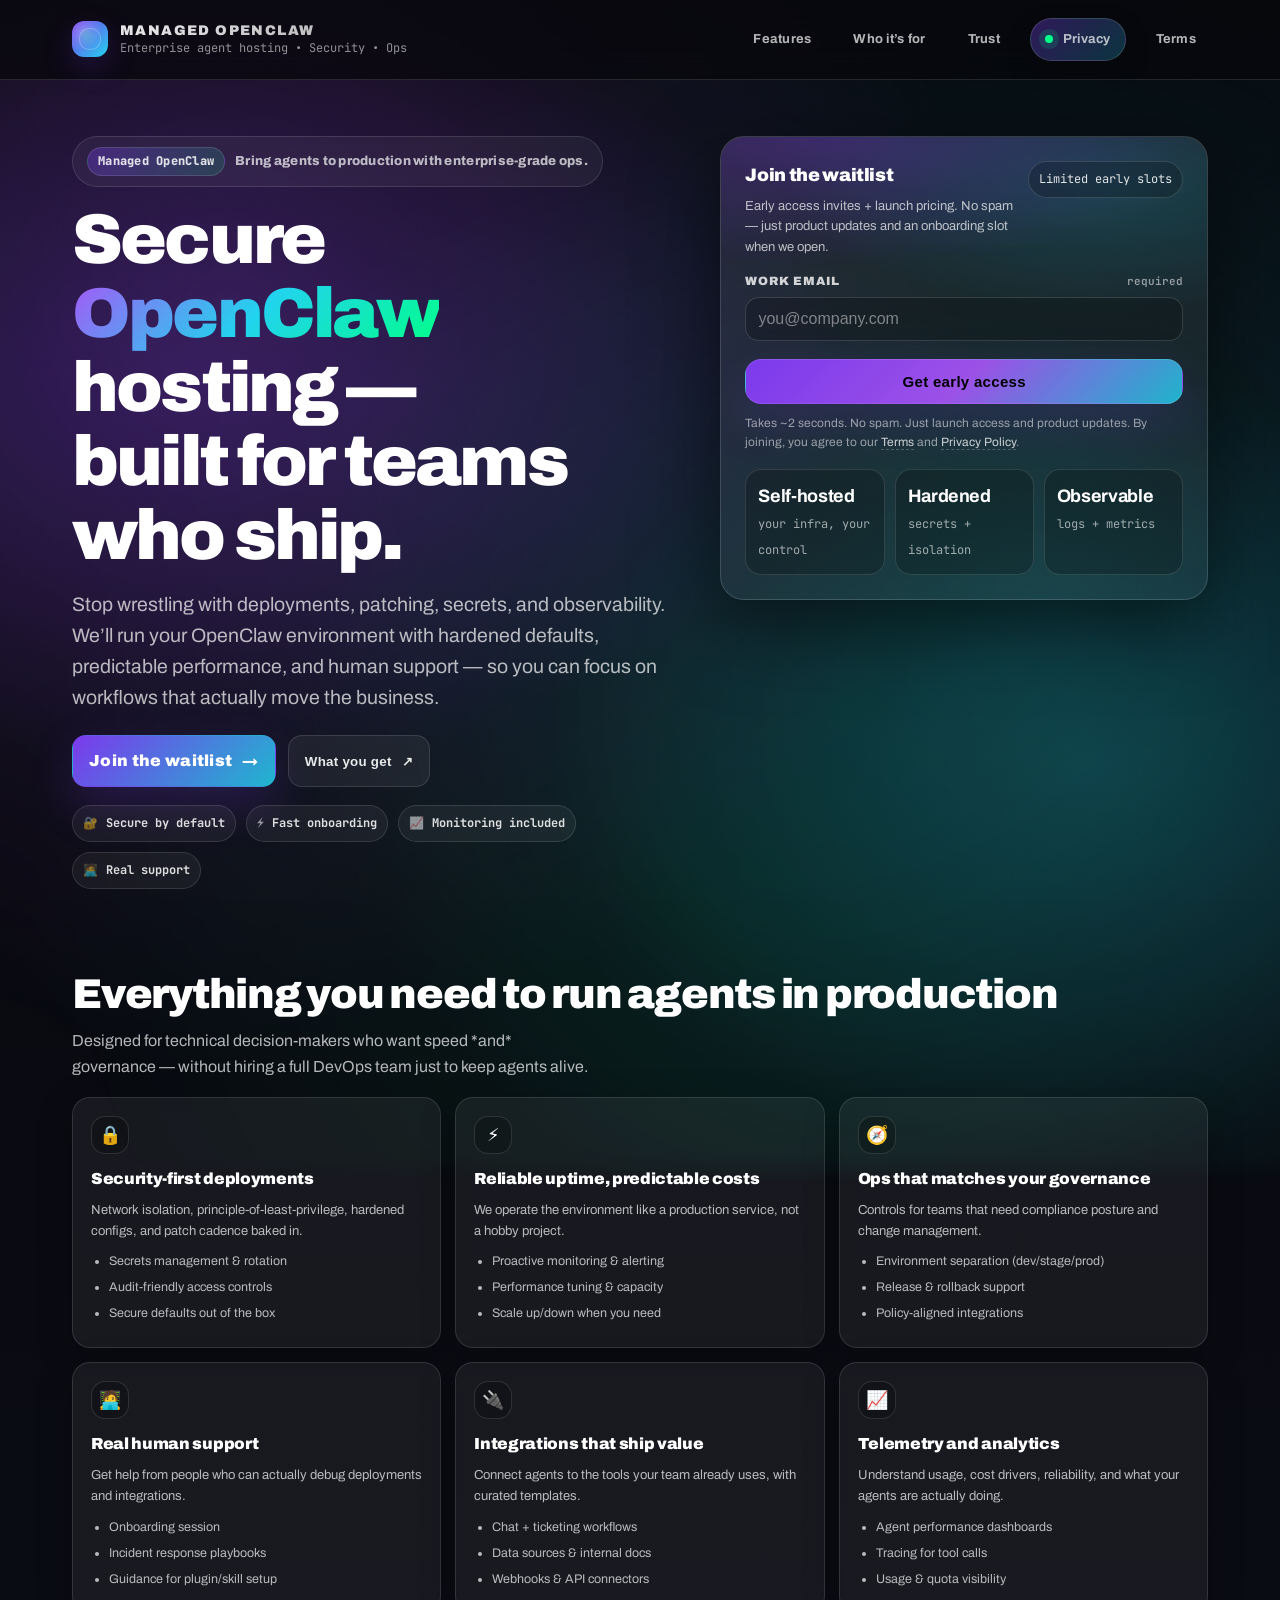
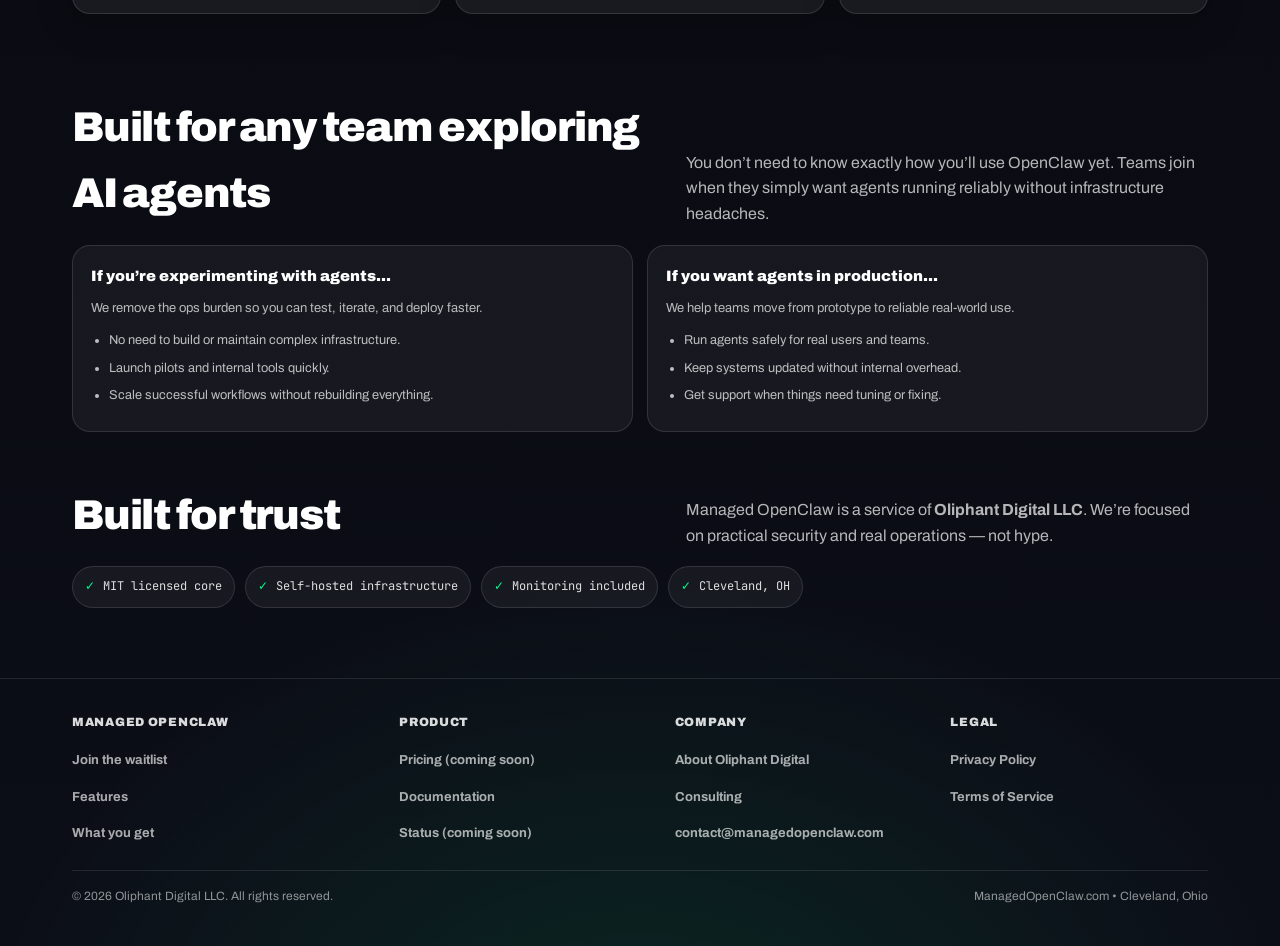
<file: index.htm>
<!DOCTYPE html> 
<html lang="en">
<head>
  <meta charset="UTF-8" />
  <meta name="viewport" content="width=device-width, initial-scale=1.0" />
  <title>Managed OpenClaw — Enterprise Agent Hosting</title>

  <!-- Fonts -->
  <link rel="preconnect" href="https://fonts.googleapis.com" />
  <link rel="preconnect" href="https://fonts.gstatic.com" crossorigin />
  <link href="https://fonts.googleapis.com/css2?family=Archivo:wght@400;600;700;900&family=JetBrains+Mono:wght@400;600&display=swap" rel="stylesheet" />

  <style>
    :root{
      --bg:#07080c;
      --bg2:#0c0e17;
      --card:rgba(255,255,255,.06);
      --card2:rgba(255,255,255,.08);
      --text:#ffffff;
      --muted:rgba(255,255,255,.70);
      --muted2:rgba(255,255,255,.55);
      --border:rgba(255,255,255,.12);
      --border2:rgba(255,255,255,.20);

      --purple:#7c3aed;
      --purple2:#a855f7;
      --cyan:#22d3ee;
      --mint:#00ff88;
      --amber:#fbbf24;

      --shadow: 0 24px 80px rgba(0,0,0,.55);
      --shadow2: 0 18px 50px rgba(124,58,237,.18);

      --radius: 18px;
      --radius2: 24px;
      --container: 1180px;
    }

    *{box-sizing:border-box;margin:0;padding:0}
    html{scroll-behavior:smooth}
    body{
      font-family:'Archivo', system-ui, -apple-system, Segoe UI, Roboto, sans-serif;
      background: radial-gradient(1200px 700px at 15% 15%, rgba(124,58,237,.25), transparent 55%),
                  radial-gradient(900px 650px at 85% 30%, rgba(34,211,238,.18), transparent 60%),
                  radial-gradient(1200px 900px at 50% 105%, rgba(0,255,136,.10), transparent 55%),
                  linear-gradient(180deg, var(--bg), var(--bg2));
      color:var(--text);
      line-height:1.6;
      overflow-x:hidden;
    }

    /* animated noise + glow */
    body:before{
      content:"";
      position:fixed;inset:-30%;
      background:
        radial-gradient(circle at 30% 40%, rgba(168,85,247,.18), transparent 45%),
        radial-gradient(circle at 70% 60%, rgba(34,211,238,.14), transparent 45%),
        radial-gradient(circle at 55% 80%, rgba(0,255,136,.08), transparent 45%);
      filter: blur(10px);
      animation: floatGlow 18s ease-in-out infinite;
      opacity:.9;
      z-index:-2;
    }
    @keyframes floatGlow{
      0%,100%{transform:translate3d(0,0,0) rotate(0deg)}
      50%{transform:translate3d(2%, -2%, 0) rotate(6deg)}
    }
    body:after{
      content:"";
      position:fixed;inset:0;
      background-image:url('data:image/svg+xml;utf8,<svg xmlns="http://www.w3.org/2000/svg" width="180" height="180"><filter id="n"><feTurbulence type="fractalNoise" baseFrequency=".7" numOctaves="3" stitchTiles="stitch"/></filter><rect width="180" height="180" filter="url(%23n)" opacity=".22"/></svg>');
      opacity:.08;
      mix-blend-mode: overlay;
      pointer-events:none;
      z-index:-1;
    }

    a{color:inherit}
    .container{max-width:var(--container);margin:0 auto;padding:0 22px}

    /* Top bar */
    header{
      position:sticky;top:0;z-index:50;
      backdrop-filter: blur(18px);
      background: rgba(7,8,12,.72);
      border-bottom:1px solid var(--border);
    }
    .topbar{
      display:flex;align-items:center;justify-content:space-between;
      padding:18px 0;
      gap:16px;
    }
    .brand{
      display:flex;align-items:center;gap:12px;
      text-decoration:none;
      min-width: 220px;
    }
    .mark{
      width:36px;height:36px;border-radius:12px;
      background: radial-gradient(circle at 30% 30%, rgba(255,255,255,.25), transparent 55%),
                  linear-gradient(135deg, var(--purple), var(--cyan));
      box-shadow: 0 10px 30px rgba(124,58,237,.22);
      position:relative;
    }
    .mark:before{
      content:"";
      position:absolute;inset:7px;
      border-radius:10px;
      border:1px solid rgba(255,255,255,.24);
      background: radial-gradient(circle at 30% 30%, rgba(0,255,136,.18), transparent 60%);
    }
    .brand-title{
      line-height:1.05;
    }
    .brand-title strong{
      display:block;
      font-size: 14px;
      letter-spacing:.10em;
      font-weight:900;
      text-transform:uppercase;
      background: linear-gradient(135deg, rgba(255,255,255,.92), rgba(255,255,255,.65));
      -webkit-background-clip:text;background-clip:text;
      -webkit-text-fill-color:transparent;
    }
    .brand-title span{
      display:block;
      font-family:'JetBrains Mono', ui-monospace, SFMono-Regular, Menlo, monospace;
      font-size:12px;
      color: var(--muted2);
      margin-top:4px;
      white-space:nowrap;
    }

    nav{
      display:flex;align-items:center;gap:18px;
      flex-wrap:wrap;
      justify-content:flex-end;
    }
    nav a{
      text-decoration:none;
      color: var(--muted);
      font-weight:700;
      font-size: 13px;
      letter-spacing:.02em;
      padding:10px 12px;
      border-radius:12px;
      transition: all .2s ease;
    }
    nav a:hover{
      color:#fff;
      background: rgba(255,255,255,.06);
      transform: translateY(-1px);
    }
    .nav-cta{
      display:flex;align-items:center;gap:10px;
      padding:10px 14px;
      border-radius: 999px;
      background: linear-gradient(135deg, rgba(124,58,237,.35), rgba(34,211,238,.22));
      border:1px solid rgba(255,255,255,.14);
      box-shadow: 0 10px 25px rgba(0,0,0,.25);
    }
    .dot{
      width:8px;height:8px;border-radius:50%;
      background: var(--mint);
      box-shadow: 0 0 0 6px rgba(0,255,136,.12);
      animation: pulse 1.8s ease-in-out infinite;
    }
    @keyframes pulse{
      0%,100%{transform:scale(1); box-shadow:0 0 0 6px rgba(0,255,136,.10)}
      50%{transform:scale(1.08); box-shadow:0 0 0 10px rgba(0,255,136,.07)}
    }

    /* Hero */
    .hero{
      padding: 56px 0 32px;
      position:relative;
    }

    .hero-grid{
      display:grid;
      grid-template-columns: 1.12fr .88fr;
      gap: 28px;
      align-items: start;
    }

    .kicker{
      display:inline-flex;align-items:center;gap:10px;
      padding:10px 14px;
      border-radius:999px;
      border:1px solid rgba(255,255,255,.12);
      background: rgba(255,255,255,.05);
      color: var(--muted);
      font-weight:800;
      font-size: 13px;
      letter-spacing:.02em;
      margin-bottom: 16px;
    }
    .kicker .pill{
      font-family:'JetBrains Mono', ui-monospace, Menlo, monospace;
      font-size:12px;
      padding:4px 10px;
      border-radius:999px;
      background: linear-gradient(135deg, rgba(124,58,237,.35), rgba(0,255,136,.14));
      border:1px solid rgba(255,255,255,.12);
      color: rgba(255,255,255,.85);
      white-space:nowrap;
    }

    h1{
      font-size: clamp(2.5rem, 5.5vw, 4.4rem);
      line-height:1.05;
      letter-spacing:-.04em;
      font-weight: 900;
      margin-bottom: 16px;
    }
    .grad{
      background: linear-gradient(135deg, var(--purple2), var(--cyan), var(--mint));
      -webkit-background-clip:text;background-clip:text;
      -webkit-text-fill-color:transparent;
    }

    .sub{
      color: var(--muted);
      font-size: clamp(1.05rem, 1.55vw, 1.22rem);
      max-width: 54ch;
      margin-bottom: 22px;
    }

    .hero-actions{
      display:flex;gap:12px;flex-wrap:wrap;
      margin-bottom: 18px;
    }

    .btn{
      display:inline-flex;align-items:center;justify-content:center;gap:10px;
      text-decoration:none;
      border-radius: 14px;
      padding: 12px 16px;
      font-weight: 900;
      letter-spacing:.02em;
      border: 1px solid transparent;
      transition: transform .18s ease, box-shadow .18s ease, background .18s ease, border-color .18s ease;
      user-select:none;
      cursor:pointer;
      white-space:nowrap;
    }
    .btn-primary{
      background: linear-gradient(135deg, rgba(124,58,237,1), rgba(34,211,238,.85));
      box-shadow: 0 18px 45px rgba(124,58,237,.22);
    }
    .btn-primary:hover{transform: translateY(-2px); box-shadow: 0 24px 55px rgba(124,58,237,.28)}
    .btn-secondary{
      background: rgba(255,255,255,.06);
      border-color: rgba(255,255,255,.12);
      color: rgba(255,255,255,.90);
    }
    .btn-secondary:hover{transform: translateY(-2px); background: rgba(255,255,255,.08); border-color: rgba(255,255,255,.18)}

    .microproof{
      display:flex;
      gap: 10px;
      flex-wrap:wrap;
      align-items:center;
      color: var(--muted2);
      font-family:'JetBrains Mono', ui-monospace, Menlo, monospace;
      font-size: 12px;
      margin-top: 10px;
    }
    .microproof .chip{
      border: 1px solid rgba(255,255,255,.12);
      background: rgba(255,255,255,.05);
      padding: 8px 10px;
      border-radius: 999px;
      display:inline-flex;
      gap:8px;
      align-items:center;
    }
    .microproof .chip b{color: rgba(255,255,255,.86); font-weight:700}

    /* Right column: signup card */
    .card{
      background: linear-gradient(180deg, rgba(255,255,255,.08), rgba(255,255,255,.05));
      border: 1px solid rgba(255,255,255,.14);
      border-radius: var(--radius2);
      box-shadow: var(--shadow);
      overflow:hidden;
      position:relative;
    }
    .card:before{
      content:"";
      position:absolute;inset:-2px;
      background: radial-gradient(700px 220px at 20% 0%, rgba(124,58,237,.35), transparent 60%),
                  radial-gradient(600px 240px at 80% 10%, rgba(34,211,238,.20), transparent 55%);
      opacity:.9;
      z-index:0;
    }
    .card-inner{position:relative;z-index:1;padding:24px}

    .card-top{
      display:flex;align-items:flex-start;justify-content:space-between;gap:12px;
      margin-bottom: 14px;
    }
    .card-top h3{
      font-size: 18px;
      font-weight: 900;
      letter-spacing:-.02em;
    }
    .card-top p{
      margin-top: 6px;
      color: var(--muted);
      font-size: 13px;
      max-width: 40ch;
    }
    .mini-badge{
      font-family:'JetBrains Mono', ui-monospace, Menlo, monospace;
      font-size: 12px;
      color: rgba(255,255,255,.88);
      padding: 8px 10px;
      border-radius: 999px;
      border: 1px solid rgba(255,255,255,.14);
      background: rgba(0,0,0,.22);
      white-space:nowrap;
    }

    .success{
      display:none;
      border-radius: 14px;
      padding: 12px 14px;
      margin-bottom: 12px;
      background: linear-gradient(135deg, rgba(0,255,136,.16), rgba(34,211,238,.10));
      border:1px solid rgba(0,255,136,.30);
      color: rgba(255,255,255,.92);
      font-weight: 800;
      animation: drop .25s ease;
    }
    .success.active{display:block}
    @keyframes drop{from{opacity:0;transform:translateY(-8px)}to{opacity:1;transform:translateY(0)}}

    form{margin-top: 8px}
    .field{margin: 12px 0}
    label{
      display:flex;
      align-items:center;
      justify-content:space-between;
      gap:10px;
      margin-bottom: 6px;
      font-size: 12px;
      font-weight: 900;
      letter-spacing:.08em;
      text-transform: uppercase;
      color: rgba(255,255,255,.80);
    }
    .hint{
      font-family:'JetBrains Mono', ui-monospace, Menlo, monospace;
      font-size: 11px;
      color: rgba(255,255,255,.55);
      letter-spacing:0;
      text-transform:none;
      font-weight:600;
      white-space:nowrap;
    }

    input, select{
      width:100%;
      padding: 12px 12px;
      border-radius: 14px;
      border: 1px solid rgba(255,255,255,.14);
      background: rgba(0,0,0,.22);
      color: rgba(255,255,255,.92);
      font-size: 16px;
      outline:none;
      transition: border-color .2s ease, box-shadow .2s ease, transform .2s ease;
    }
    input::placeholder{color: rgba(255,255,255,.45)}
    input:focus, select:focus{
      border-color: rgba(34,211,238,.55);
      box-shadow: 0 0 0 4px rgba(34,211,238,.10);
    }

    .row{
      display:grid;
      grid-template-columns: 1fr 1fr;
      gap: 12px;
    }

    .submit{
      width:100%;
      margin-top: 6px;
      padding: 13px 16px;
      border-radius: 16px;
      font-size: 15px;
      font-weight: 900;
      letter-spacing:.02em;
      border: 1px solid rgba(255,255,255,.10);
      background: linear-gradient(135deg, rgba(124,58,237,1), rgba(168,85,247,.92), rgba(34,211,238,.82));
      box-shadow: var(--shadow2);
      cursor:pointer;
      transition: transform .18s ease, box-shadow .18s ease, opacity .18s ease;
    }
    .submit:hover{transform: translateY(-2px); box-shadow: 0 22px 55px rgba(124,58,237,.25)}
    .submit:disabled{opacity:.75; cursor:not-allowed; transform:none}

    .fineprint{
      margin-top: 10px;
      color: rgba(255,255,255,.55);
      font-size: 12px;
    }
    .fineprint a{color: rgba(255,255,255,.78); text-decoration:none; border-bottom:1px dashed rgba(255,255,255,.22)}
    .fineprint a:hover{color:#fff; border-bottom-color: rgba(255,255,255,.45)}

    .statbar{
      display:flex;
      gap:10px;
      flex-wrap:wrap;
      margin-top: 16px;
    }
    .stat{
      flex: 1 1 120px;
      background: rgba(0,0,0,.22);
      border: 1px solid rgba(255,255,255,.12);
      border-radius: 16px;
      padding: 12px;
    }
    .stat b{
      display:block;
      font-size: 18px;
      letter-spacing:-.02em;
    }
    .stat span{
      color: rgba(255,255,255,.60);
      font-size: 12px;
      font-family:'JetBrains Mono', ui-monospace, Menlo, monospace;
    }

    /* Features */
    section{
      padding: 40px 0;
    }
    .section-title{
      display:flex;align-items:flex-end;justify-content:space-between;gap:16px;
      margin-bottom: 18px;
    }
    .section-title h2{
      font-size: clamp(1.8rem, 3.5vw, 2.6rem);
      font-weight: 900;
      letter-spacing:-.03em;
    }
    .section-title p{
      color: var(--muted);
      max-width: 58ch;
    }

    .grid{
      display:grid;
      grid-template-columns: repeat(3, 1fr);
      gap: 14px;
    }
    .feat{
      background: rgba(255,255,255,.06);
      border: 1px solid rgba(255,255,255,.12);
      border-radius: var(--radius);
      padding: 18px;
      box-shadow: 0 10px 35px rgba(0,0,0,.25);
      transition: transform .18s ease, border-color .18s ease, background .18s ease;
      position:relative;
      overflow:hidden;
      min-height: 160px;
    }
    .feat:before{
      content:"";
      position:absolute; inset:-1px;
      background: radial-gradient(400px 150px at 10% 0%, rgba(124,58,237,.22), transparent 55%),
                  radial-gradient(350px 140px at 90% 0%, rgba(34,211,238,.14), transparent 58%);
      opacity:.0;
      transition: opacity .18s ease;
      pointer-events:none;
    }
    .feat:hover{
      transform: translateY(-3px);
      border-color: rgba(255,255,255,.22);
      background: rgba(255,255,255,.07);
    }
    .feat:hover:before{opacity:1}
    .feat .icon{
      width:38px;height:38px;border-radius: 14px;
      display:grid;place-items:center;
      background: rgba(0,0,0,.22);
      border: 1px solid rgba(255,255,255,.12);
      margin-bottom: 12px;
      font-size: 18px;
    }
    .feat h3{
      font-size: 16px;
      font-weight: 900;
      letter-spacing:-.02em;
      margin-bottom: 8px;
    }
    .feat p{color: var(--muted); font-size: 13px}
    .feat ul{margin-top:10px; padding-left: 18px; color: rgba(255,255,255,.70); font-size: 12.5px}
    .feat li{margin: 6px 0}

    /* Who it's for */
    .persona{
      display:grid;
      grid-template-columns: 1fr 1fr;
      gap: 14px;
    }
    .persona .box{
      border-radius: var(--radius);
      border: 1px solid rgba(255,255,255,.12);
      background: rgba(255,255,255,.05);
      padding: 18px;
    }
    .persona h3{
      font-size: 15px;
      font-weight: 900;
      margin-bottom: 10px;
    }
    .persona p{color: var(--muted); font-size: 13px}
    .bullets{margin-top: 12px; padding-left: 18px; color: rgba(255,255,255,.72); font-size: 12.8px}
    .bullets li{margin: 7px 0}

    /* Trust */
    .trust{
      padding: 10px 0 40px;
    }
    .trustbar{
      display:flex;
      gap: 10px;
      flex-wrap:wrap;
    }
    .badge{
      font-family:'JetBrains Mono', ui-monospace, Menlo, monospace;
      font-size: 12px;
      color: rgba(255,255,255,.86);
      border: 1px solid rgba(255,255,255,.12);
      background: rgba(255,255,255,.05);
      padding: 10px 12px;
      border-radius: 999px;
      display:inline-flex;align-items:center;gap:8px;
    }
    .badge i{font-style:normal;color: var(--mint)}

    /* Footer */
    footer{
      border-top: 1px solid rgba(255,255,255,.10);
      padding: 34px 0 40px;
      margin-top: 30px;
    }
    .footergrid{
      display:grid;
      grid-template-columns: 1.2fr 1fr 1fr 1fr;
      gap: 18px;
      align-items:start;
    }
    .foot h4{
      font-weight: 900;
      letter-spacing:.06em;
      text-transform: uppercase;
      font-size: 12px;
      color: rgba(255,255,255,.85);
      margin-bottom: 10px;
    }
    .foot a{
      display:block;
      text-decoration:none;
      color: rgba(255,255,255,.65);
      font-weight: 700;
      font-size: 13px;
      padding: 8px 0;
      transition: color .18s ease;
    }
    .foot a:hover{color:#fff}

    .legal{
      margin-top: 18px;
      display:flex;
      justify-content:space-between;
      gap: 12px;
      flex-wrap:wrap;
      color: rgba(255,255,255,.55);
      font-size: 12px;
      border-top: 1px solid rgba(255,255,255,.10);
      padding-top: 16px;
    }

    /* Modal */
    .modal{
      display:none;
      position:fixed;inset:0;
      background: rgba(0,0,0,.75);
      backdrop-filter: blur(10px);
      z-index: 200;
      padding: 26px;
      overflow:auto;
    }
    .modal.active{display:flex;align-items:center;justify-content:center;animation: fade .18s ease}
    @keyframes fade{from{opacity:0}to{opacity:1}}

    .modalbox{
      width:min(920px, 100%);
      background: rgba(10,12,18,.92);
      border: 1px solid rgba(255,255,255,.14);
      border-radius: 22px;
      box-shadow: var(--shadow);
      overflow:hidden;
      position:relative;
    }
    .modalbox:before{
      content:"";
      position:absolute;inset:-2px;
      background: radial-gradient(800px 280px at 10% 0%, rgba(124,58,237,.35), transparent 60%),
                  radial-gradient(800px 280px at 90% 0%, rgba(34,211,238,.22), transparent 60%);
      opacity:.9;
      pointer-events:none;
    }
    .modalinner{position:relative;padding: 22px 22px 18px}
    .modalhead{
      display:flex;align-items:flex-start;justify-content:space-between;gap: 12px;
      padding-bottom: 12px;
      border-bottom: 1px solid rgba(255,255,255,.10);
    }
    .modalhead h2{font-size: 18px;font-weight: 900; letter-spacing:-.02em}
    .close{
      background: rgba(255,255,255,.06);
      border: 1px solid rgba(255,255,255,.12);
      color: rgba(255,255,255,.85);
      width: 40px;height: 40px;
      border-radius: 14px;
      cursor:pointer;
      transition: transform .18s ease, background .18s ease, border-color .18s ease;
      font-size: 20px;
      line-height: 0;
    }
    .close:hover{transform: translateY(-2px); background: rgba(255,255,255,.08); border-color: rgba(255,255,255,.20)}

    .modalcontent{
      padding-top: 14px;
      color: rgba(255,255,255,.70);
      line-height: 1.8;
    }
    .modalcontent h3{
      color: rgba(255,255,255,.90);
      margin: 16px 0 8px;
      font-size: 14px;
      font-weight: 900;
      letter-spacing:.06em;
      text-transform: uppercase;
    }
    .modalcontent ul{margin: 8px 0 12px 18px}
    .modalcontent li{margin: 7px 0}
    .modalcontent a{color: rgba(34,211,238,.95); text-decoration:none; border-bottom: 1px dashed rgba(34,211,238,.35)}
    .modalcontent a:hover{color:#fff; border-bottom-color: rgba(255,255,255,.35)}

    /* Responsive */
    @media (max-width: 980px){
      .hero-grid{grid-template-columns: 1fr;}
      .brand{min-width:unset}
      .grid{grid-template-columns: 1fr 1fr}
      .footergrid{grid-template-columns: 1fr 1fr}
    }
    @media (max-width: 640px){
      nav{gap:10px}
      nav a{padding:10px 10px}
      .row{grid-template-columns: 1fr}
      .grid{grid-template-columns: 1fr}
      .persona{grid-template-columns: 1fr}
    }

    /* Reduced motion */
    @media (prefers-reduced-motion: reduce){
      *{scroll-behavior:auto !important; animation:none !important; transition:none !important}
      body:before{display:none}
    }
  </style>
</head>
<body>
  <header>
    <div class="container">
      <div class="topbar">
        <a class="brand" href="#top">
          <div class="mark" aria-hidden="true"></div>
          <div class="brand-title">
            <strong>Managed OpenClaw</strong>
            <span>Enterprise agent hosting • Security • Ops</span>
          </div>
        </a>

        <nav>
          <a href="#features">Features</a>
          <a href="#who">Who it’s for</a>
          <a href="#trust">Trust</a>
          <a href="#" class="nav-cta" onclick="openModal('privacy'); return false;">
            <span class="dot" aria-hidden="true"></span>
            Privacy
          </a>
          <a href="#" onclick="openModal('terms'); return false;">Terms</a>
        </nav>
      </div>
    </div>
  </header>

  <main id="top" class="container">
    <section class="hero">
      <div class="hero-grid">
        <!-- Left: message -->
        <div>
          <div class="kicker">
            <span class="pill">Managed OpenClaw</span>
            <span>Bring agents to production with enterprise-grade ops.</span>
          </div>

          <h1>
            Secure <span class="grad">OpenClaw</span> hosting —
            <br />
            built for teams who ship.
          </h1>

          <p class="sub">
            Stop wrestling with deployments, patching, secrets, and observability. We’ll run your OpenClaw environment with
            hardened defaults, predictable performance, and human support — so you can focus on workflows that actually move the business.
          </p>

          <div class="hero-actions">
            <a class="btn btn-primary" href="#waitlist">Join the waitlist <span aria-hidden="true">→</span></a>
            <button class="btn btn-secondary" onclick="openModal('what');">What you get <span aria-hidden="true">↗</span></button>
          </div>

          <div class="microproof" aria-label="quick proof points">
            <span class="chip">🔐 <b>Secure by default</b></span>
            <span class="chip">⚡ <b>Fast onboarding</b></span>
            <span class="chip">📈 <b>Monitoring included</b></span>
            <span class="chip">🧑‍💻 <b>Real support</b></span>
          </div>
        </div>

        <!-- Right: signup -->
        <aside class="card" id="waitlist" aria-label="waitlist signup">
          <div class="card-inner">
            <div class="card-top">
              <div>
                <h3>Join the waitlist</h3>
                <p>Early access invites + launch pricing. No spam — just product updates and an onboarding slot when we open.</p>
              </div>
              <div class="mini-badge">Limited early slots</div>
            </div>

            <div class="success" id="successMessage" role="status" aria-live="polite">
              ✅ You’re on the list. We’ll email you when early access opens.
            </div>

            <form id="signupForm" action="https://formspree.io/f/mykplbdd" method="POST" onsubmit="handleSubmit(event)">
              <!-- Optional: makes emails easier to filter in Formspree/email -->
              <input type="hidden" name="_subject" value="Managed OpenClaw — Waitlist signup" />
              <input type="hidden" name="source" value="managedopenclaw.com" />

              <div class="field">
                <label for="email">Work email <span class="hint">required</span></label>
                <input
                  id="email"
                  name="email"
                  type="email"
                  required
                  placeholder="you@company.com"
                  autocomplete="email"
                  inputmode="email"
                />
              </div>

              <!-- Honeypot (spam trap): humans won't see/fill this -->
              <input
                type="text"
                name="_gotcha"
                tabindex="-1"
                autocomplete="off"
                aria-hidden="true"
                style="position:absolute;left:-5000px;top:auto;width:1px;height:1px;overflow:hidden;"
              />

              <button class="submit" id="submitBtn" type="submit">Get early access</button>

              <p class="fineprint">
                Takes ~2 seconds. No spam. Just launch access and product updates.
                By joining, you agree to our
                <a href="#" onclick="openModal('terms'); return false;">Terms</a>
                and
                <a href="#" onclick="openModal('privacy'); return false;">Privacy Policy</a>.
              </p>
            </form>

            <div class="statbar" aria-label="quick stats">
              <div class="stat"><b>Self-hosted</b><span>your infra, your control</span></div>
              <div class="stat"><b>Hardened</b><span>secrets + isolation</span></div>
              <div class="stat"><b>Observable</b><span>logs + metrics</span></div>
            </div>
          </div>
        </aside>
      </div>
    </section>

    <section id="features">
      <div class="section-title">
        <div>
          <h2>Everything you need to run agents in production</h2>
          <p>Designed for technical decision-makers who want speed *and* governance — without hiring a full DevOps team just to keep agents alive.</p>
        </div>
      </div>

      <div class="grid">
        <div class="feat">
          <div class="icon">🔒</div>
          <h3>Security-first deployments</h3>
          <p>Network isolation, principle-of-least-privilege, hardened configs, and patch cadence baked in.</p>
          <ul>
            <li>Secrets management & rotation</li>
            <li>Audit-friendly access controls</li>
            <li>Secure defaults out of the box</li>
          </ul>
        </div>

        <div class="feat">
          <div class="icon">⚡</div>
          <h3>Reliable uptime, predictable costs</h3>
          <p>We operate the environment like a production service, not a hobby project.</p>
          <ul>
            <li>Proactive monitoring & alerting</li>
            <li>Performance tuning & capacity</li>
            <li>Scale up/down when you need</li>
          </ul>
        </div>

        <div class="feat">
          <div class="icon">🧭</div>
          <h3>Ops that matches your governance</h3>
          <p>Controls for teams that need compliance posture and change management.</p>
          <ul>
            <li>Environment separation (dev/stage/prod)</li>
            <li>Release & rollback support</li>
            <li>Policy-aligned integrations</li>
          </ul>
        </div>

        <div class="feat">
          <div class="icon">🧑‍💻</div>
          <h3>Real human support</h3>
          <p>Get help from people who can actually debug deployments and integrations.</p>
          <ul>
            <li>Onboarding session</li>
            <li>Incident response playbooks</li>
            <li>Guidance for plugin/skill setup</li>
          </ul>
        </div>

        <div class="feat">
          <div class="icon">🔌</div>
          <h3>Integrations that ship value</h3>
          <p>Connect agents to the tools your team already uses, with curated templates.</p>
          <ul>
            <li>Chat + ticketing workflows</li>
            <li>Data sources & internal docs</li>
            <li>Webhooks & API connectors</li>
          </ul>
        </div>

        <div class="feat">
          <div class="icon">📈</div>
          <h3>Telemetry and analytics</h3>
          <p>Understand usage, cost drivers, reliability, and what your agents are actually doing.</p>
          <ul>
            <li>Agent performance dashboards</li>
            <li>Tracing for tool calls</li>
            <li>Usage & quota visibility</li>
          </ul>
        </div>
      </div>
    </section>

    <section id="who">
      <div class="section-title">
        <h2>Built for any team exploring AI agents</h2>
        <p>You don’t need to know exactly how you’ll use OpenClaw yet. Teams join when they simply want agents running reliably without infrastructure headaches.</p>
      </div>

      <div class="persona">
        <div class="box">
          <h3>If you’re experimenting with agents…</h3>
          <p>We remove the ops burden so you can test, iterate, and deploy faster.</p>
          <ul class="bullets">
            <li>No need to build or maintain complex infrastructure.</li>
            <li>Launch pilots and internal tools quickly.</li>
            <li>Scale successful workflows without rebuilding everything.</li>
          </ul>
        </div>

        <div class="box">
          <h3>If you want agents in production…</h3>
          <p>We help teams move from prototype to reliable real-world use.</p>
          <ul class="bullets">
            <li>Run agents safely for real users and teams.</li>
            <li>Keep systems updated without internal overhead.</li>
            <li>Get support when things need tuning or fixing.</li>
          </ul>
        </div>
      </div>
    </section>

    <section class="trust" id="trust">
      <div class="section-title">
        <h2>Built for trust</h2>
        <p>Managed OpenClaw is a service of <strong>Oliphant Digital LLC</strong>. We’re focused on practical security and real operations — not hype.</p>
      </div>

      <div class="trustbar">
        <div class="badge"><i>✓</i> MIT licensed core</div>
        <div class="badge"><i>✓</i> Self-hosted infrastructure</div>
        <div class="badge"><i>✓</i> Monitoring included</div>
        <div class="badge"><i>✓</i> Cleveland, OH</div>
      </div>
    </section>
  </main>

  <footer>
    <div class="container">
      <div class="footergrid">
        <div class="foot">
          <h4>Managed OpenClaw</h4>
          <a href="#waitlist">Join the waitlist</a>
          <a href="#features">Features</a>
          <a href="#" onclick="openModal('what'); return false;">What you get</a>
        </div>

        <div class="foot">
          <h4>Product</h4>
          <a href="#">Pricing (coming soon)</a>
          <a href="#">Documentation</a>
          <a href="#">Status (coming soon)</a>
        </div>

        <div class="foot">
          <h4>Company</h4>
          <a href="#">About Oliphant Digital</a>
          <a href="https://clawconsultant.com" target="_blank" rel="noreferrer">Consulting</a>
          <a href="mailto:contact@managedopenclaw.com">contact@managedopenclaw.com</a>
        </div>

        <div class="foot">
          <h4>Legal</h4>
          <a href="#" onclick="openModal('privacy'); return false;">Privacy Policy</a>
          <a href="#" onclick="openModal('terms'); return false;">Terms of Service</a>
        </div>
      </div>

      <div class="legal">
        <div>© <span id="year"></span> Oliphant Digital LLC. All rights reserved.</div>
        <div>ManagedOpenClaw.com • Cleveland, Ohio</div>
      </div>
    </div>
  </footer>

  <!-- Modal: What you get -->
  <div class="modal" id="whatModal" role="dialog" aria-modal="true" aria-labelledby="whatTitle">
    <div class="modalbox">
      <div class="modalinner">
        <div class="modalhead">
          <div>
            <h2 id="whatTitle">What you get with Managed OpenClaw</h2>
            <div style="color: rgba(255,255,255,.55); font-family: 'JetBrains Mono', ui-monospace, Menlo, monospace; font-size: 12px; margin-top: 6px;">A managed path from prototype → production</div>
          </div>
          <button class="close" onclick="closeModal('what')" aria-label="Close">×</button>
        </div>

        <div class="modalcontent">
          <p>
            This page is a waitlist for a managed OpenClaw offering.
            When we launch, early customers get onboarding, hardened deployment defaults, and an operational setup you can trust.
          </p>

          <h3>Included at launch</h3>
          <ul>
            <li>Production-grade hosting + lifecycle management</li>
            <li>Secrets, access control, and isolation guardrails</li>
            <li>Monitoring, alerting, and basic analytics</li>
            <li>Human support for onboarding and incidents</li>
          </ul>

          <h3>What we don’t do</h3>
          <ul>
            <li>We don’t sell your data.</li>
            <li>We don’t make you guess how the system is configured.</li>
            <li>We don’t add bloat — just the ops and security you need.</li>
          </ul>

          <p>
            Have an edge-case environment or special constraints? Join the list — we’ll follow up and learn what you need.
          </p>
        </div>
      </div>
    </div>
  </div>

  <!-- Privacy Policy Modal -->
  <div class="modal" id="privacyModal" role="dialog" aria-modal="true" aria-labelledby="privacyTitle">
    <div class="modalbox">
      <div class="modalinner">
        <div class="modalhead">
          <h2 id="privacyTitle">Privacy Policy</h2>
          <button class="close" onclick="closeModal('privacy')" aria-label="Close">×</button>
        </div>

        <div class="modalcontent">
          <p><strong>Effective Date:</strong> February 2026</p>

          <h3>1. What we collect</h3>
          <ul>
            <li>Email address (required)</li>
            <li>Basic technical data (e.g., IP address and user agent) for security/anti-abuse</li>
          </ul>

          <h3>2. How we use it</h3>
          <ul>
            <li>To notify you about launch and early access</li>
            <li>To keep the site secure and prevent abuse</li>
          </ul>

          <h3>3. Sharing</h3>
          <p>We do not sell your information. We may share it only with service providers needed to operate the site (e.g., email delivery), under contract.</p>

          <h3>4. Your choices</h3>
          <p>You can request deletion or opt out of emails anytime by contacting <a href="mailto:contact@managedopenclaw.com">contact@managedopenclaw.com</a>.</p>
        </div>
      </div>
    </div>
  </div>

  <!-- Terms of Service Modal -->
  <div class="modal" id="termsModal" role="dialog" aria-modal="true" aria-labelledby="termsTitle">
    <div class="modalbox">
      <div class="modalinner">
        <div class="modalhead">
          <h2 id="termsTitle">Terms of Service</h2>
          <button class="close" onclick="closeModal('terms')" aria-label="Close">×</button>
        </div>

        <div class="modalcontent">
          <p><strong>Effective Date:</strong> February 2026</p>

          <h3>1. Waitlist only</h3>
          <p>This website currently provides waitlist registration and information. Joining does not guarantee access or specific pricing/features.</p>

          <h3>2. Acceptable use</h3>
          <ul>
            <li>Don’t submit false information.</li>
            <li>Don’t attempt to disrupt or probe the site.</li>
            <li>Don’t harvest data about other users.</li>
          </ul>

          <h3>3. Warranty disclaimer</h3>
          <p>The site is provided “as is” without warranties of any kind to the fullest extent allowed by law.</p>

          <h3>4. Contact</h3>
          <p>Questions: <a href="mailto:contact@managedopenclaw.com">contact@managedopenclaw.com</a></p>
        </div>
      </div>
    </div>
  </div>

  <script>
    // Year
    document.getElementById('year').textContent = new Date().getFullYear();

    // Modal controls
    function openModal(type){
      const id = type + 'Modal';
      const modal = document.getElementById(id);
      if(!modal) return;
      modal.classList.add('active');
      document.body.style.overflow='hidden';
      // basic focus
      const btn = modal.querySelector('button, a, input, select, textarea');
      if(btn) setTimeout(()=>btn.focus(), 0);
    }
    function closeModal(type){
      const id = type + 'Modal';
      const modal = document.getElementById(id);
      if(!modal) return;
      modal.classList.remove('active');
      document.body.style.overflow='auto';
    }

    // close on backdrop click
    document.addEventListener('click', (e)=>{
      const modal = e.target.closest('.modal');
      if(modal && e.target === modal){
        modal.classList.remove('active');
        document.body.style.overflow='auto';
      }
    });

    // close on Escape
    document.addEventListener('keydown', (e)=>{
      if(e.key === 'Escape'){
        document.querySelectorAll('.modal.active').forEach(m=>m.classList.remove('active'));
        document.body.style.overflow='auto';
      }
    });

    // Form submission (Formspree) — optimized for low friction + clear feedback
    async function handleSubmit(event){
      event.preventDefault();
      const form = event.target;
      const emailEl = form.querySelector('#email');
      const email = (emailEl?.value || '').trim();

      if(!email){
        emailEl?.focus();
        return;
      }

      const btn = document.getElementById('submitBtn');
      const msg = document.getElementById('successMessage');

      const originalBtnText = btn ? btn.textContent : 'Get early access';
      if(btn){
        btn.disabled = true;
        btn.textContent = 'Adding you…';
      }

      try{
        const formData = new FormData(form);

        const res = await fetch(form.action, {
          method: form.method || 'POST',
          body: formData,
          headers: { 'Accept': 'application/json' }
        });

        if(res.ok){
          msg.textContent = '✅ You’re on the list. We’ll email you when early access opens.';
          msg.classList.add('active');
          form.reset();
          setTimeout(()=>msg.classList.remove('active'), 7000);
        } else {
          let data = null;
          try { data = await res.json(); } catch (_) {}
          msg.textContent = (data && data.errors && data.errors.length)
            ? '⚠️ Please check your email and try again.'
            : '⚠️ Something went wrong. Please try again.';
          msg.classList.add('active');
          setTimeout(()=>msg.classList.remove('active'), 7000);
        }
      } catch (err){
        console.error('Form submission failed:', err);
        msg.textContent = '⚠️ Network error. Please try again.';
        msg.classList.add('active');
        setTimeout(()=>msg.classList.remove('active'), 7000);
      } finally {
        if(btn){
          btn.disabled = false;
          btn.textContent = originalBtnText;
        }
      }
    }
  </script>
</body>
</html>
</file>
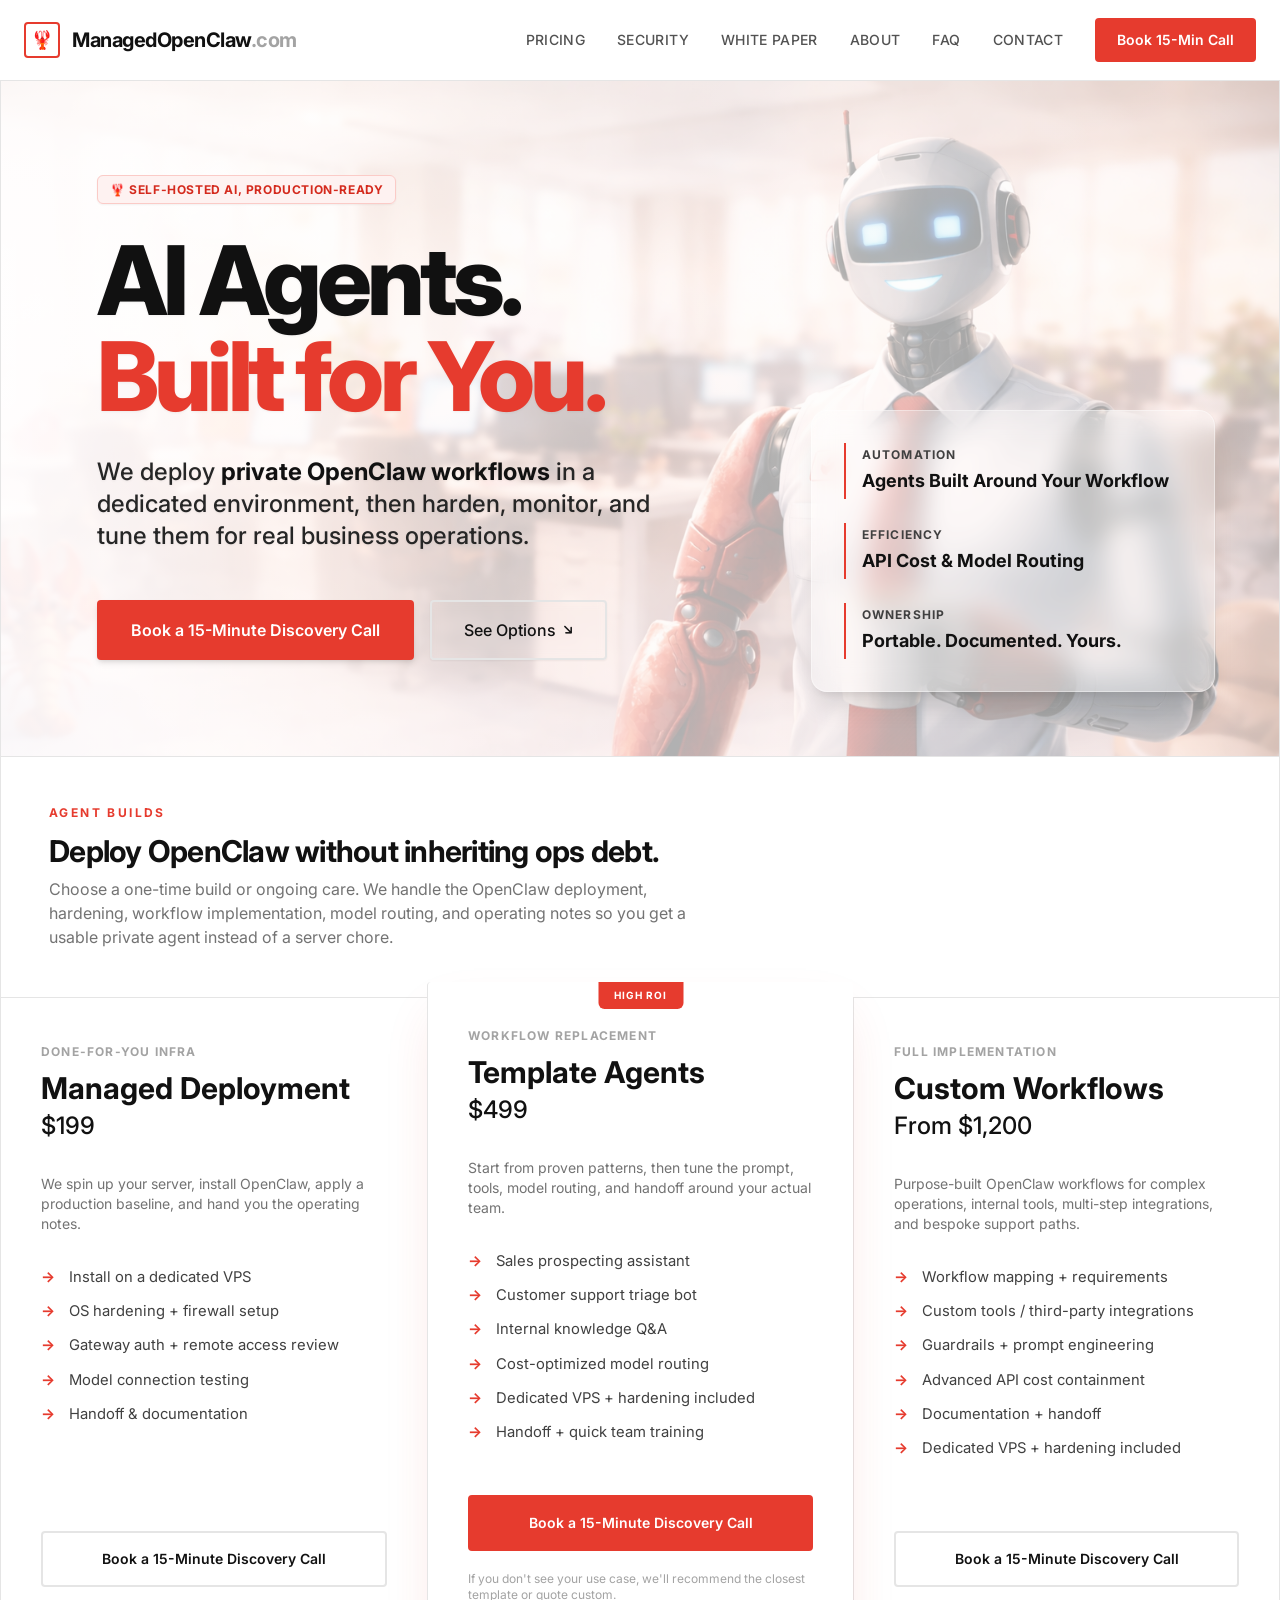
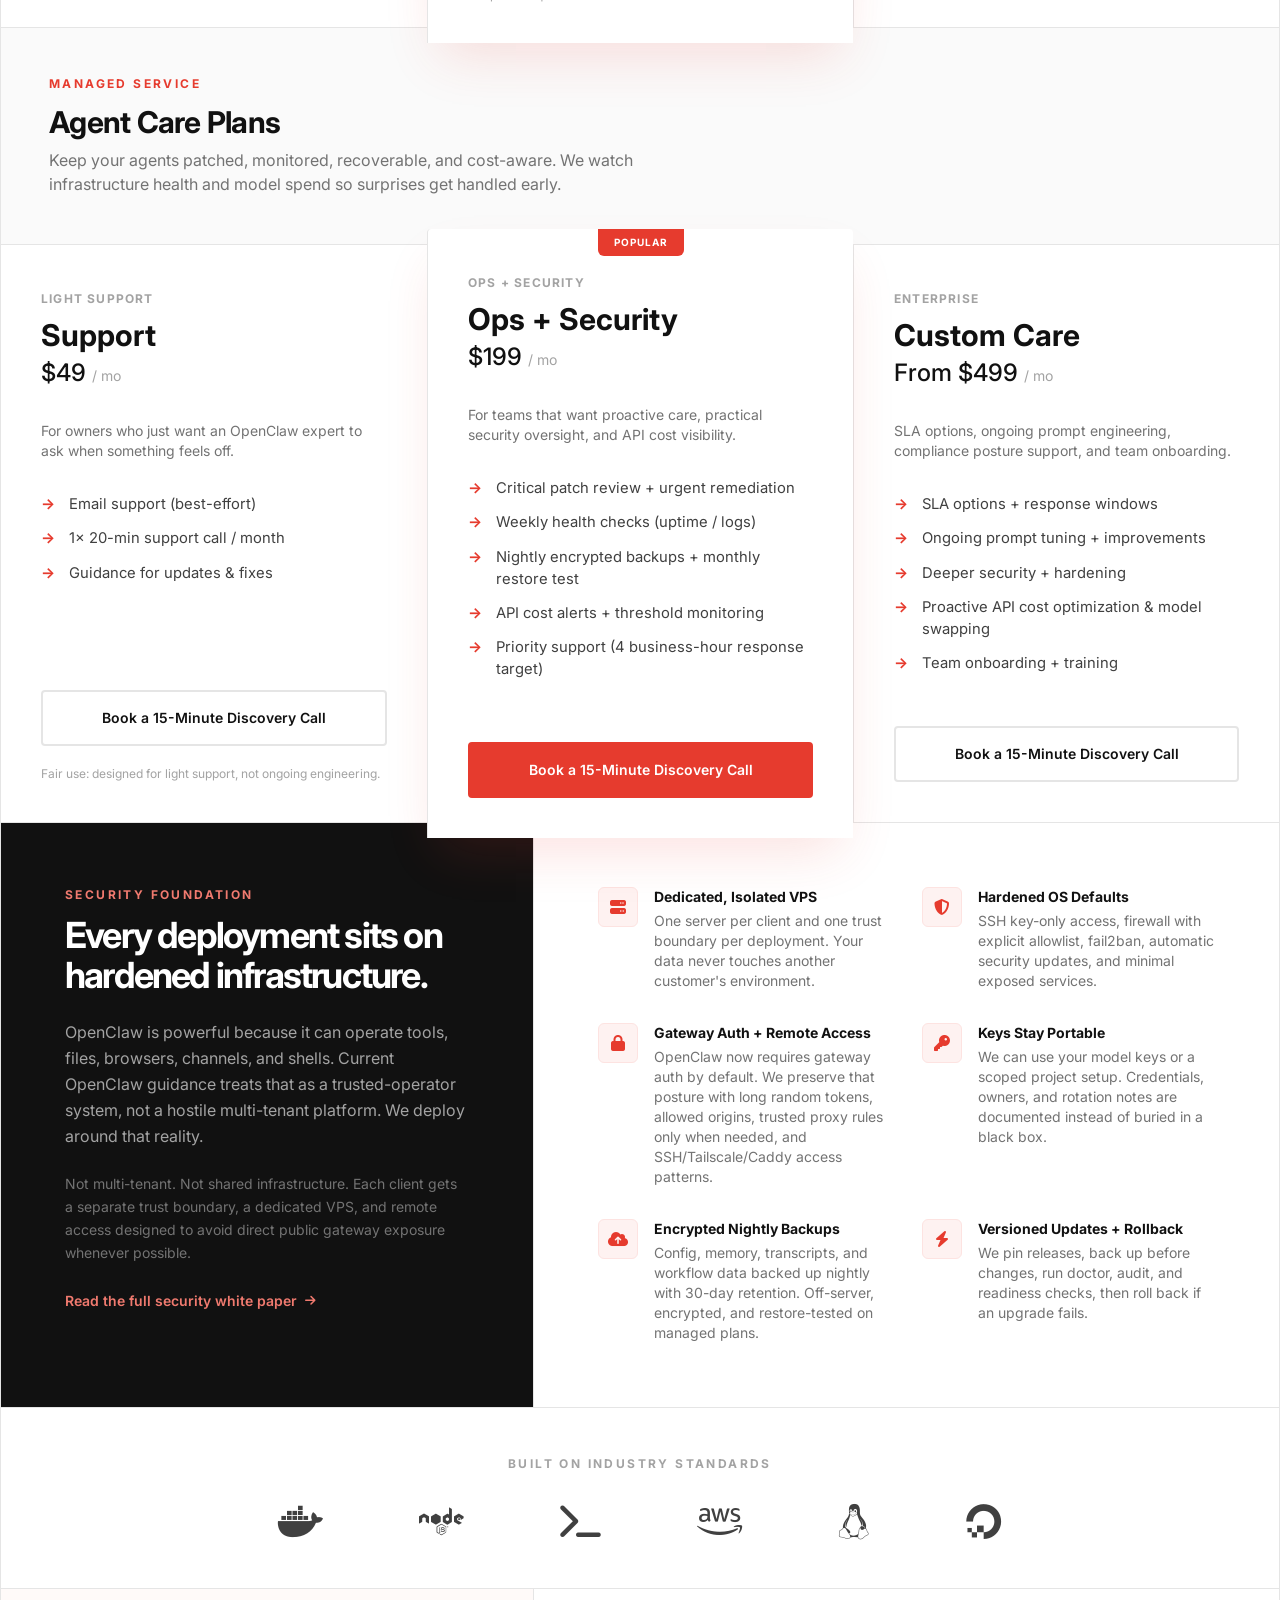
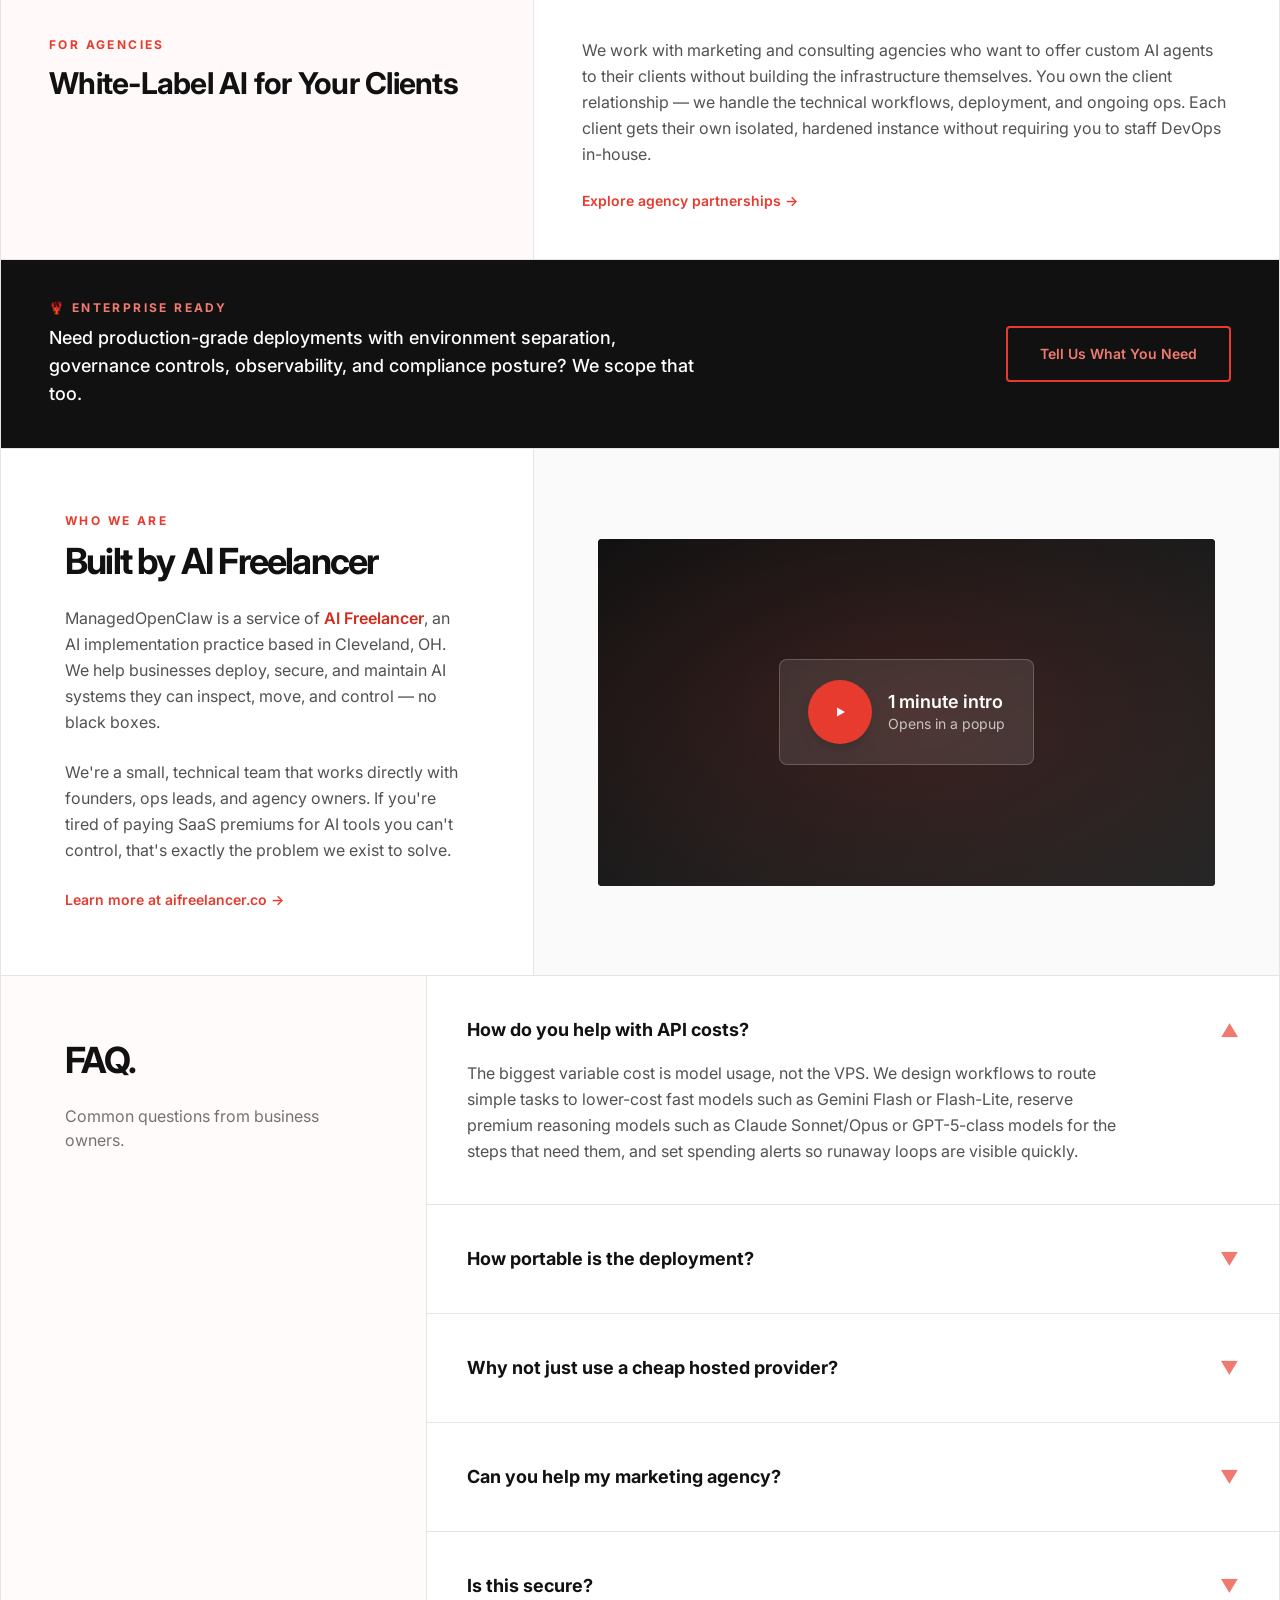
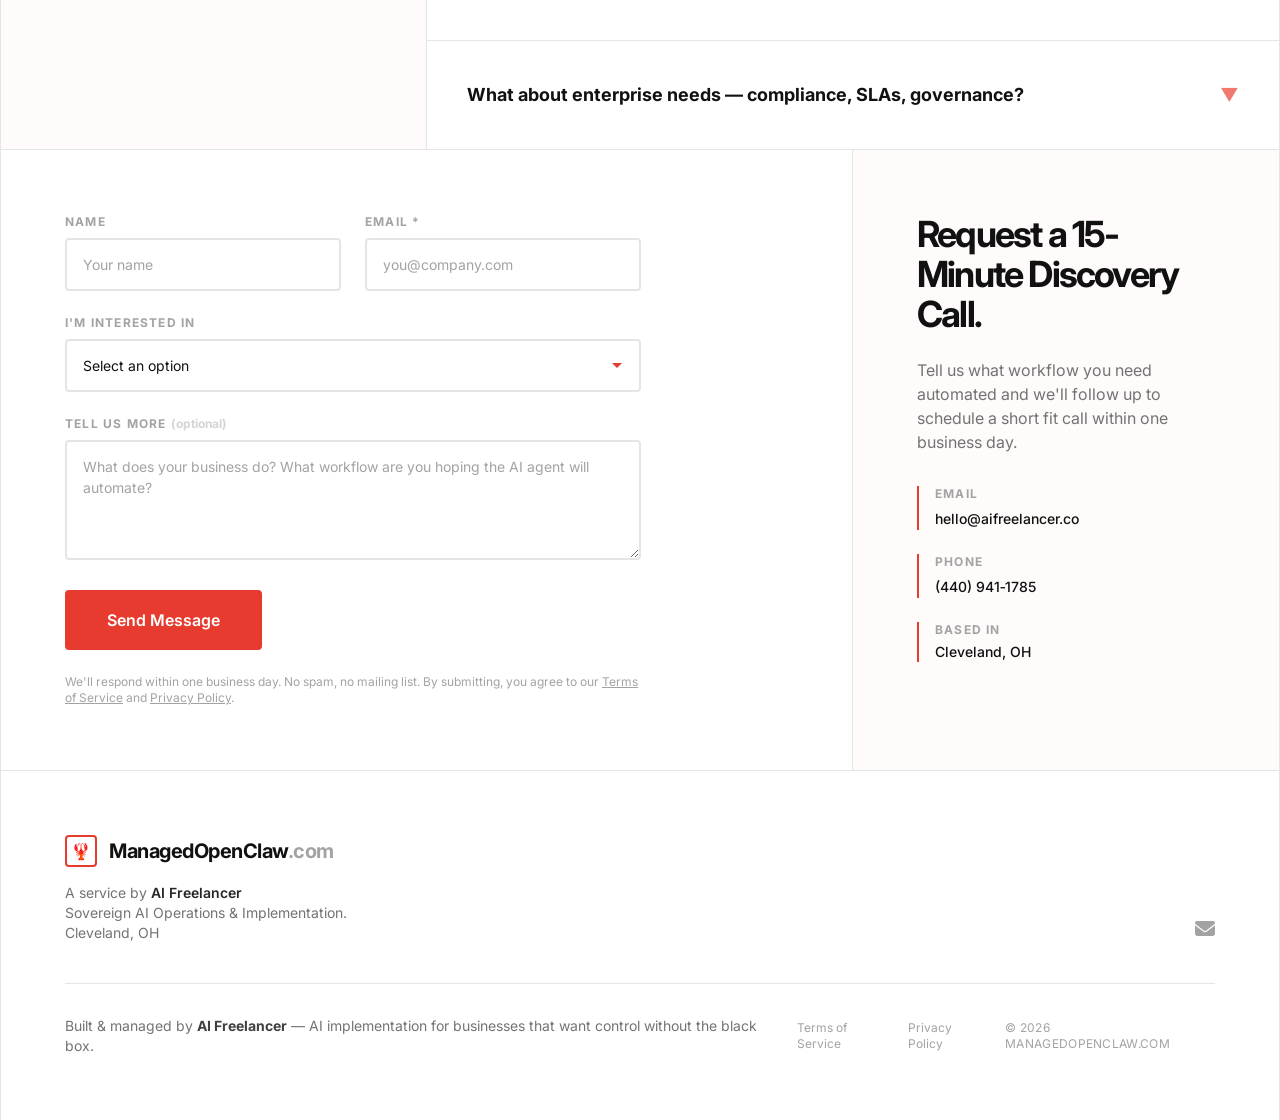
<file: index.html>
<!DOCTYPE html>
<html lang="en" class="scroll-smooth">
<head>
<script async src="https://www.googletagmanager.com/gtag/js?id=G-8XP3Y786J9"></script>
<script>
  window.dataLayer = window.dataLayer || [];
  function gtag(){dataLayer.push(arguments);}
  gtag('js', new Date());
  gtag('config', 'G-8XP3Y786J9');
</script>
    <meta charset="UTF-8">
    <meta name="viewport" content="width=device-width, initial-scale=1.0">
    <title>ManagedOpenClaw.com | Private OpenClaw Agents &amp; Production Ops</title>
    <meta name="description" content="ManagedOpenClaw deploys and operates private OpenClaw agents in dedicated environments, with hardening, backups, updates, and API cost controls.">
    <link rel="icon" href="favicon.ico" sizes="any">
    <link rel="icon" type="image/png" sizes="32x32" href="favicon-32x32.png">
    <link rel="icon" type="image/png" sizes="16x16" href="favicon-16x16.png">
    <link rel="manifest" href="site.webmanifest">
    <link rel="apple-touch-icon" href="android-chrome-192x192.png">
    <link rel="preconnect" href="https://fonts.googleapis.com">
    <link rel="preconnect" href="https://fonts.gstatic.com" crossorigin>
    <link href="https://fonts.googleapis.com/css2?family=Inter:wght@300;400;500;600;700;800&family=JetBrains+Mono:wght@400;500;700&display=swap" rel="stylesheet">

    <link rel="stylesheet" href="assets/site.css">
    <link rel="stylesheet" href="https://cdnjs.cloudflare.com/ajax/libs/font-awesome/6.4.0/css/all.min.css">

    <style>
        body { background-color: #ffffff; color: #111111; -webkit-font-smoothing: antialiased; }
        .btn-claw { background-color: #E63B2E; color: #fff; border: 2px solid #E63B2E; transition: all .2s; border-radius: 4px; }
        .btn-claw:hover { background-color: #D42A1D; border-color: #D42A1D; }
        .btn-outline { background-color: transparent; color: #111; border: 2px solid #e5e5e5; transition: all .2s; border-radius: 4px; }
        .btn-outline:hover { border-color: #E63B2E; color: #E63B2E; }
        .check-list li { position: relative; padding-left: 1.75rem; margin-bottom: .75rem; font-size: .925rem; color: #404040; }
        .check-list li::before { content: "\2192"; position: absolute; left: 0; color: #E63B2E; font-weight: 700; }
        .form-input { width: 100%; padding: .875rem 1rem; border: 2px solid #e5e5e5; background: #fff; font-size: .875rem; font-family: 'Inter', sans-serif; transition: border-color .2s; outline: none; border-radius: 4px; }
        .form-input:focus { border-color: #E63B2E; }
        .form-input::placeholder { color: #a3a3a3; }
        textarea.form-input { resize: vertical; min-height: 120px; }
        select.form-input { appearance: none; background-image: url("data:image/svg+xml,%3Csvg xmlns='http://www.w3.org/2000/svg' width='12' height='12' viewBox='0 0 12 12'%3E%3Cpath fill='%23E63B2E' d='M6 8L1 3h10z'/%3E%3C/svg%3E"); background-repeat: no-repeat; background-position: right 1rem center; padding-right: 2.5rem; cursor: pointer; }
        .form-wrapper.submitted form { display: none; }
        .form-wrapper.submitted .form-success { display: flex; }
        .form-success { display: none; }
        .featured-card { box-shadow: 0 25px 50px -12px rgba(230,59,46,.15); }
        .hero-bg { background-image: url('assets/robobg.png'); }
        .infra-icon { width: 2.5rem; height: 2.5rem; display: flex; align-items: center; justify-content: center; border-radius: 6px; background: #FEF2F1; border: 1px solid #FDE3E1; color: #E63B2E; font-size: 1rem; flex-shrink: 0; }
    </style>
</head>
<body class="font-sans">

    <nav class="fixed w-full z-50 bg-white border-b border-neutral-200">
        <div class="max-w-[1440px] mx-auto px-6 h-20 flex justify-between items-center">
            <a href="index.html" class="flex items-center gap-3">
                <div class="w-9 h-9 bg-white flex items-center justify-center text-lg rounded border-2 border-claw-500">&#x1F99E;</div>
                <span class="font-bold text-xl tracking-tight text-neutral-900">ManagedOpenClaw<span class="text-neutral-400">.com</span></span>
            </a>
            <div class="hidden lg:flex items-center gap-8 whitespace-nowrap">
                <a href="#services" class="text-sm font-medium text-neutral-600 hover:text-claw-500 transition-colors uppercase tracking-wide">Pricing</a>
                <a href="#infrastructure" class="text-sm font-medium text-neutral-600 hover:text-claw-500 transition-colors uppercase tracking-wide">Security</a>
                <a href="whitepaper.html" class="text-sm font-medium text-neutral-600 hover:text-claw-500 transition-colors uppercase tracking-wide">White Paper</a>
                <a href="#about" class="text-sm font-medium text-neutral-600 hover:text-claw-500 transition-colors uppercase tracking-wide">About</a>
                <a href="#faq" class="text-sm font-medium text-neutral-600 hover:text-claw-500 transition-colors uppercase tracking-wide">FAQ</a>
                <a href="#contact" class="text-sm font-medium text-neutral-600 hover:text-claw-500 transition-colors uppercase tracking-wide">Contact</a>
                <a href="https://aifreelancer.fillout.com/meet-with-taylor" class="booking-link px-5 py-2.5 btn-claw text-sm font-semibold">Book 15-Min Call</a>
            </div>
            <button class="lg:hidden text-2xl text-neutral-800 hover:text-claw-500 transition-colors" id="mobile-menu-toggle" type="button" aria-label="Open menu" aria-expanded="false"><i class="fa-solid fa-bars"></i></button>
        </div>
        <div id="mobile-menu" class="hidden lg:hidden border-t border-neutral-200 bg-white">
            <div class="px-6 py-4 flex flex-col gap-4">
                <a href="#services" class="text-sm font-medium text-neutral-600 uppercase tracking-wide py-2">Pricing</a>
                <a href="#infrastructure" class="text-sm font-medium text-neutral-600 uppercase tracking-wide py-2">Security</a>
                <a href="whitepaper.html" class="text-sm font-medium text-neutral-600 uppercase tracking-wide py-2">White Paper</a>
                <a href="#about" class="text-sm font-medium text-neutral-600 uppercase tracking-wide py-2">About</a>
                <a href="#faq" class="text-sm font-medium text-neutral-600 uppercase tracking-wide py-2">FAQ</a>
                <a href="#contact" class="text-sm font-medium text-neutral-600 uppercase tracking-wide py-2">Contact</a>
                <a href="https://aifreelancer.fillout.com/meet-with-taylor" class="booking-link btn-claw px-5 py-3 text-center text-sm font-semibold">Book 15-Min Call</a>
            </div>
        </div>
    </nav>

    <main class="pt-20 max-w-[1440px] mx-auto border-x border-neutral-200 min-h-screen bg-white shadow-[0_0_50px_rgba(0,0,0,.02)]">

        <header class="hero-bg relative grid md:grid-cols-12 border-b border-neutral-200 bg-cover bg-top bg-no-repeat">
            <div class="absolute inset-0 bg-white/60 md:bg-gradient-to-r md:from-white/80 md:via-white/20 md:to-transparent pointer-events-none"></div>
            <div class="relative z-10 md:col-span-7 p-8 md:p-16 lg:p-24 flex flex-col justify-center">
                <div class="inline-block mb-8">
                    <span class="px-3 py-1.5 bg-claw-50 border border-claw-200 text-claw-600 text-xs font-bold uppercase tracking-wider rounded-md shadow-sm">&#x1F99E; Self-Hosted AI, Production-Ready</span>
                </div>
                <h1 class="text-5xl md:text-7xl lg:text-8xl font-extrabold tracking-tighter leading-[0.95] mb-8 text-neutral-900 drop-shadow-sm">
                    AI Agents.<br><span class="text-claw-500">Built for You.</span>
                </h1>
                <p class="text-xl md:text-2xl text-neutral-800 max-w-2xl leading-relaxed mb-12 font-medium drop-shadow-sm">
                    We deploy <strong class="text-neutral-900 font-bold">private OpenClaw workflows</strong> in a dedicated environment, then harden, monitor, and tune them for real business operations.
                </p>
                <div class="flex flex-wrap gap-4">
                    <a href="https://aifreelancer.fillout.com/meet-with-taylor" class="booking-link btn-claw px-8 py-4 text-base font-semibold shadow-md hover:shadow-lg">Book a 15-Minute Discovery Call</a>
                    <a href="#services" class="btn-outline px-8 py-4 text-base font-medium flex items-center gap-2 bg-white/60 backdrop-blur-sm shadow-sm hover:bg-white transition-all">See Options <i class="fa-solid fa-arrow-down transform -rotate-45 text-xs"></i></a>
                </div>
            </div>
            <div class="relative z-10 hidden md:flex md:col-span-5 flex-col justify-end p-10 lg:p-16">
                <div class="space-y-6 mt-auto bg-white/30 backdrop-blur-md p-8 rounded-2xl border border-white/40 shadow-xl">
                    <div class="border-l-2 border-claw-500 pl-4 py-1">
                        <p class="text-xs font-bold uppercase tracking-widest text-neutral-700 mb-1">Automation</p>
                        <p class="font-bold text-lg text-neutral-900">Agents Built Around Your Workflow</p>
                    </div>
                    <div class="border-l-2 border-claw-500 pl-4 py-1">
                        <p class="text-xs font-bold uppercase tracking-widest text-neutral-700 mb-1">Efficiency</p>
                        <p class="font-bold text-lg text-neutral-900">API Cost &amp; Model Routing</p>
                    </div>
                    <div class="border-l-2 border-claw-500 pl-4 py-1">
                        <p class="text-xs font-bold uppercase tracking-widest text-neutral-700 mb-1">Ownership</p>
                        <p class="font-bold text-lg text-neutral-900">Portable. Documented. Yours.</p>
                    </div>
                </div>
            </div>
        </header>

        <section id="services" class="bg-white">
            <div class="bg-white border-b border-neutral-200">
                <div class="p-8 md:p-12 border-b border-neutral-200">
                    <p class="text-xs font-bold uppercase tracking-[0.2em] text-claw-500">Agent Builds</p>
                    <h3 class="text-2xl md:text-3xl font-bold tracking-tight mt-3">Deploy OpenClaw without inheriting ops debt.</h3>
                    <p class="text-neutral-500 mt-2 max-w-2xl">Choose a one-time build or ongoing care. We handle the OpenClaw deployment, hardening, workflow implementation, model routing, and operating notes so you get a usable private agent instead of a server chore.</p>
                </div>
                <div class="grid lg:grid-cols-3 divide-y lg:divide-y-0 lg:divide-x divide-neutral-200">
                    <div class="p-10 flex flex-col relative bg-white transition-all duration-300 hover:-translate-y-1 hover:shadow-[0_10px_40px_-10px_rgba(0,0,0,0.08)] hover:z-20">
                        <div class="mb-8"><span class="text-xs font-bold uppercase tracking-widest text-neutral-400">Done-For-You Infra</span><h4 class="text-3xl font-bold mt-2 mb-1">Managed Deployment</h4><p class="text-2xl text-neutral-900 font-medium">$199</p></div>
                        <p class="text-sm text-neutral-500 mb-8 min-h-[40px]">We spin up your server, install OpenClaw, apply a production baseline, and hand you the operating notes.</p>
                        <ul class="check-list mb-10 flex-grow"><li>Install on a dedicated VPS</li><li>OS hardening + firewall setup</li><li>Gateway auth + remote access review</li><li>Model connection testing</li><li>Handoff &amp; documentation</li></ul>
                        <a href="https://aifreelancer.fillout.com/meet-with-taylor" class="booking-link btn-outline w-full py-4 text-center font-semibold text-sm">Book a 15-Minute Discovery Call</a>
                    </div>
                    <div class="p-10 flex flex-col relative bg-white lg:-mt-4 lg:-mb-4 featured-card lg:z-10 lg:border-t-4 lg:border-t-claw-500 lg:rounded-t transition-all duration-300 hover:-translate-y-2 hover:shadow-[0_30px_60px_-15px_rgba(230,59,46,0.25)] hover:z-20">
                        <div class="absolute top-0 left-1/2 -translate-x-1/2 bg-claw-500 text-white text-[10px] font-bold px-4 py-1.5 uppercase tracking-widest rounded-b-md">High ROI</div>
                        <div class="mb-8"><span class="text-xs font-bold uppercase tracking-widest text-neutral-400">Workflow Replacement</span><h4 class="text-3xl font-bold mt-2 mb-1">Template Agents</h4><p class="text-2xl text-neutral-900 font-medium">$499</p></div>
                        <p class="text-sm text-neutral-500 mb-8 min-h-[40px]">Start from proven patterns, then tune the prompt, tools, model routing, and handoff around your actual team.</p>
                        <ul class="check-list mb-10 flex-grow"><li>Sales prospecting assistant</li><li>Customer support triage bot</li><li>Internal knowledge Q&amp;A</li><li>Cost-optimized model routing</li><li>Dedicated VPS + hardening included</li><li>Handoff + quick team training</li></ul>
                        <a href="https://aifreelancer.fillout.com/meet-with-taylor" class="booking-link btn-claw w-full py-4 text-center font-semibold text-sm">Book a 15-Minute Discovery Call</a>
                        <p class="mt-5 text-xs text-neutral-400">If you don't see your use case, we'll recommend the closest template or quote custom.</p>
                    </div>
                    <div class="p-10 flex flex-col relative bg-white transition-all duration-300 hover:-translate-y-1 hover:shadow-[0_10px_40px_-10px_rgba(0,0,0,0.08)] hover:z-20">
                        <div class="mb-8"><span class="text-xs font-bold uppercase tracking-widest text-neutral-400">Full Implementation</span><h4 class="text-3xl font-bold mt-2 mb-1">Custom Workflows</h4><p class="text-2xl text-neutral-900 font-medium">From $1,200</p></div>
                        <p class="text-sm text-neutral-500 mb-8 min-h-[40px]">Purpose-built OpenClaw workflows for complex operations, internal tools, multi-step integrations, and bespoke support paths.</p>
                        <ul class="check-list mb-10 flex-grow"><li>Workflow mapping + requirements</li><li>Custom tools / third-party integrations</li><li>Guardrails + prompt engineering</li><li>Advanced API cost containment</li><li>Documentation + handoff</li><li>Dedicated VPS + hardening included</li></ul>
                        <a href="https://aifreelancer.fillout.com/meet-with-taylor" class="booking-link btn-outline w-full py-4 text-center font-semibold text-sm">Book a 15-Minute Discovery Call</a>
                    </div>
                </div>
            </div>
            <div class="bg-neutral-50 border-b border-neutral-200">
                <div class="p-8 md:p-12 border-b border-neutral-200">
                    <p class="text-xs font-bold uppercase tracking-[0.2em] text-claw-500">Managed Service</p>
                    <h3 class="text-2xl md:text-3xl font-bold tracking-tight mt-3">Agent Care Plans</h3>
                    <p class="text-neutral-500 mt-2 max-w-2xl">Keep your agents patched, monitored, recoverable, and cost-aware. We watch infrastructure health and model spend so surprises get handled early.</p>
                </div>
                <div class="grid lg:grid-cols-3 divide-y lg:divide-y-0 lg:divide-x divide-neutral-200 bg-white">
                    <div class="p-10 flex flex-col relative bg-white transition-all duration-300 hover:-translate-y-1 hover:shadow-[0_10px_40px_-10px_rgba(0,0,0,0.08)] hover:z-20">
                        <div class="mb-8"><span class="text-xs font-bold uppercase tracking-widest text-neutral-400">Light Support</span><h4 class="text-3xl font-bold mt-2 mb-1">Support</h4><p class="text-2xl text-neutral-900 font-medium">$49 <span class="text-sm text-neutral-400 font-normal">/ mo</span></p></div>
                        <p class="text-sm text-neutral-500 mb-8 min-h-[40px]">For owners who just want an OpenClaw expert to ask when something feels off.</p>
                        <ul class="check-list mb-10 flex-grow"><li>Email support (best-effort)</li><li>1x 20-min support call / month</li><li>Guidance for updates &amp; fixes</li></ul>
                        <a href="https://aifreelancer.fillout.com/meet-with-taylor" class="booking-link btn-outline w-full py-4 text-center font-semibold text-sm">Book a 15-Minute Discovery Call</a>
                        <p class="mt-5 text-xs text-neutral-400">Fair use: designed for light support, not ongoing engineering.</p>
                    </div>
                    <div class="p-10 flex flex-col relative bg-white lg:-mt-4 lg:-mb-4 featured-card lg:z-10 lg:border-t-4 lg:border-t-claw-500 lg:rounded-t transition-all duration-300 hover:-translate-y-2 hover:shadow-[0_30px_60px_-15px_rgba(230,59,46,0.25)] hover:z-20">
                        <div class="absolute top-0 left-1/2 -translate-x-1/2 bg-claw-500 text-white text-[10px] font-bold px-4 py-1.5 uppercase tracking-widest rounded-b-md">Popular</div>
                        <div class="mb-8"><span class="text-xs font-bold uppercase tracking-widest text-neutral-400">Ops + Security</span><h4 class="text-3xl font-bold mt-2 mb-1">Ops + Security</h4><p class="text-2xl text-neutral-900 font-medium">$199 <span class="text-sm text-neutral-400 font-normal">/ mo</span></p></div>
                        <p class="text-sm text-neutral-500 mb-8 min-h-[40px]">For teams that want proactive care, practical security oversight, and API cost visibility.</p>
                        <ul class="check-list mb-10 flex-grow"><li>Critical patch review + urgent remediation</li><li>Weekly health checks (uptime / logs)</li><li>Nightly encrypted backups + monthly restore test</li><li>API cost alerts + threshold monitoring</li><li>Priority support (4 business-hour response target)</li></ul>
                        <a href="https://aifreelancer.fillout.com/meet-with-taylor" class="booking-link btn-claw w-full py-4 text-center font-semibold text-sm">Book a 15-Minute Discovery Call</a>
                    </div>
                    <div class="p-10 flex flex-col relative bg-white transition-all duration-300 hover:-translate-y-1 hover:shadow-[0_10px_40px_-10px_rgba(0,0,0,0.08)] hover:z-20">
                        <div class="mb-8"><span class="text-xs font-bold uppercase tracking-widest text-neutral-400">Enterprise</span><h4 class="text-3xl font-bold mt-2 mb-1">Custom Care</h4><p class="text-2xl text-neutral-900 font-medium">From $499 <span class="text-sm text-neutral-400 font-normal">/ mo</span></p></div>
                        <p class="text-sm text-neutral-500 mb-8 min-h-[40px]">SLA options, ongoing prompt engineering, compliance posture support, and team onboarding.</p>
                        <ul class="check-list mb-10 flex-grow"><li>SLA options + response windows</li><li>Ongoing prompt tuning + improvements</li><li>Deeper security + hardening</li><li>Proactive API cost optimization &amp; model swapping</li><li>Team onboarding + training</li></ul>
                        <a href="https://aifreelancer.fillout.com/meet-with-taylor" class="booking-link btn-outline w-full py-4 text-center font-semibold text-sm">Book a 15-Minute Discovery Call</a>
                    </div>
                </div>
            </div>
        </section>

        <section id="infrastructure" class="border-b border-neutral-200">
            <div class="grid md:grid-cols-12">
                <div class="md:col-span-5 p-10 md:p-16 border-r border-neutral-200 bg-neutral-900 text-white">
                    <p class="text-xs font-bold uppercase tracking-[0.2em] text-claw-400 mb-3">Security Foundation</p>
                    <h2 class="text-3xl md:text-4xl font-bold tracking-tighter mb-6">Every deployment sits on hardened infrastructure.</h2>
                    <p class="text-neutral-400 leading-relaxed mb-6">OpenClaw is powerful because it can operate tools, files, browsers, channels, and shells. Current OpenClaw guidance treats that as a trusted-operator system, not a hostile multi-tenant platform. We deploy around that reality.</p>
                    <p class="text-neutral-500 leading-relaxed text-sm mb-6">Not multi-tenant. Not shared infrastructure. Each client gets a separate trust boundary, a dedicated VPS, and remote access designed to avoid direct public gateway exposure whenever possible.</p>
                    <a href="whitepaper.html" class="inline-flex items-center gap-2 text-sm font-semibold text-claw-400 hover:text-claw-300 transition-colors">Read the full security white paper <i class="fa-solid fa-arrow-right text-xs"></i></a>
                </div>
                <div class="md:col-span-7 p-10 md:p-16">
                    <div class="grid sm:grid-cols-2 gap-8">
                        <div class="flex gap-4">
                            <div class="infra-icon"><i class="fa-solid fa-server"></i></div>
                            <div><p class="font-bold text-sm mb-1">Dedicated, Isolated VPS</p><p class="text-sm text-neutral-500">One server per client and one trust boundary per deployment. Your data never touches another customer's environment.</p></div>
                        </div>
                        <div class="flex gap-4">
                            <div class="infra-icon"><i class="fa-solid fa-shield-halved"></i></div>
                            <div><p class="font-bold text-sm mb-1">Hardened OS Defaults</p><p class="text-sm text-neutral-500">SSH key-only access, firewall with explicit allowlist, fail2ban, automatic security updates, and minimal exposed services.</p></div>
                        </div>
                        <div class="flex gap-4">
                            <div class="infra-icon"><i class="fa-solid fa-lock"></i></div>
                            <div><p class="font-bold text-sm mb-1">Gateway Auth + Remote Access</p><p class="text-sm text-neutral-500">OpenClaw now requires gateway auth by default. We preserve that posture with long random tokens, allowed origins, trusted proxy rules only when needed, and SSH/Tailscale/Caddy access patterns.</p></div>
                        </div>
                        <div class="flex gap-4">
                            <div class="infra-icon"><i class="fa-solid fa-key"></i></div>
                            <div><p class="font-bold text-sm mb-1">Keys Stay Portable</p><p class="text-sm text-neutral-500">We can use your model keys or a scoped project setup. Credentials, owners, and rotation notes are documented instead of buried in a black box.</p></div>
                        </div>
                        <div class="flex gap-4">
                            <div class="infra-icon"><i class="fa-solid fa-cloud-arrow-up"></i></div>
                            <div><p class="font-bold text-sm mb-1">Encrypted Nightly Backups</p><p class="text-sm text-neutral-500">Config, memory, transcripts, and workflow data backed up nightly with 30-day retention. Off-server, encrypted, and restore-tested on managed plans.</p></div>
                        </div>
                        <div class="flex gap-4">
                            <div class="infra-icon"><i class="fa-solid fa-bolt"></i></div>
                            <div><p class="font-bold text-sm mb-1">Versioned Updates + Rollback</p><p class="text-sm text-neutral-500">We pin releases, back up before changes, run doctor, audit, and readiness checks, then roll back if an upgrade fails.</p></div>
                        </div>
                    </div>
                </div>
            </div>
        </section>

        <div class="border-b border-neutral-200 py-12 px-6">
            <p class="text-center text-xs font-bold uppercase tracking-[0.2em] text-neutral-400 mb-8">Built on Industry Standards</p>
            <div class="flex flex-wrap justify-center items-center gap-12 md:gap-24 opacity-80 grayscale">
                <i class="fa-brands fa-docker text-4xl hover:grayscale-0 hover:text-claw-500 transition-all"></i>
                <i class="fa-brands fa-node text-4xl hover:grayscale-0 hover:text-claw-500 transition-all"></i>
                <i class="fa-solid fa-terminal text-4xl hover:grayscale-0 hover:text-claw-500 transition-all"></i>
                <i class="fa-brands fa-aws text-4xl hover:grayscale-0 hover:text-claw-500 transition-all"></i>
                <i class="fa-brands fa-linux text-4xl hover:grayscale-0 hover:text-claw-500 transition-all"></i>
                <i class="fa-brands fa-digital-ocean text-4xl hover:grayscale-0 hover:text-claw-500 transition-all"></i>
            </div>
        </div>

        <section class="border-b border-neutral-200 grid md:grid-cols-12">
            <div class="md:col-span-5 p-10 md:p-12 border-r border-neutral-200 bg-claw-50/40">
                <p class="text-xs font-bold uppercase tracking-[0.2em] text-claw-500 mb-3">For Agencies</p>
                <h3 class="text-2xl md:text-3xl font-bold tracking-tight">White-Label AI for Your Clients</h3>
            </div>
            <div class="md:col-span-7 p-10 md:p-12 flex flex-col justify-center">
                <p class="text-neutral-600 leading-relaxed max-w-2xl mb-6">We work with marketing and consulting agencies who want to offer custom AI agents to their clients without building the infrastructure themselves. You own the client relationship &mdash; we handle the technical workflows, deployment, and ongoing ops. Each client gets their own isolated, hardened instance without requiring you to staff DevOps in-house.</p>
                <a href="https://aifreelancer.fillout.com/meet-with-taylor" class="booking-link text-sm font-semibold text-claw-500 hover:text-claw-700 transition-colors">Explore agency partnerships &rarr;</a>
            </div>
        </section>

        <div class="bg-neutral-900 text-white border-b border-neutral-200 px-8 md:px-12 py-10 flex flex-col md:flex-row md:items-center md:justify-between gap-6">
            <div>
                <p class="text-xs font-bold uppercase tracking-[0.2em] text-claw-400 mb-2">&#x1F99E; Enterprise Ready</p>
                <p class="text-base md:text-lg font-medium max-w-2xl">Need production-grade deployments with environment separation, governance controls, observability, and compliance posture? We scope that too.</p>
            </div>
            <a href="https://aifreelancer.fillout.com/meet-with-taylor" class="booking-link border-2 border-claw-500 text-claw-400 hover:bg-claw-500 hover:text-white px-8 py-4 text-sm font-semibold whitespace-nowrap rounded transition-all">Tell Us What You Need</a>
        </div>

        <section id="about" class="grid md:grid-cols-12 border-b border-neutral-200">
            <div class="md:col-span-5 p-10 md:p-16 border-r border-neutral-200">
                <p class="text-xs font-bold uppercase tracking-[0.2em] text-claw-500 mb-3">Who We Are</p>
                <h2 class="text-3xl md:text-4xl font-bold tracking-tighter mb-6">Built by <a href="https://aifreelancer.co" target="_blank" rel="noopener" class="hover:text-claw-500 transition-colors">AI&nbsp;Freelancer</a></h2>
                <p class="text-neutral-600 leading-relaxed mb-6">ManagedOpenClaw is a service of <a href="https://aifreelancer.co" target="_blank" rel="noopener" class="text-claw-600 font-semibold hover:text-claw-800 transition-colors">AI Freelancer</a>, an AI implementation practice based in Cleveland, OH. We help businesses deploy, secure, and maintain AI systems they can inspect, move, and control &mdash; no black boxes.</p>
                <p class="text-neutral-600 leading-relaxed mb-6">We're a small, technical team that works directly with founders, ops leads, and agency owners. If you're tired of paying SaaS premiums for AI tools you can't control, that's exactly the problem we exist to solve.</p>
                <a href="https://aifreelancer.co" target="_blank" rel="noopener" class="text-sm font-semibold text-claw-500 hover:text-claw-700 transition-colors">Learn more at aifreelancer.co &rarr;</a>
            </div>
            <div class="md:col-span-7 bg-neutral-50 flex items-center justify-center p-10 md:p-16">
                <div class="w-full aspect-video bg-neutral-900 rounded overflow-hidden relative" id="video-shell">
                    <button type="button" id="video-open" class="absolute inset-0 w-full h-full flex items-center justify-center group" aria-label="Play video">
                        <span class="absolute inset-0" aria-hidden="true">
                            <svg class="w-full h-full" viewBox="0 0 1280 720" preserveAspectRatio="xMidYMid slice" xmlns="http://www.w3.org/2000/svg" role="img" aria-label="Video preview">
                                <defs><linearGradient id="g" x1="0" y1="0" x2="1" y2="1"><stop offset="0" stop-color="#111111"/><stop offset="1" stop-color="#262626"/></linearGradient><radialGradient id="r" cx="50%" cy="50%" r="70%"><stop offset="0" stop-color="#E63B2E" stop-opacity="0.15"/><stop offset="1" stop-color="#E63B2E" stop-opacity="0"/></radialGradient></defs>
                                <rect width="1280" height="720" fill="url(#g)"/><rect width="1280" height="720" fill="url(#r)"/>
                            </svg>
                        </span>
                        <span class="relative z-10 flex items-center gap-4 px-7 py-5 rounded-lg bg-white/10 border border-white/20 backdrop-blur-sm group-hover:bg-white/15 transition">
                            <span class="w-16 h-16 rounded-full bg-claw-500 flex items-center justify-center shadow-lg transform group-hover:scale-105 transition-transform">
                                <svg width="24" height="24" viewBox="0 0 24 24" fill="none" xmlns="http://www.w3.org/2000/svg" aria-hidden="true"><path d="M9 7.5v9l8-4.5-8-4.5z" fill="#ffffff"/></svg>
                            </span>
                            <span class="text-left"><span class="block text-white font-semibold leading-tight text-lg">1 minute intro</span><span class="block text-white/70 text-sm">Opens in a popup</span></span>
                        </span>
                    </button>
                </div>
            </div>
        </section>

        <section id="faq" class="grid md:grid-cols-12 border-b border-neutral-200 min-h-[600px]">
            <div class="md:col-span-4 p-10 md:p-16 border-r border-neutral-200 bg-claw-50/30">
                <h2 class="text-4xl font-bold tracking-tighter mb-6">FAQ.</h2>
                <p class="text-neutral-500">Common questions from business owners.</p>
            </div>
            <div class="md:col-span-8 divide-y divide-neutral-200" id="faq-accordion">
                <details class="group faq-item p-10" open>
                    <summary class="flex justify-between items-center list-none font-bold text-lg hover:text-claw-500 transition-colors cursor-pointer select-none">How do you help with API costs?<span class="transform group-open:rotate-180 transition-transform text-claw-400">&#x25BC;</span></summary>
                    <p class="mt-4 text-neutral-600 leading-relaxed max-w-2xl">The biggest variable cost is model usage, not the VPS. We design workflows to route simple tasks to lower-cost fast models such as Gemini Flash or Flash-Lite, reserve premium reasoning models such as Claude Sonnet/Opus or GPT-5-class models for the steps that need them, and set spending alerts so runaway loops are visible quickly.</p>
                </details>
                <details class="group faq-item p-10">
                    <summary class="flex justify-between items-center list-none font-bold text-lg hover:text-claw-500 transition-colors cursor-pointer select-none">How portable is the deployment?<span class="transform group-open:rotate-180 transition-transform text-claw-400">&#x25BC;</span></summary>
                    <p class="mt-4 text-neutral-600 leading-relaxed max-w-2xl">You own the useful parts: your data, workflow design, custom prompts, documentation, and handoff. The hosting account is a scoping choice. Many deployments start in our Hetzner account because it is operationally simpler; we can deploy into yours when that matters. Either way, the work is documented and portable.</p>
                </details>
                <details class="group faq-item p-10">
                    <summary class="flex justify-between items-center list-none font-bold text-lg hover:text-claw-500 transition-colors cursor-pointer select-none">Why not just use a cheap hosted provider?<span class="transform group-open:rotate-180 transition-transform text-claw-400">&#x25BC;</span></summary>
                    <p class="mt-4 text-neutral-600 leading-relaxed max-w-2xl">Hosted platforms are convenient, but you rent their product constraints. A raw VPS is cheaper, but it leaves you with updates, backups, security posture, model routing, and workflow design. We give you a dedicated OpenClaw deployment plus the operational discipline most production agent projects need.</p>
                </details>
                <details class="group faq-item p-10">
                    <summary class="flex justify-between items-center list-none font-bold text-lg hover:text-claw-500 transition-colors cursor-pointer select-none">Can you help my marketing agency?<span class="transform group-open:rotate-180 transition-transform text-claw-400">&#x25BC;</span></summary>
                    <p class="mt-4 text-neutral-600 leading-relaxed max-w-2xl">Absolutely. We partner with marketing and consulting agencies who want to offer AI agents to their clients without touching the infrastructure. You own the client relationship, we handle the backend. Each of your clients gets their own isolated instance. <a href="https://aifreelancer.fillout.com/meet-with-taylor" class="booking-link underline text-claw-600 hover:text-claw-800">Reach out about agency partnerships</a> &mdash; it's one of the most common ways people work with us.</p>
                </details>
                <details class="group faq-item p-10">
                    <summary class="flex justify-between items-center list-none font-bold text-lg hover:text-claw-500 transition-colors cursor-pointer select-none">Is this secure?<span class="transform group-open:rotate-180 transition-transform text-claw-400">&#x25BC;</span></summary>
                    <p class="mt-4 text-neutral-600 leading-relaxed max-w-2xl">Secure enough for a specific use case depends on the data, tools, channels, and threat model. Our baseline follows current OpenClaw guidance: one trusted-operator boundary per deployment, gateway auth preserved, loopback-first gateway exposure, SSH key-only server access, firewall rules, HTTPS where public ingress is needed, encrypted backups, and update checks. <a href="whitepaper.html" class="underline text-claw-600 hover:text-claw-800">Read the full white paper</a> for technical details.</p>
                </details>
                <details class="group faq-item p-10">
                    <summary class="flex justify-between items-center list-none font-bold text-lg hover:text-claw-500 transition-colors cursor-pointer select-none">What about enterprise needs &mdash; compliance, SLAs, governance?<span class="transform group-open:rotate-180 transition-transform text-claw-400">&#x25BC;</span></summary>
                    <p class="mt-4 text-neutral-600 leading-relaxed max-w-2xl">Custom Care can include SLA options, environment separation, audit-friendly access controls, release and rollback support, team onboarding, and documentation for internal review. If you need a formal compliance posture, we scope the controls and evidence before promising a timeline.</p>
                </details>
            </div>
        </section>

        <section id="contact" class="grid md:grid-cols-12 border-b border-neutral-200">
            <div class="md:col-span-8 p-10 md:p-16 border-r border-neutral-200">
                <div class="form-wrapper max-w-xl" id="contact-form-wrapper">
                    <form id="contact-form" action="https://formspree.io/f/mykplbdd" method="POST" class="space-y-6">
                        <div class="grid sm:grid-cols-2 gap-6">
                            <div><label class="block text-xs font-bold uppercase tracking-widest text-neutral-400 mb-2">Name</label><input type="text" name="name" class="form-input" placeholder="Your name" required></div>
                            <div><label class="block text-xs font-bold uppercase tracking-widest text-neutral-400 mb-2">Email *</label><input type="email" name="email" class="form-input" placeholder="you@company.com" required></div>
                        </div>
                        <div>
                            <label class="block text-xs font-bold uppercase tracking-widest text-neutral-400 mb-2">I'm interested in</label>
                            <select name="interest" class="form-input" required>
                                <option value="" disabled selected>Select an option</option>
                                <option value="managed-deployment">Managed Deployment ($199)</option>
                                <option value="template-agents">Template Agents ($499)</option>
                                <option value="custom-workflows">Custom Workflows (from $1,200)</option>
                                <option value="managed-care">Managed Care Plans (from $49/mo)</option>
                                <option value="enterprise">Enterprise / Custom Scope</option>
                                <option value="agency-partner">Agency Partnership</option>
                                <option value="not-sure">Not sure yet &mdash; just exploring</option>
                            </select>
                        </div>
                        <div><label class="block text-xs font-bold uppercase tracking-widest text-neutral-400 mb-2">Tell us more <span class="text-neutral-300 normal-case tracking-normal">(optional)</span></label><textarea name="message" class="form-input" placeholder="What does your business do? What workflow are you hoping the AI agent will automate?"></textarea></div>
                        <button type="submit" class="btn-claw w-full sm:w-auto px-10 py-4 text-base font-semibold">Send Message</button>
                        <p class="text-xs text-neutral-400">We'll respond within one business day. No spam, no mailing list. By submitting, you agree to our <a href="terms.html" class="underline hover:text-neutral-600">Terms of Service</a> and <a href="privacy.html" class="underline hover:text-neutral-600">Privacy Policy</a>.</p>
                    </form>
                    <div class="form-success flex-col items-center justify-center text-center py-20">
                        <div class="w-16 h-16 bg-claw-50 border-2 border-claw-500 flex items-center justify-center mb-8 mx-auto rounded-full"><i class="fa-solid fa-check text-2xl text-claw-500"></i></div>
                        <h3 class="text-2xl font-bold tracking-tight mb-3">Message sent.</h3>
                        <p class="text-neutral-500 max-w-md mx-auto">We'll get back to you within one business day. In the meantime, feel free to email us directly at <a href="mailto:hello@aifreelancer.co" class="underline text-claw-600">hello@aifreelancer.co</a>.</p>
                    </div>
                </div>
            </div>
            <div class="md:col-span-4 p-10 md:p-16 bg-claw-50/30">
                <h2 class="text-4xl font-bold tracking-tighter mb-6">Request a 15-Minute Discovery Call.</h2>
                <p class="text-neutral-500 mb-8">Tell us what workflow you need automated and we&#39;ll follow up to schedule a short fit call within one business day.</p>
                <div class="space-y-6">
                    <div class="border-l-2 border-claw-500 pl-4"><p class="text-xs font-bold uppercase tracking-widest text-neutral-400 mb-1">Email</p><a href="mailto:hello@aifreelancer.co" class="font-medium text-sm hover:text-claw-500 transition-colors">hello@aifreelancer.co</a></div>
                    <div class="border-l-2 border-claw-500 pl-4"><p class="text-xs font-bold uppercase tracking-widest text-neutral-400 mb-1">Phone</p><a href="tel:+14409411785" class="font-medium text-sm hover:text-claw-500 transition-colors">(440)&nbsp;941&#8209;1785</a></div>
                    <div class="border-l-2 border-claw-500 pl-4"><p class="text-xs font-bold uppercase tracking-widest text-neutral-400 mb-1">Based In</p><p class="font-medium text-sm">Cleveland, OH</p></div>
                </div>
            </div>
        </section>

        <footer class="p-10 md:p-16">
            <div class="flex flex-col md:flex-row justify-between items-start md:items-end gap-8 mb-10">
                <div>
                    <a href="index.html" class="flex items-center gap-3 mb-4"><div class="w-8 h-8 bg-white flex items-center justify-center text-base rounded border-2 border-claw-500">&#x1F99E;</div><span class="font-bold text-xl tracking-tight text-neutral-900">ManagedOpenClaw<span class="text-neutral-400">.com</span></span></a>
                    <p class="text-sm text-neutral-500">A service by <a href="https://aifreelancer.co" target="_blank" rel="noopener" class="text-neutral-800 font-semibold hover:text-claw-500 transition-colors">AI Freelancer</a><br>Sovereign AI Operations &amp; Implementation.<br>Cleveland, OH</p>
                </div>
                <div class="flex flex-col md:items-end gap-4">
                    <div class="flex gap-6 text-xl text-neutral-400">
                        <a href="mailto:hello@aifreelancer.co" class="hover:text-claw-500 transition-colors" aria-label="Email ManagedOpenClaw"><i class="fa-solid fa-envelope"></i></a>
                    </div>
                </div>
            </div>
            <div class="border-t border-neutral-200 pt-8 flex flex-col sm:flex-row justify-between items-start sm:items-center gap-4">
                <a href="https://aifreelancer.co" target="_blank" rel="noopener" class="text-sm text-neutral-500 hover:text-neutral-700 transition-colors">Built &amp; managed by <strong class="text-neutral-700">AI Freelancer</strong> &mdash; AI implementation for businesses that want control without the black box.</a>
                <div class="flex items-center gap-4">
                    <a href="terms.html" class="text-xs text-neutral-400 hover:text-neutral-600 transition-colors">Terms of Service</a>
                    <a href="privacy.html" class="text-xs text-neutral-400 hover:text-neutral-600 transition-colors">Privacy Policy</a>
                    <p class="text-xs text-neutral-400 uppercase tracking-wide">&copy; 2026 ManagedOpenClaw.com</p>
                </div>
            </div>
        </footer>
    </main>

    <div id="video-modal" class="fixed inset-0 z-[999] hidden" role="dialog" aria-modal="true" aria-label="ManagedOpenClaw video">
        <div class="absolute inset-0 bg-black/70 backdrop-blur-sm" data-video-close></div>
        <div class="relative w-full h-full flex items-center justify-center p-4 sm:p-8">
            <div class="w-full max-w-5xl bg-neutral-900 rounded-xl border border-white/10 shadow-2xl overflow-hidden">
                <div class="flex items-center justify-between px-4 sm:px-6 py-3 border-b border-white/10">
                    <p class="text-white/90 text-sm font-semibold tracking-tight">ManagedOpenClaw &mdash; Demo</p>
                    <button type="button" class="text-white/70 hover:text-white transition text-xl leading-none" aria-label="Close video" data-video-close>&times;</button>
                </div>
                <div class="relative aspect-video bg-black" id="video-frame-wrap">
                    <div class="absolute inset-0 flex items-center justify-center" id="video-loading"><div class="text-white/70 text-sm">Loading video&hellip;</div></div>
                    <div class="absolute inset-0 hidden items-center justify-center p-6 text-center" id="video-fallback">
                        <div><p class="text-white font-semibold mb-2">Video blocked in this preview.</p><p class="text-white/70 text-sm mb-4">Your environment may be preventing embedded network access.</p><a id="video-fallback-link" href="https://www.youtube.com/watch?v=Hx7hXZxoXz4" target="_blank" rel="noopener" class="inline-flex items-center gap-2 btn-claw px-6 py-3 text-sm font-semibold">Open on YouTube <i class="fa-solid fa-arrow-up-right-from-square text-xs"></i></a></div>
                    </div>
                </div>
            </div>
        </div>
    </div>

    <script>
        var YT_WATCH_URL='https://www.youtube.com/watch?v=Hx7hXZxoXz4';
        var YT_EMBED_URL='https://www.youtube-nocookie.com/embed/Hx7hXZxoXz4?autoplay=1&rel=0&modestbranding=1';

        function lockScroll(l){document.documentElement.style.overflow=l?'hidden':'';document.body.style.overflow=l?'hidden':'';}

        function openVideoModal(){
            var m=document.getElementById('video-modal'),
                w=document.getElementById('video-frame-wrap'),
                ld=document.getElementById('video-loading'),
                fb=document.getElementById('video-fallback'),
                fl=document.getElementById('video-fallback-link');
            if(!m||!w)return;
            if(fl)fl.setAttribute('href',YT_WATCH_URL);
            m.classList.remove('hidden');
            lockScroll(true);
            if(ld)ld.classList.remove('hidden');
            if(fb)fb.classList.add('hidden');
            var o=w.querySelector('iframe');
            if(o)o.remove();
            var i=document.createElement('iframe');
            i.className='absolute inset-0 w-full h-full';
            i.setAttribute('title','ManagedOpenClaw video');
            i.setAttribute('frameborder','0');
            i.setAttribute('allow','accelerometer; autoplay; clipboard-write; encrypted-media; gyroscope; picture-in-picture; web-share');
            i.setAttribute('allowfullscreen','');
            var s=false;
            var t=window.setTimeout(function(){
                if(s)return;
                s=true;
                if(ld)ld.classList.add('hidden');
                if(fb)fb.classList.remove('hidden');
            },1600);
            i.addEventListener('load',function(){
                if(s)return;
                s=true;
                window.clearTimeout(t);
                if(ld)ld.classList.add('hidden');
            });
            i.src=YT_EMBED_URL;
            w.appendChild(i);
        }

        function closeVideoModal(){
            var m=document.getElementById('video-modal'),
                w=document.getElementById('video-frame-wrap'),
                ld=document.getElementById('video-loading'),
                fb=document.getElementById('video-fallback');
            if(!m||!w)return;
            m.classList.add('hidden');
            lockScroll(false);
            var i=w.querySelector('iframe');
            if(i)i.remove();
            if(ld)ld.classList.remove('hidden');
            if(fb)fb.classList.add('hidden');
        }

        function trackBookingClick(event) {
            var link = event.currentTarget;
            var href = link.getAttribute('href');
            if (!href) return;

            event.preventDefault();

            try {
                gtag('event', 'manual_event_SUBMIT_LEAD_FORM');
            } catch (e) {
                console.error('Google event tracking failed:', e);
            }

            setTimeout(function () {
                window.location.href = href;
            }, 200);
        }

        function init(){
            var faq=document.getElementById('faq-accordion');
            if(faq){
                var items=Array.prototype.slice.call(faq.querySelectorAll('details.faq-item'));
                items.forEach(function(it){
                    it.addEventListener('toggle',function(){
                        if(!it.open)return;
                        items.forEach(function(o){if(o!==it)o.open=false;});
                    });
                });
            }

            var mm=document.getElementById('mobile-menu'),
                mt=document.getElementById('mobile-menu-toggle');
            if(mt&&mm){
                mt.addEventListener('click',function(){
                    var hidden=mm.classList.toggle('hidden');
                    mt.setAttribute('aria-expanded',hidden?'false':'true');
                });
                mm.querySelectorAll('a').forEach(function(a){
                    a.addEventListener('click',function(){
                        mm.classList.add('hidden');
                        mt.setAttribute('aria-expanded','false');
                    });
                });
            }

            var vo=document.getElementById('video-open');
            if(vo)vo.addEventListener('click',openVideoModal);

            var modal=document.getElementById('video-modal');
            if(modal){
                modal.querySelectorAll('[data-video-close]').forEach(function(el){
                    el.addEventListener('click',closeVideoModal);
                });
            }

            document.addEventListener('keydown',function(e){
                if(e.key==='Escape')closeVideoModal();
            });

            var bookingLinks = document.querySelectorAll('a.booking-link[href="https://aifreelancer.fillout.com/meet-with-taylor"]');
            bookingLinks.forEach(function(link){
                link.addEventListener('click', trackBookingClick);
            });

            var form=document.getElementById('contact-form'),
                wrapper=document.getElementById('contact-form-wrapper');
            if(form&&wrapper){
                form.addEventListener('submit',function(e){
                    e.preventDefault();
                    var btn=form.querySelector('button[type="submit"]');
                    var orig=btn.textContent;
                    btn.textContent='Sending...';
                    btn.disabled=true;
                    fetch(form.action,{
                        method:'POST',
                        body:new FormData(form),
                        headers:{'Accept':'application/json'}
                    }).then(function(r){
                        if(r.ok){
                            wrapper.classList.add('submitted');
                        }else{
                            throw new Error('submission failed');
                        }
                    }).catch(function(){
                        alert('Could not send message. Please email us at hello@aifreelancer.co');
                    }).finally(function(){
                        btn.textContent=orig;
                        btn.disabled=false;
                    });
                });
            }
        }

        if(document.readyState==='loading'){
            document.addEventListener('DOMContentLoaded',init);
        } else {
            init();
        }
    </script>
</body>
</html>
</file>
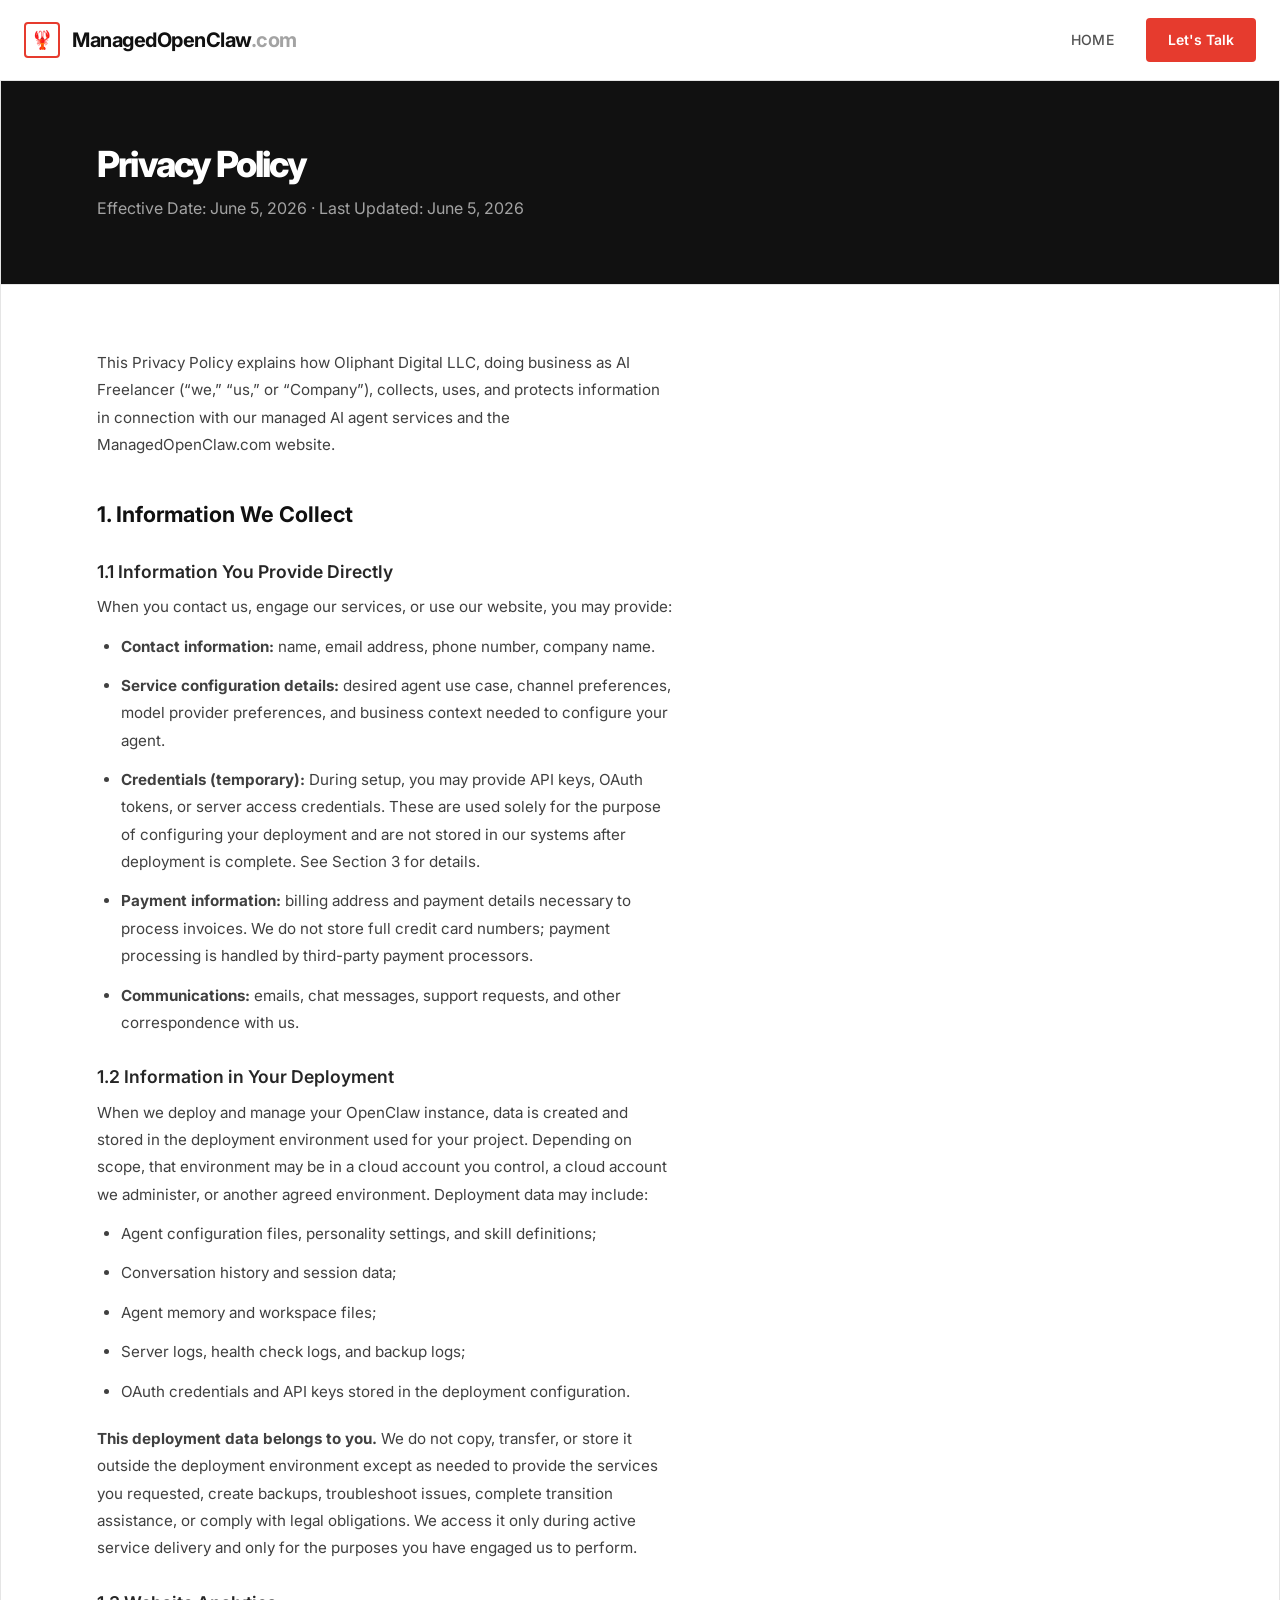
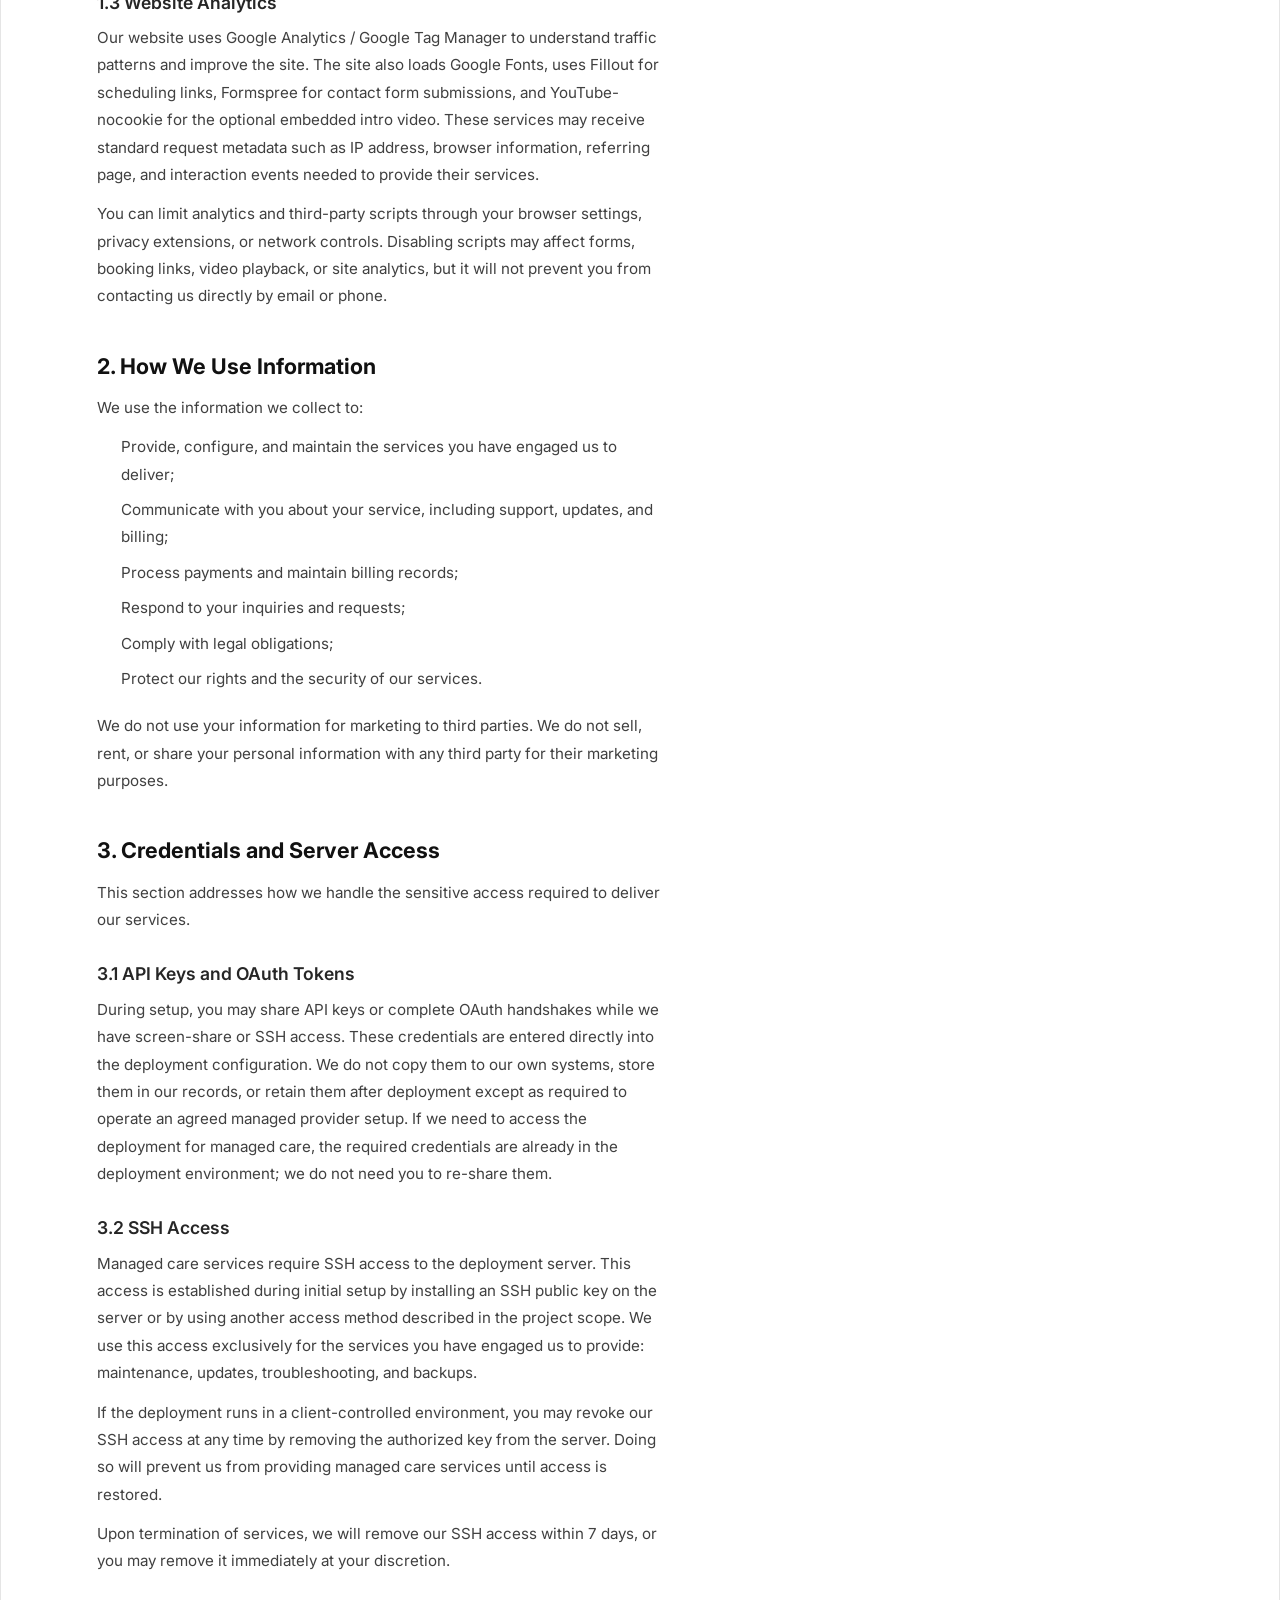
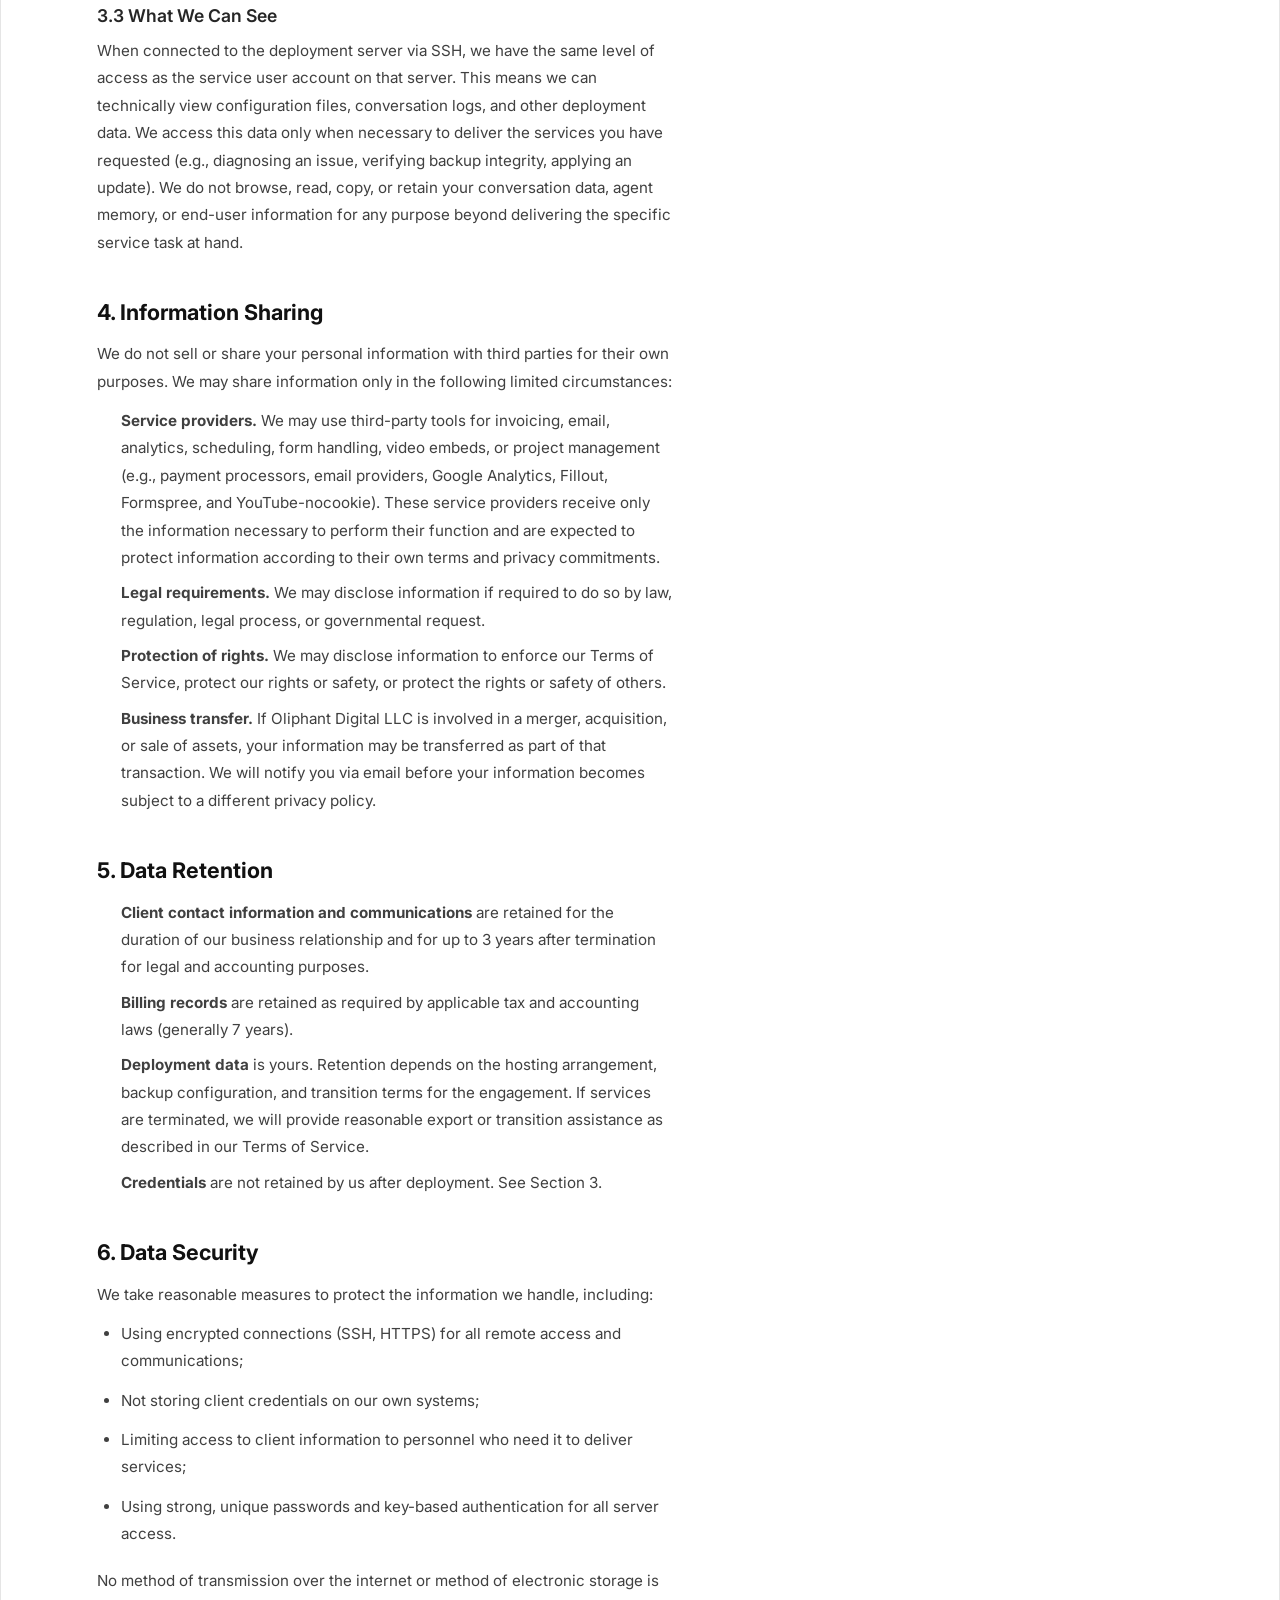
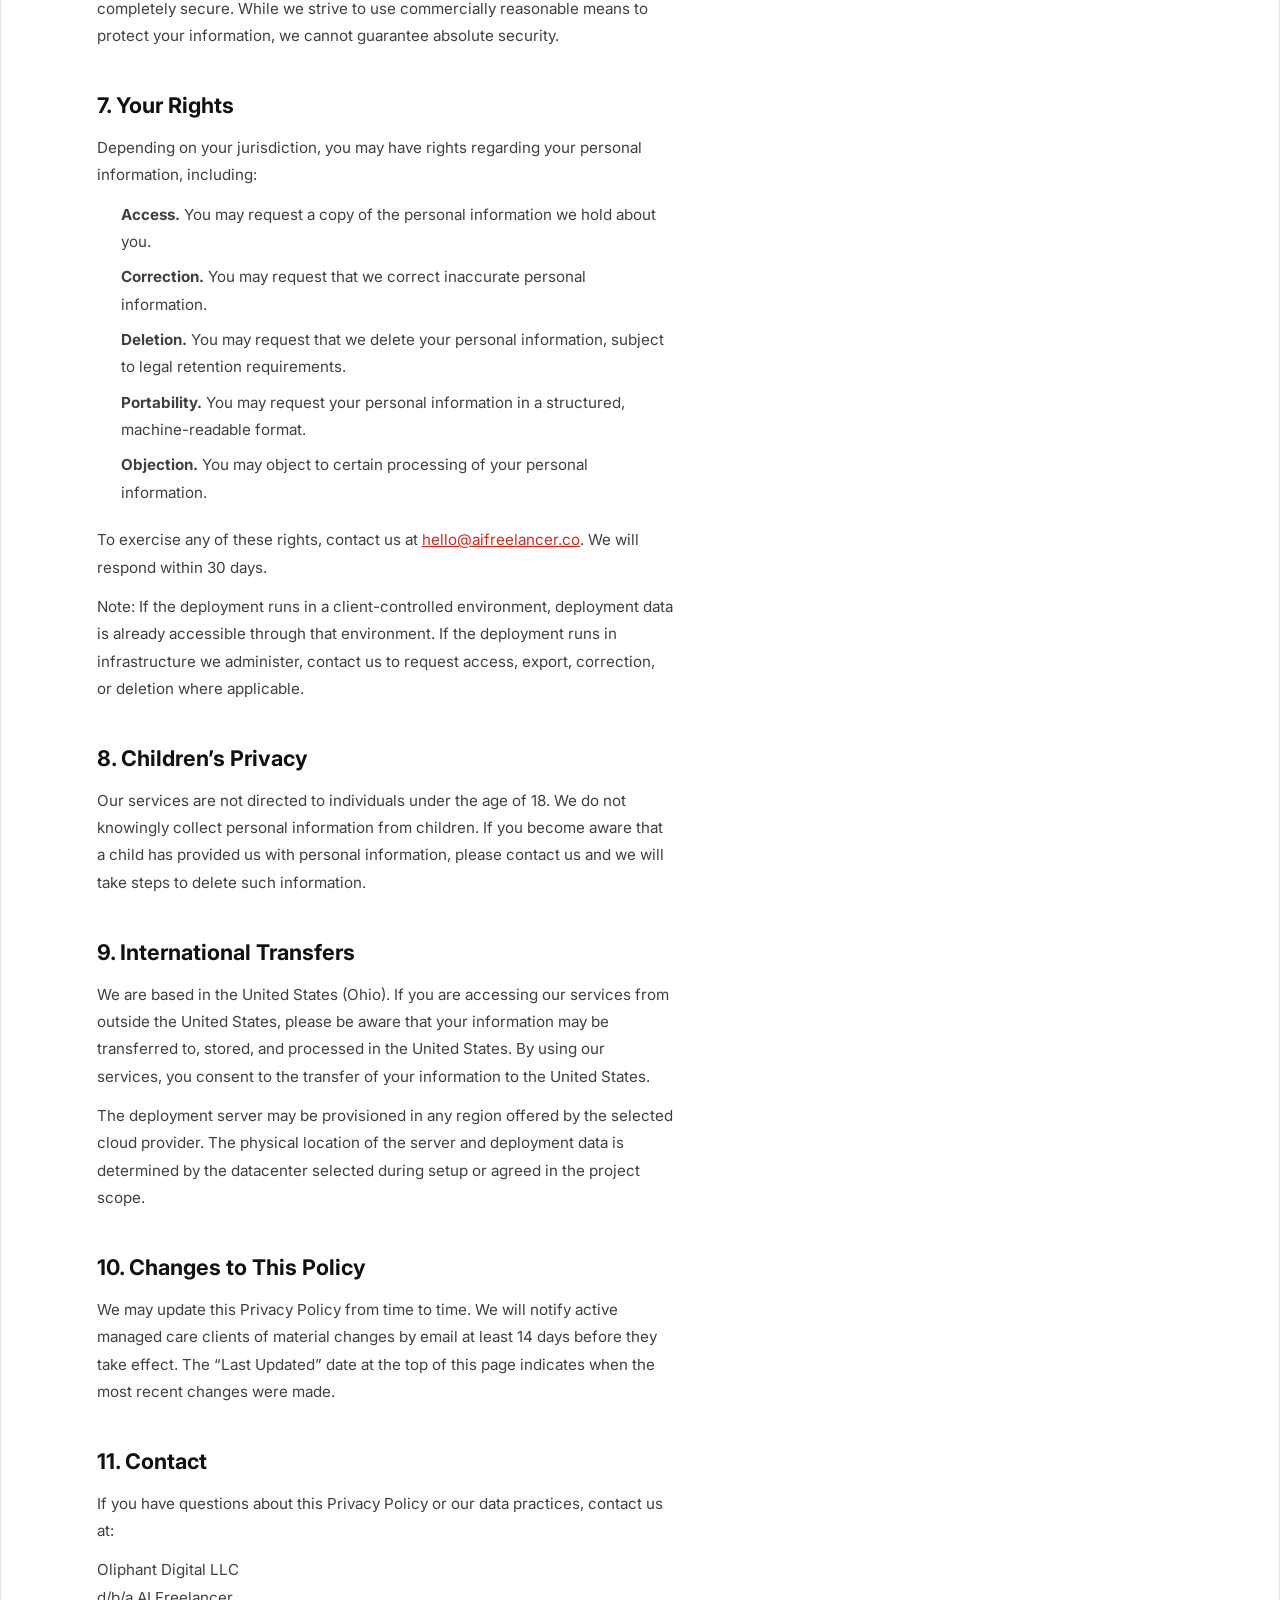
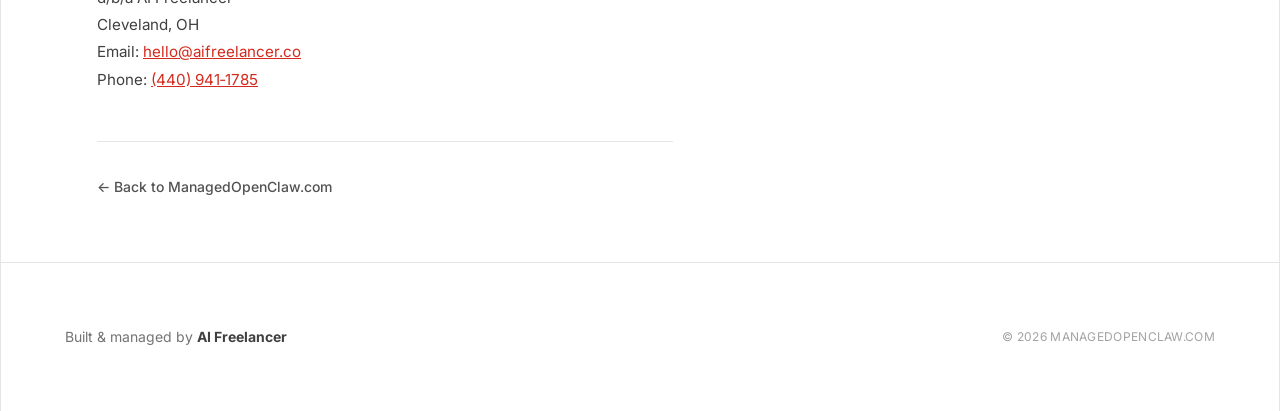
<file: privacy.html>
<!DOCTYPE html>
<html lang="en" class="scroll-smooth">
<head>
    <meta charset="UTF-8">
    <meta name="viewport" content="width=device-width, initial-scale=1.0">
    <title>Privacy Policy | ManagedOpenClaw</title>
    <meta name="description" content="Privacy Policy for ManagedOpenClaw managed AI agent services.">

    <link rel="preconnect" href="https://fonts.googleapis.com">
    <link rel="preconnect" href="https://fonts.gstatic.com" crossorigin>
    <link href="https://fonts.googleapis.com/css2?family=Inter:wght@300;400;500;600;700;800&family=JetBrains+Mono:wght@400;500;700&display=swap" rel="stylesheet">
    <link rel="stylesheet" href="assets/site.css">

    <style>
        body { background: #fff; color: #111; -webkit-font-smoothing: antialiased; }
        .legal h2 { font-size: 1.35rem; font-weight: 700; margin-top: 2.5rem; margin-bottom: 0.75rem; color: #111; }
        .legal h3 { font-size: 1.1rem; font-weight: 600; margin-top: 1.75rem; margin-bottom: 0.5rem; color: #262626; }
        .legal p, .legal li { color: #404040; line-height: 1.8; margin-bottom: 0.75rem; font-size: 0.95rem; }
        .legal ol { padding-left: 1.5rem; margin-bottom: 1.25rem; }
        .legal ol li { margin-bottom: 0.5rem; }
        .legal ul { list-style: disc; padding-left: 1.5rem; margin-bottom: 1.25rem; }
        .btn-claw { background-color: #E63B2E; color: #fff; border: 2px solid #E63B2E; transition: all .2s; border-radius: 4px; }
        .btn-claw:hover { background-color: #D42A1D; border-color: #D42A1D; }
    </style>
</head>
<body class="font-sans">

    <nav class="fixed w-full z-50 bg-white border-b border-neutral-200">
        <div class="max-w-[1440px] mx-auto px-6 h-20 flex justify-between items-center">
            <a href="index.html" class="flex items-center gap-3">
                <div class="w-9 h-9 bg-white flex items-center justify-center text-lg rounded border-2 border-claw-500">&#x1F99E;</div>
                <span class="font-bold text-xl tracking-tight text-neutral-900">ManagedOpenClaw<span class="text-neutral-400">.com</span></span>
            </a>
            <div class="hidden lg:flex items-center gap-8 whitespace-nowrap">
                <a href="index.html" class="text-sm font-medium text-neutral-600 hover:text-claw-500 transition-colors uppercase tracking-wide">Home</a>
                <a href="index.html#contact" class="px-5 py-2.5 btn-claw text-sm font-semibold">Let&#39;s Talk</a>
            </div>
        </div>
    </nav>

    <main class="pt-20 max-w-[1440px] mx-auto border-x border-neutral-200 min-h-screen bg-white">

        <div class="bg-neutral-900 text-white px-8 md:px-16 lg:px-24 py-12 md:py-16 border-b border-neutral-200">
            <h1 class="text-3xl md:text-4xl font-extrabold tracking-tighter mb-3">Privacy Policy</h1>
            <p class="text-neutral-400">Effective Date: June 5, 2026 &middot; Last Updated: June 5, 2026</p>
        </div>

        <article class="legal px-8 md:px-16 lg:px-24 py-12 md:py-16 max-w-3xl">

            <p>This Privacy Policy explains how Oliphant Digital LLC, doing business as AI Freelancer (&ldquo;we,&rdquo; &ldquo;us,&rdquo; or &ldquo;Company&rdquo;), collects, uses, and protects information in connection with our managed AI agent services and the ManagedOpenClaw.com website.</p>

            <h2>1. Information We Collect</h2>

            <h3>1.1 Information You Provide Directly</h3>
            <p>When you contact us, engage our services, or use our website, you may provide:</p>
            <ul>
                <li><strong>Contact information:</strong> name, email address, phone number, company name.</li>
                <li><strong>Service configuration details:</strong> desired agent use case, channel preferences, model provider preferences, and business context needed to configure your agent.</li>
                <li><strong>Credentials (temporary):</strong> During setup, you may provide API keys, OAuth tokens, or server access credentials. These are used solely for the purpose of configuring your deployment and are not stored in our systems after deployment is complete. See Section 3 for details.</li>
                <li><strong>Payment information:</strong> billing address and payment details necessary to process invoices. We do not store full credit card numbers; payment processing is handled by third-party payment processors.</li>
                <li><strong>Communications:</strong> emails, chat messages, support requests, and other correspondence with us.</li>
            </ul>

            <h3>1.2 Information in Your Deployment</h3>
            <p>When we deploy and manage your OpenClaw instance, data is created and stored in the deployment environment used for your project. Depending on scope, that environment may be in a cloud account you control, a cloud account we administer, or another agreed environment. Deployment data may include:</p>
            <ul>
                <li>Agent configuration files, personality settings, and skill definitions;</li>
                <li>Conversation history and session data;</li>
                <li>Agent memory and workspace files;</li>
                <li>Server logs, health check logs, and backup logs;</li>
                <li>OAuth credentials and API keys stored in the deployment configuration.</li>
            </ul>
            <p><strong>This deployment data belongs to you.</strong> We do not copy, transfer, or store it outside the deployment environment except as needed to provide the services you requested, create backups, troubleshoot issues, complete transition assistance, or comply with legal obligations. We access it only during active service delivery and only for the purposes you have engaged us to perform.</p>

            <h3>1.3 Website Analytics</h3>
            <p>Our website uses Google Analytics / Google Tag Manager to understand traffic patterns and improve the site. The site also loads Google Fonts, uses Fillout for scheduling links, Formspree for contact form submissions, and YouTube-nocookie for the optional embedded intro video. These services may receive standard request metadata such as IP address, browser information, referring page, and interaction events needed to provide their services.</p>
            <p>You can limit analytics and third-party scripts through your browser settings, privacy extensions, or network controls. Disabling scripts may affect forms, booking links, video playback, or site analytics, but it will not prevent you from contacting us directly by email or phone.</p>

            <h2>2. How We Use Information</h2>
            <p>We use the information we collect to:</p>
            <ol type="a">
                <li>Provide, configure, and maintain the services you have engaged us to deliver;</li>
                <li>Communicate with you about your service, including support, updates, and billing;</li>
                <li>Process payments and maintain billing records;</li>
                <li>Respond to your inquiries and requests;</li>
                <li>Comply with legal obligations;</li>
                <li>Protect our rights and the security of our services.</li>
            </ol>
            <p>We do not use your information for marketing to third parties. We do not sell, rent, or share your personal information with any third party for their marketing purposes.</p>

            <h2>3. Credentials and Server Access</h2>
            <p>This section addresses how we handle the sensitive access required to deliver our services.</p>

            <h3>3.1 API Keys and OAuth Tokens</h3>
            <p>During setup, you may share API keys or complete OAuth handshakes while we have screen-share or SSH access. These credentials are entered directly into the deployment configuration. We do not copy them to our own systems, store them in our records, or retain them after deployment except as required to operate an agreed managed provider setup. If we need to access the deployment for managed care, the required credentials are already in the deployment environment; we do not need you to re-share them.</p>

            <h3>3.2 SSH Access</h3>
            <p>Managed care services require SSH access to the deployment server. This access is established during initial setup by installing an SSH public key on the server or by using another access method described in the project scope. We use this access exclusively for the services you have engaged us to provide: maintenance, updates, troubleshooting, and backups.</p>
            <p>If the deployment runs in a client-controlled environment, you may revoke our SSH access at any time by removing the authorized key from the server. Doing so will prevent us from providing managed care services until access is restored.</p>
            <p>Upon termination of services, we will remove our SSH access within 7 days, or you may remove it immediately at your discretion.</p>

            <h3>3.3 What We Can See</h3>
            <p>When connected to the deployment server via SSH, we have the same level of access as the service user account on that server. This means we can technically view configuration files, conversation logs, and other deployment data. We access this data only when necessary to deliver the services you have requested (e.g., diagnosing an issue, verifying backup integrity, applying an update). We do not browse, read, copy, or retain your conversation data, agent memory, or end-user information for any purpose beyond delivering the specific service task at hand.</p>

            <h2>4. Information Sharing</h2>
            <p>We do not sell or share your personal information with third parties for their own purposes. We may share information only in the following limited circumstances:</p>
            <ol type="a">
                <li><strong>Service providers.</strong> We may use third-party tools for invoicing, email, analytics, scheduling, form handling, video embeds, or project management (e.g., payment processors, email providers, Google Analytics, Fillout, Formspree, and YouTube-nocookie). These service providers receive only the information necessary to perform their function and are expected to protect information according to their own terms and privacy commitments.</li>
                <li><strong>Legal requirements.</strong> We may disclose information if required to do so by law, regulation, legal process, or governmental request.</li>
                <li><strong>Protection of rights.</strong> We may disclose information to enforce our Terms of Service, protect our rights or safety, or protect the rights or safety of others.</li>
                <li><strong>Business transfer.</strong> If Oliphant Digital LLC is involved in a merger, acquisition, or sale of assets, your information may be transferred as part of that transaction. We will notify you via email before your information becomes subject to a different privacy policy.</li>
            </ol>

            <h2>5. Data Retention</h2>
            <ol type="a">
                <li><strong>Client contact information and communications</strong> are retained for the duration of our business relationship and for up to 3 years after termination for legal and accounting purposes.</li>
                <li><strong>Billing records</strong> are retained as required by applicable tax and accounting laws (generally 7 years).</li>
                <li><strong>Deployment data</strong> is yours. Retention depends on the hosting arrangement, backup configuration, and transition terms for the engagement. If services are terminated, we will provide reasonable export or transition assistance as described in our Terms of Service.</li>
                <li><strong>Credentials</strong> are not retained by us after deployment. See Section 3.</li>
            </ol>

            <h2>6. Data Security</h2>
            <p>We take reasonable measures to protect the information we handle, including:</p>
            <ul>
                <li>Using encrypted connections (SSH, HTTPS) for all remote access and communications;</li>
                <li>Not storing client credentials on our own systems;</li>
                <li>Limiting access to client information to personnel who need it to deliver services;</li>
                <li>Using strong, unique passwords and key-based authentication for all server access.</li>
            </ul>
            <p>No method of transmission over the internet or method of electronic storage is completely secure. While we strive to use commercially reasonable means to protect your information, we cannot guarantee absolute security.</p>

            <h2>7. Your Rights</h2>
            <p>Depending on your jurisdiction, you may have rights regarding your personal information, including:</p>
            <ol type="a">
                <li><strong>Access.</strong> You may request a copy of the personal information we hold about you.</li>
                <li><strong>Correction.</strong> You may request that we correct inaccurate personal information.</li>
                <li><strong>Deletion.</strong> You may request that we delete your personal information, subject to legal retention requirements.</li>
                <li><strong>Portability.</strong> You may request your personal information in a structured, machine-readable format.</li>
                <li><strong>Objection.</strong> You may object to certain processing of your personal information.</li>
            </ol>
            <p>To exercise any of these rights, contact us at <a href="mailto:hello@aifreelancer.co" class="text-claw-600 hover:text-claw-800 underline">hello@aifreelancer.co</a>. We will respond within 30 days.</p>
            <p>Note: If the deployment runs in a client-controlled environment, deployment data is already accessible through that environment. If the deployment runs in infrastructure we administer, contact us to request access, export, correction, or deletion where applicable.</p>

            <h2>8. Children&rsquo;s Privacy</h2>
            <p>Our services are not directed to individuals under the age of 18. We do not knowingly collect personal information from children. If you become aware that a child has provided us with personal information, please contact us and we will take steps to delete such information.</p>

            <h2>9. International Transfers</h2>
            <p>We are based in the United States (Ohio). If you are accessing our services from outside the United States, please be aware that your information may be transferred to, stored, and processed in the United States. By using our services, you consent to the transfer of your information to the United States.</p>
            <p>The deployment server may be provisioned in any region offered by the selected cloud provider. The physical location of the server and deployment data is determined by the datacenter selected during setup or agreed in the project scope.</p>

            <h2>10. Changes to This Policy</h2>
            <p>We may update this Privacy Policy from time to time. We will notify active managed care clients of material changes by email at least 14 days before they take effect. The &ldquo;Last Updated&rdquo; date at the top of this page indicates when the most recent changes were made.</p>

            <h2>11. Contact</h2>
            <p>If you have questions about this Privacy Policy or our data practices, contact us at:</p>
            <p>Oliphant Digital LLC<br>d/b/a AI Freelancer<br>Cleveland, OH<br>Email: <a href="mailto:hello@aifreelancer.co" class="text-claw-600 hover:text-claw-800 underline">hello@aifreelancer.co</a><br>Phone: <a href="tel:+14409411785" class="text-claw-600 hover:text-claw-800 underline">(440)&nbsp;941&#8209;1785</a></p>

            <div class="mt-12 pt-8 border-t border-neutral-200">
                <a href="index.html" class="inline-flex items-center gap-2 text-sm font-medium text-neutral-600 hover:text-claw-500 transition-colors">&larr; Back to ManagedOpenClaw.com</a>
            </div>
        </article>

        <footer class="p-10 md:p-16 border-t border-neutral-200">
            <div class="flex flex-col sm:flex-row justify-between items-start sm:items-center gap-4">
                <a href="https://aifreelancer.co" target="_blank" rel="noopener" class="text-sm text-neutral-500 hover:text-neutral-700 transition-colors">Built &amp; managed by <strong class="text-neutral-700">AI Freelancer</strong></a>
                <p class="text-xs text-neutral-400 uppercase tracking-wide">&copy; 2026 ManagedOpenClaw.com</p>
            </div>
        </footer>
    </main>
</body>
</html>
</file>
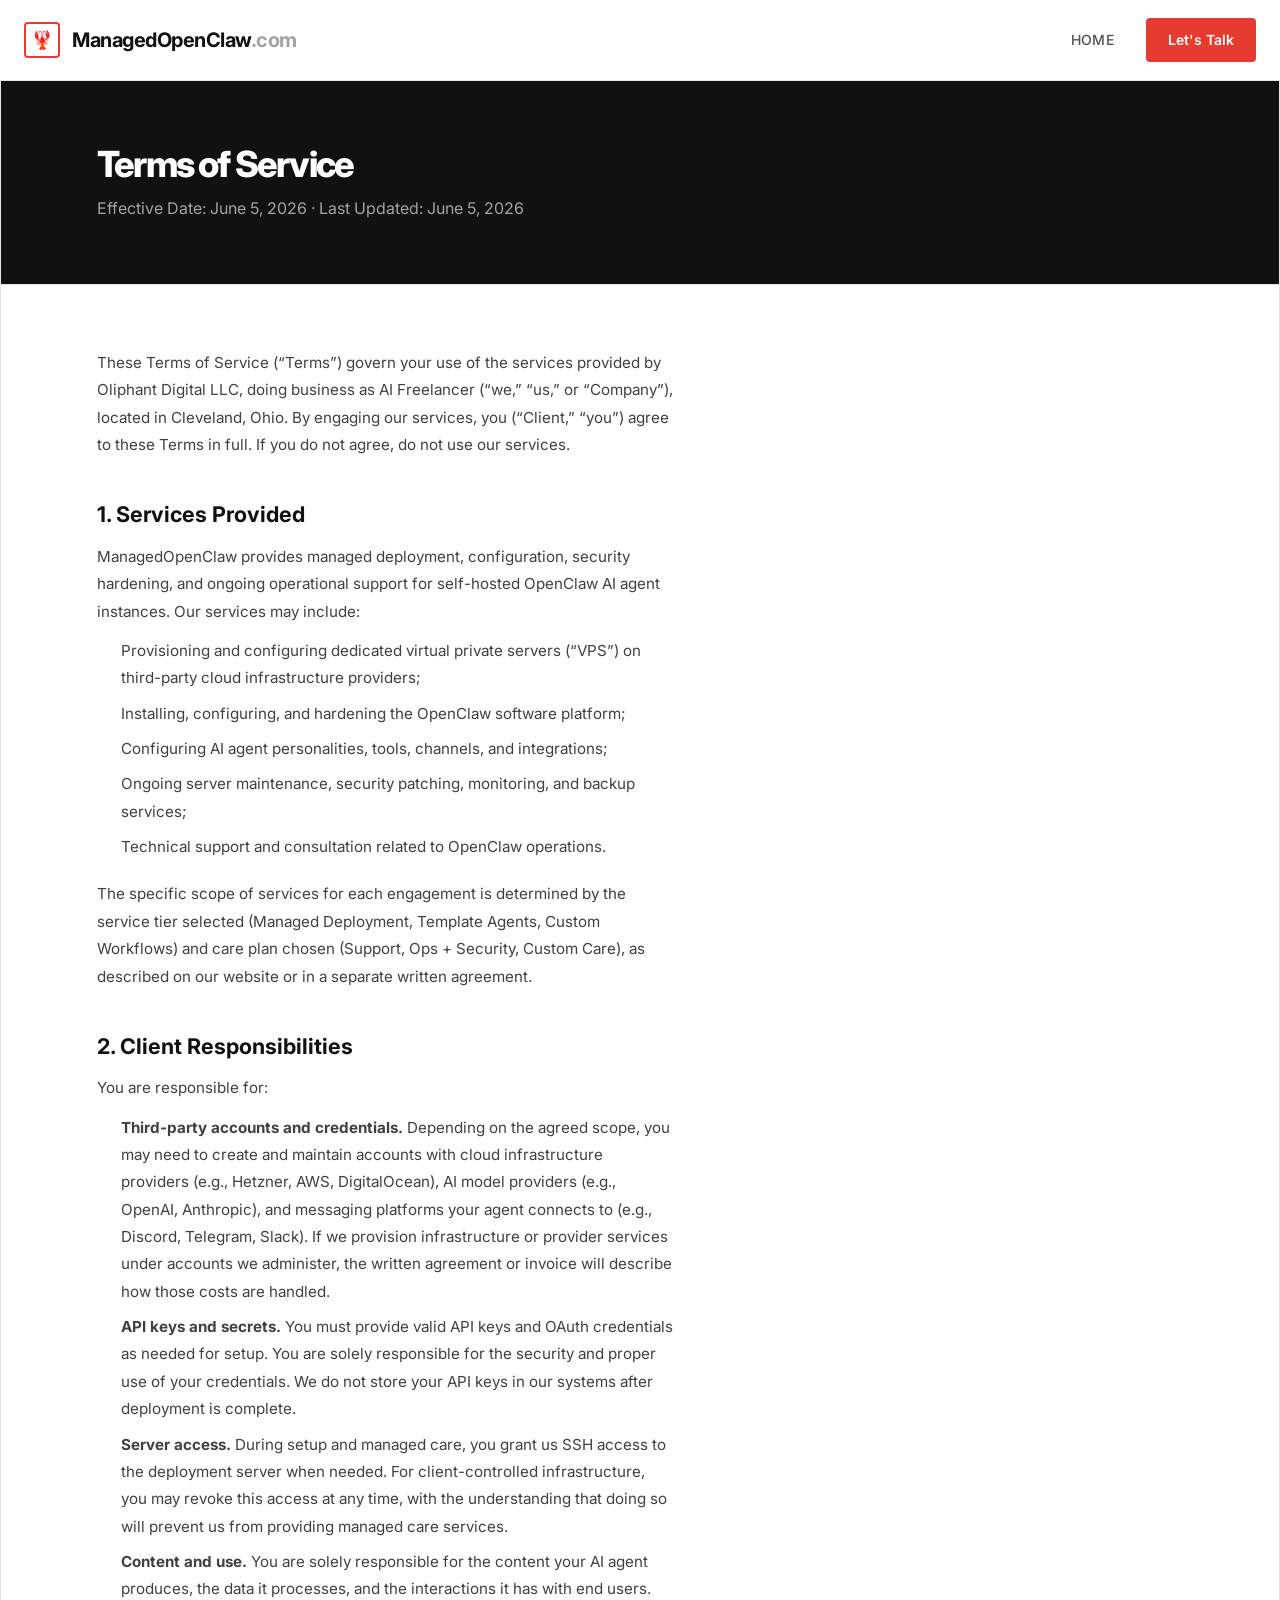
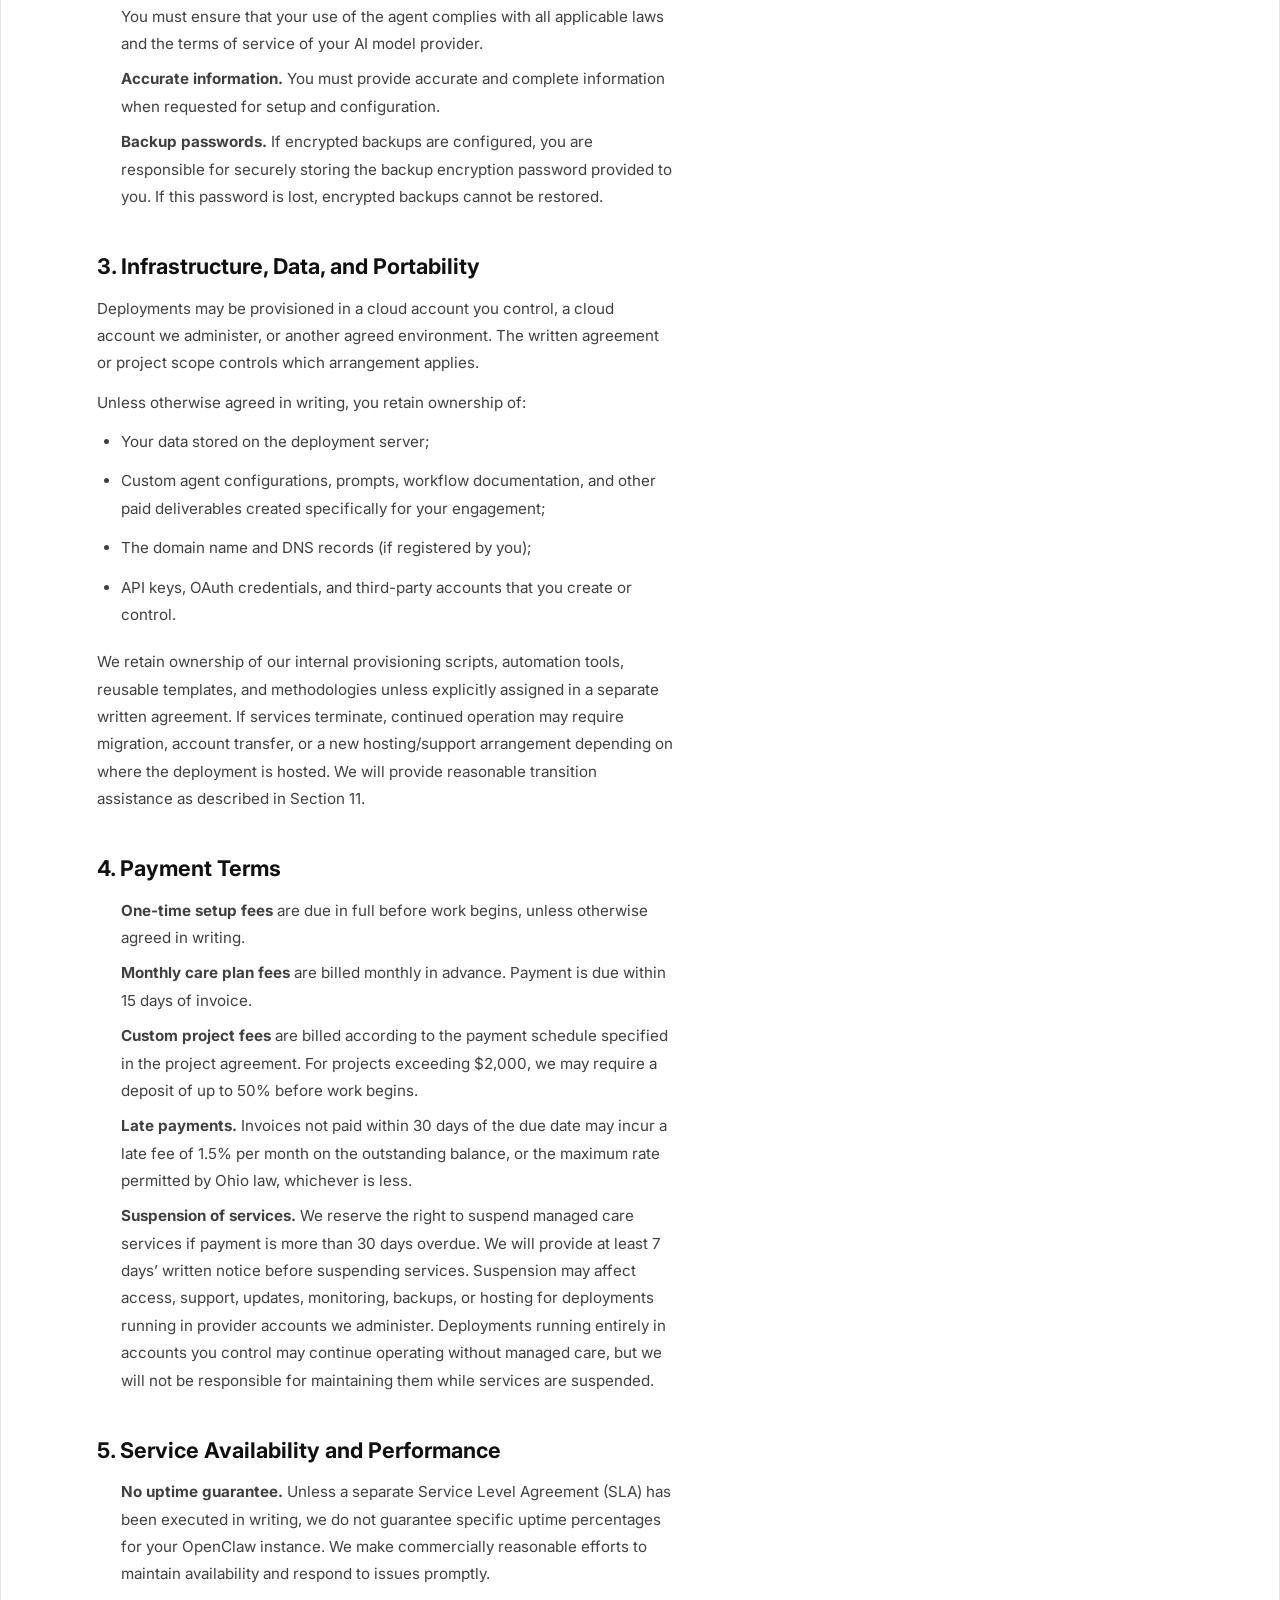
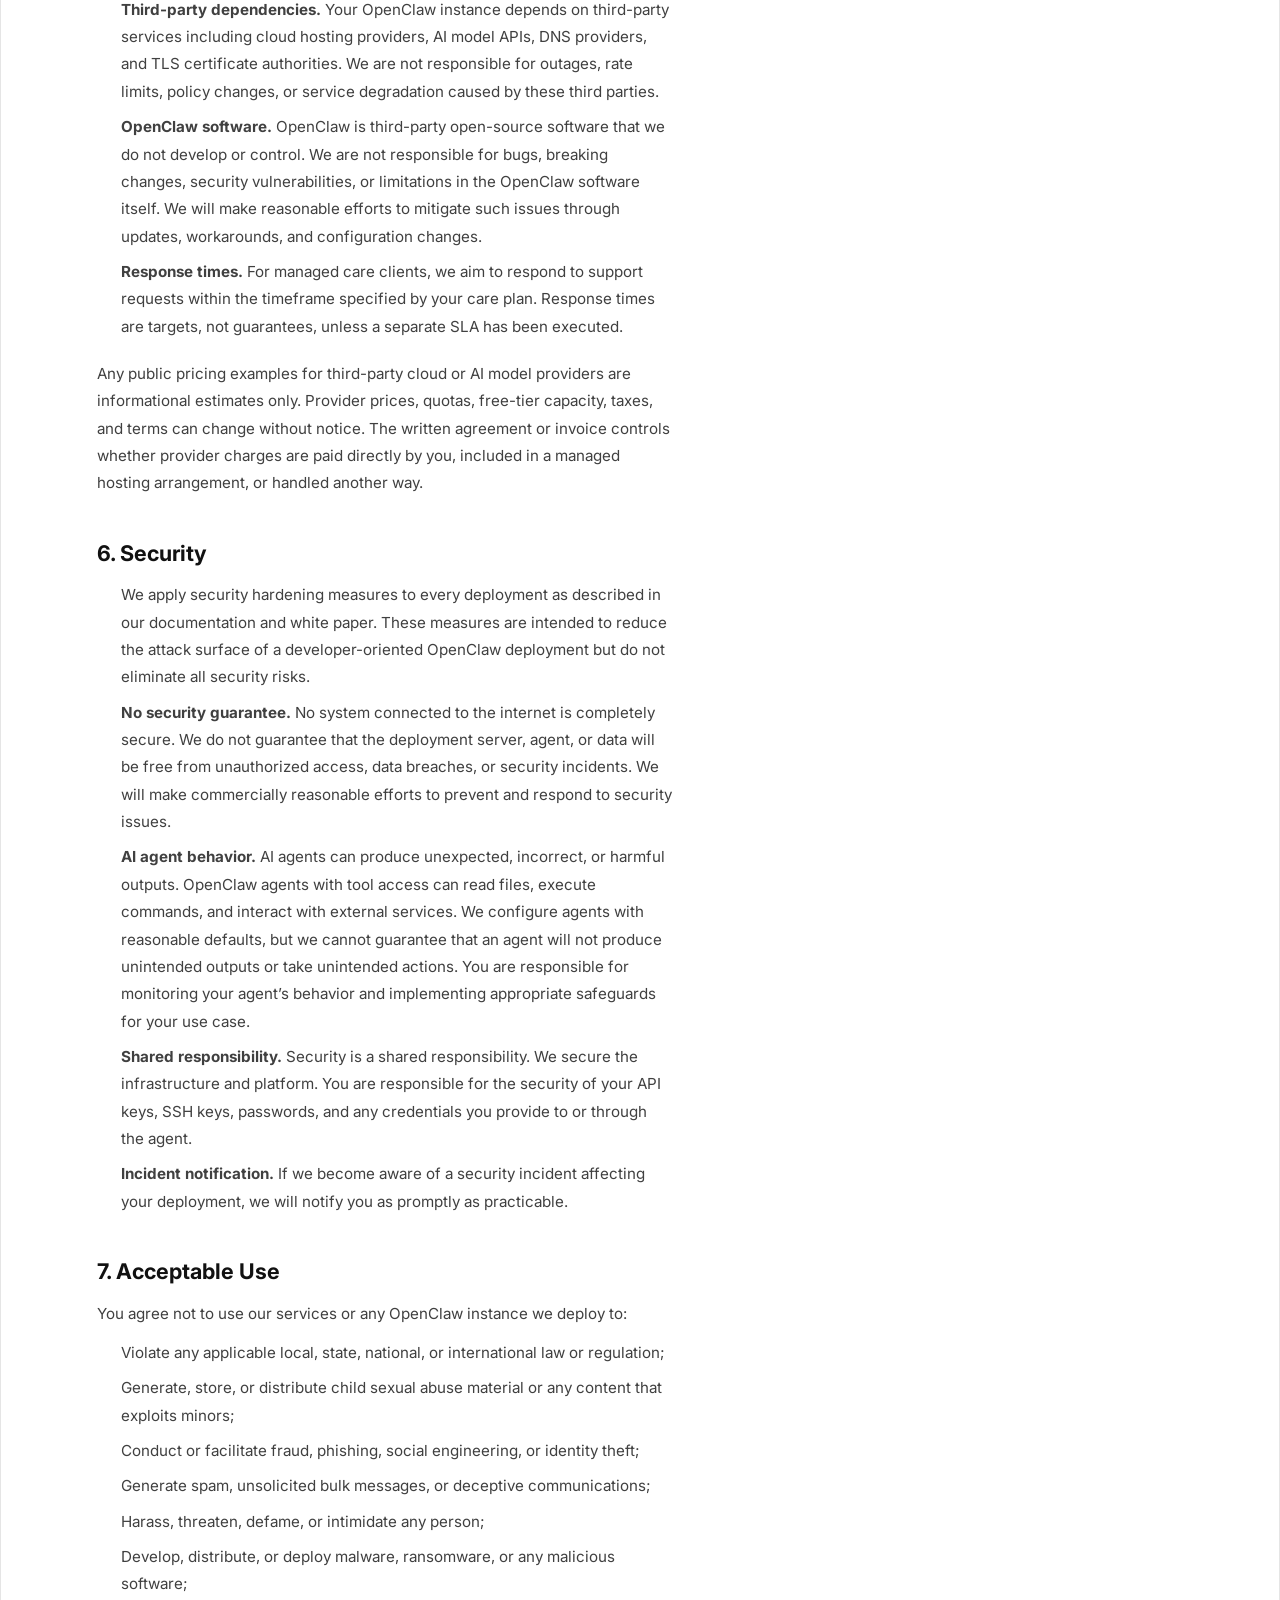
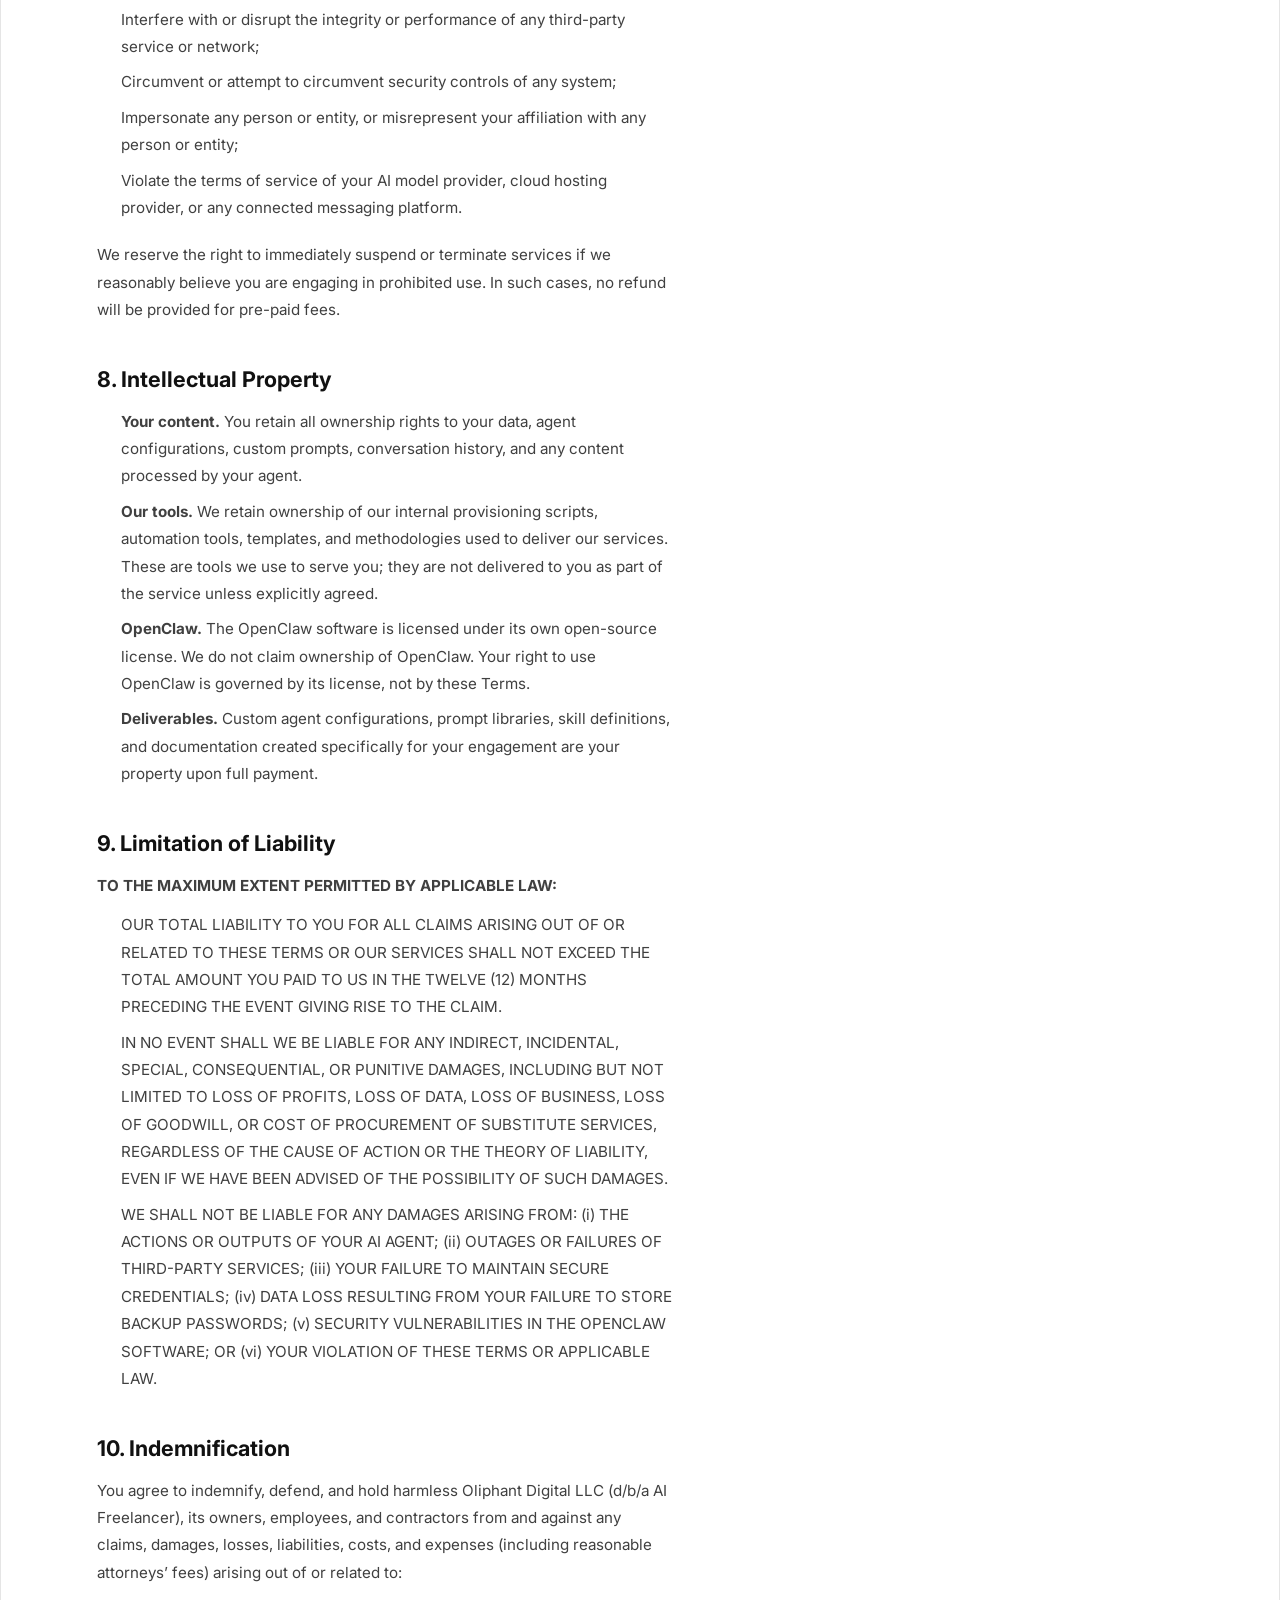
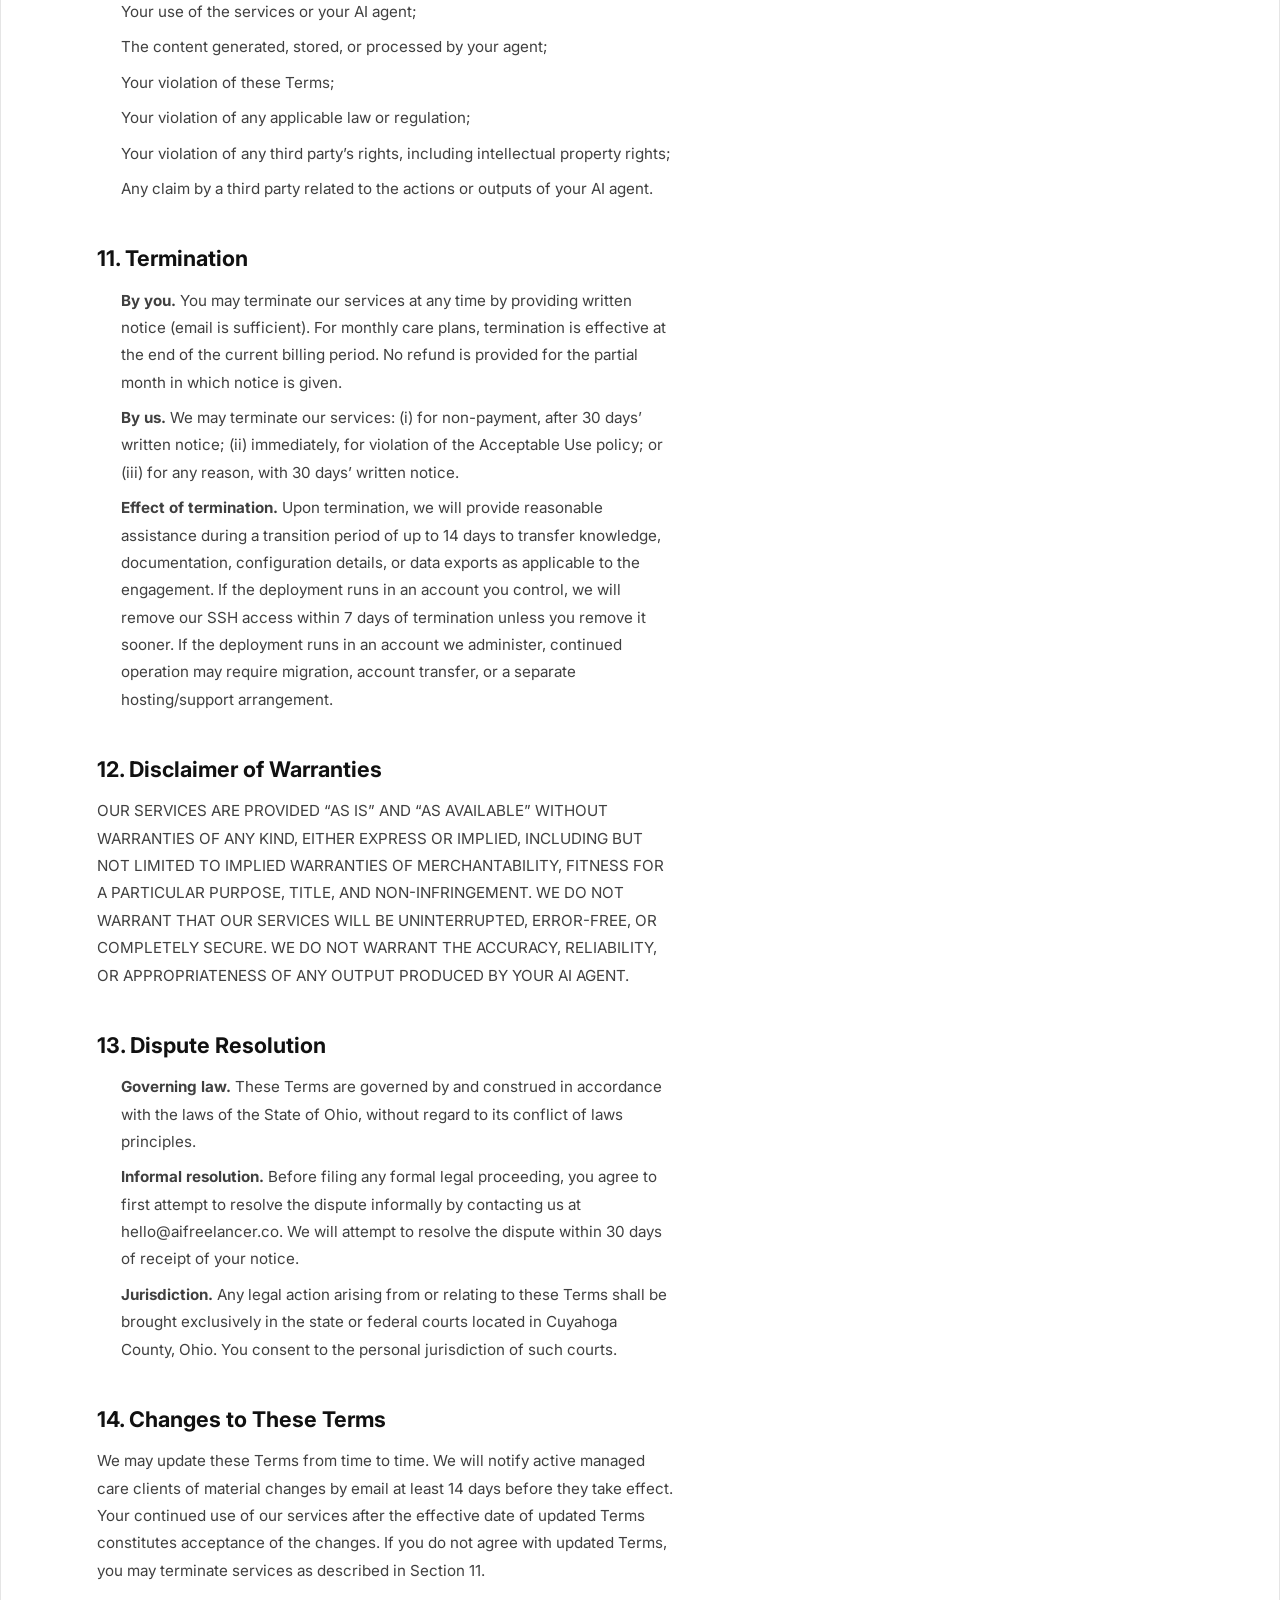
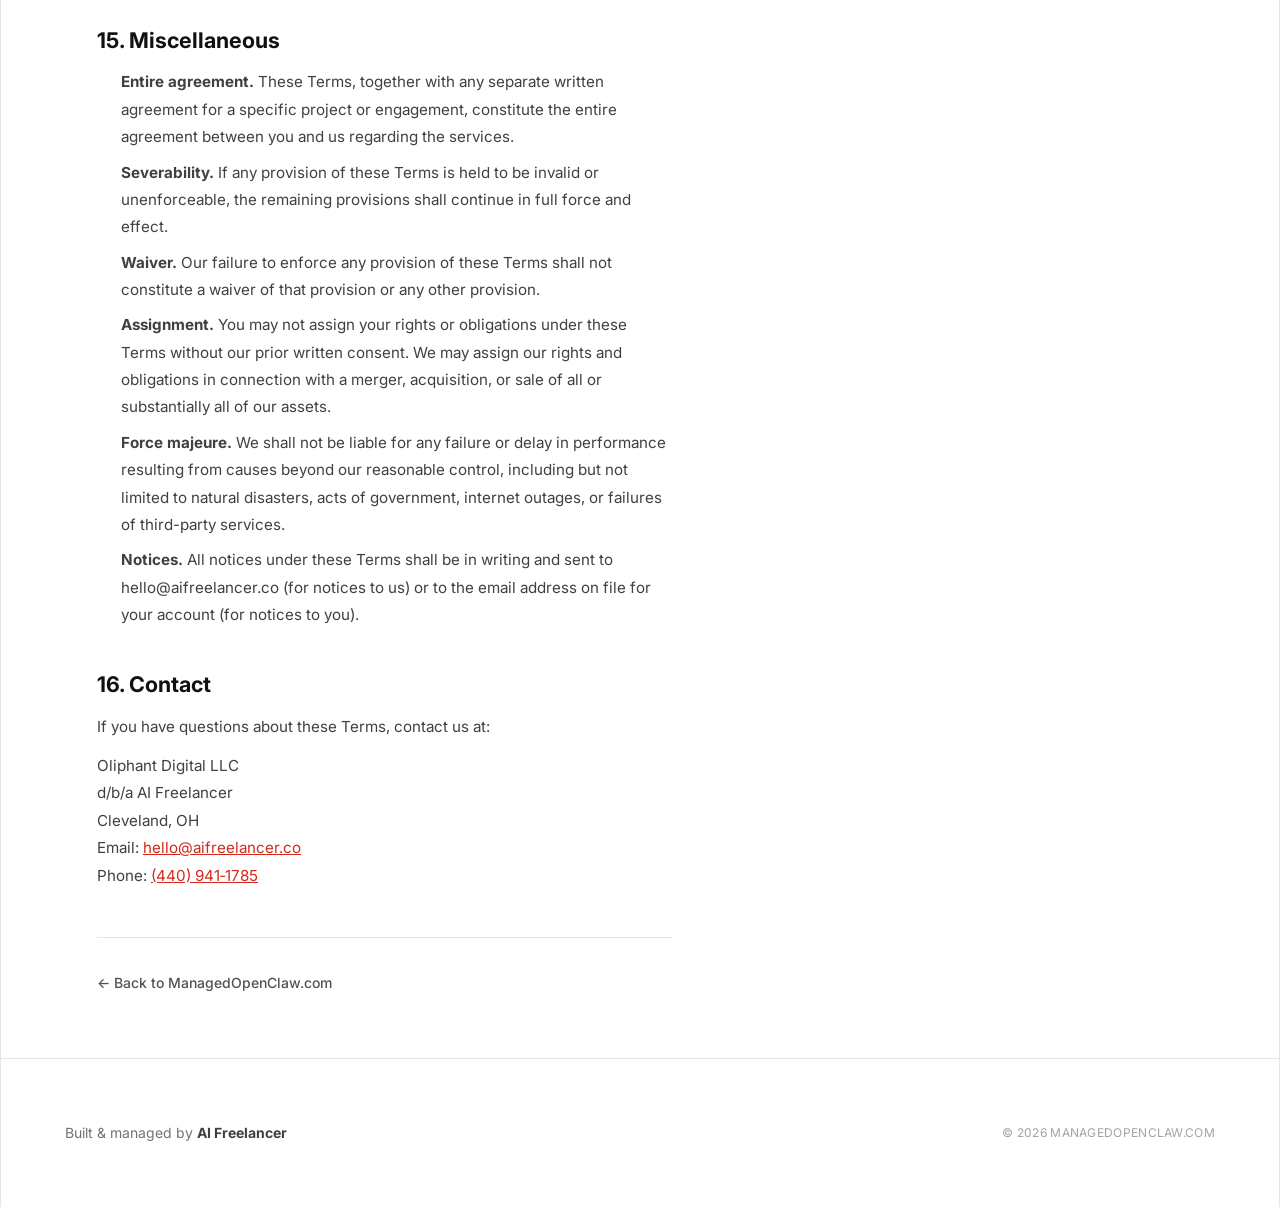
<file: terms.html>
<!DOCTYPE html>
<html lang="en" class="scroll-smooth">
<head>
    <meta charset="UTF-8">
    <meta name="viewport" content="width=device-width, initial-scale=1.0">
    <title>Terms of Service | ManagedOpenClaw</title>
    <meta name="description" content="Terms of Service for ManagedOpenClaw managed AI agent services.">

    <link rel="preconnect" href="https://fonts.googleapis.com">
    <link rel="preconnect" href="https://fonts.gstatic.com" crossorigin>
    <link href="https://fonts.googleapis.com/css2?family=Inter:wght@300;400;500;600;700;800&family=JetBrains+Mono:wght@400;500;700&display=swap" rel="stylesheet">
    <link rel="stylesheet" href="assets/site.css">

    <style>
        body { background: #fff; color: #111; -webkit-font-smoothing: antialiased; }
        .legal h2 { font-size: 1.35rem; font-weight: 700; margin-top: 2.5rem; margin-bottom: 0.75rem; color: #111; }
        .legal h3 { font-size: 1.1rem; font-weight: 600; margin-top: 1.75rem; margin-bottom: 0.5rem; color: #262626; }
        .legal p, .legal li { color: #404040; line-height: 1.8; margin-bottom: 0.75rem; font-size: 0.95rem; }
        .legal ol { padding-left: 1.5rem; margin-bottom: 1.25rem; }
        .legal ol li { margin-bottom: 0.5rem; }
        .legal ul { list-style: disc; padding-left: 1.5rem; margin-bottom: 1.25rem; }
        .btn-claw { background-color: #E63B2E; color: #fff; border: 2px solid #E63B2E; transition: all .2s; border-radius: 4px; }
        .btn-claw:hover { background-color: #D42A1D; border-color: #D42A1D; }
    </style>
</head>
<body class="font-sans">

    <nav class="fixed w-full z-50 bg-white border-b border-neutral-200">
        <div class="max-w-[1440px] mx-auto px-6 h-20 flex justify-between items-center">
            <a href="index.html" class="flex items-center gap-3">
                <div class="w-9 h-9 bg-white flex items-center justify-center text-lg rounded border-2 border-claw-500">&#x1F99E;</div>
                <span class="font-bold text-xl tracking-tight text-neutral-900">ManagedOpenClaw<span class="text-neutral-400">.com</span></span>
            </a>
            <div class="hidden lg:flex items-center gap-8 whitespace-nowrap">
                <a href="index.html" class="text-sm font-medium text-neutral-600 hover:text-claw-500 transition-colors uppercase tracking-wide">Home</a>
                <a href="index.html#contact" class="px-5 py-2.5 btn-claw text-sm font-semibold">Let&#39;s Talk</a>
            </div>
        </div>
    </nav>

    <main class="pt-20 max-w-[1440px] mx-auto border-x border-neutral-200 min-h-screen bg-white">

        <div class="bg-neutral-900 text-white px-8 md:px-16 lg:px-24 py-12 md:py-16 border-b border-neutral-200">
            <h1 class="text-3xl md:text-4xl font-extrabold tracking-tighter mb-3">Terms of Service</h1>
            <p class="text-neutral-400">Effective Date: June 5, 2026 &middot; Last Updated: June 5, 2026</p>
        </div>

        <article class="legal px-8 md:px-16 lg:px-24 py-12 md:py-16 max-w-3xl">

            <p>These Terms of Service (&ldquo;Terms&rdquo;) govern your use of the services provided by Oliphant Digital LLC, doing business as AI Freelancer (&ldquo;we,&rdquo; &ldquo;us,&rdquo; or &ldquo;Company&rdquo;), located in Cleveland, Ohio. By engaging our services, you (&ldquo;Client,&rdquo; &ldquo;you&rdquo;) agree to these Terms in full. If you do not agree, do not use our services.</p>

            <h2>1. Services Provided</h2>
            <p>ManagedOpenClaw provides managed deployment, configuration, security hardening, and ongoing operational support for self-hosted OpenClaw AI agent instances. Our services may include:</p>
            <ol type="a">
                <li>Provisioning and configuring dedicated virtual private servers (&ldquo;VPS&rdquo;) on third-party cloud infrastructure providers;</li>
                <li>Installing, configuring, and hardening the OpenClaw software platform;</li>
                <li>Configuring AI agent personalities, tools, channels, and integrations;</li>
                <li>Ongoing server maintenance, security patching, monitoring, and backup services;</li>
                <li>Technical support and consultation related to OpenClaw operations.</li>
            </ol>
            <p>The specific scope of services for each engagement is determined by the service tier selected (Managed Deployment, Template Agents, Custom Workflows) and care plan chosen (Support, Ops + Security, Custom Care), as described on our website or in a separate written agreement.</p>

            <h2>2. Client Responsibilities</h2>
            <p>You are responsible for:</p>
            <ol type="a">
                <li><strong>Third-party accounts and credentials.</strong> Depending on the agreed scope, you may need to create and maintain accounts with cloud infrastructure providers (e.g., Hetzner, AWS, DigitalOcean), AI model providers (e.g., OpenAI, Anthropic), and messaging platforms your agent connects to (e.g., Discord, Telegram, Slack). If we provision infrastructure or provider services under accounts we administer, the written agreement or invoice will describe how those costs are handled.</li>
                <li><strong>API keys and secrets.</strong> You must provide valid API keys and OAuth credentials as needed for setup. You are solely responsible for the security and proper use of your credentials. We do not store your API keys in our systems after deployment is complete.</li>
                <li><strong>Server access.</strong> During setup and managed care, you grant us SSH access to the deployment server when needed. For client-controlled infrastructure, you may revoke this access at any time, with the understanding that doing so will prevent us from providing managed care services.</li>
                <li><strong>Content and use.</strong> You are solely responsible for the content your AI agent produces, the data it processes, and the interactions it has with end users. You must ensure that your use of the agent complies with all applicable laws and the terms of service of your AI model provider.</li>
                <li><strong>Accurate information.</strong> You must provide accurate and complete information when requested for setup and configuration.</li>
                <li><strong>Backup passwords.</strong> If encrypted backups are configured, you are responsible for securely storing the backup encryption password provided to you. If this password is lost, encrypted backups cannot be restored.</li>
            </ol>

            <h2>3. Infrastructure, Data, and Portability</h2>
            <p>Deployments may be provisioned in a cloud account you control, a cloud account we administer, or another agreed environment. The written agreement or project scope controls which arrangement applies.</p>
            <p>Unless otherwise agreed in writing, you retain ownership of:</p>
            <ul>
                <li>Your data stored on the deployment server;</li>
                <li>Custom agent configurations, prompts, workflow documentation, and other paid deliverables created specifically for your engagement;</li>
                <li>The domain name and DNS records (if registered by you);</li>
                <li>API keys, OAuth credentials, and third-party accounts that you create or control.</li>
            </ul>
            <p>We retain ownership of our internal provisioning scripts, automation tools, reusable templates, and methodologies unless explicitly assigned in a separate written agreement. If services terminate, continued operation may require migration, account transfer, or a new hosting/support arrangement depending on where the deployment is hosted. We will provide reasonable transition assistance as described in Section 11.</p>

            <h2>4. Payment Terms</h2>
            <ol type="a">
                <li><strong>One-time setup fees</strong> are due in full before work begins, unless otherwise agreed in writing.</li>
                <li><strong>Monthly care plan fees</strong> are billed monthly in advance. Payment is due within 15 days of invoice.</li>
                <li><strong>Custom project fees</strong> are billed according to the payment schedule specified in the project agreement. For projects exceeding $2,000, we may require a deposit of up to 50% before work begins.</li>
                <li><strong>Late payments.</strong> Invoices not paid within 30 days of the due date may incur a late fee of 1.5% per month on the outstanding balance, or the maximum rate permitted by Ohio law, whichever is less.</li>
                <li><strong>Suspension of services.</strong> We reserve the right to suspend managed care services if payment is more than 30 days overdue. We will provide at least 7 days&rsquo; written notice before suspending services. Suspension may affect access, support, updates, monitoring, backups, or hosting for deployments running in provider accounts we administer. Deployments running entirely in accounts you control may continue operating without managed care, but we will not be responsible for maintaining them while services are suspended.</li>
            </ol>

            <h2>5. Service Availability and Performance</h2>
            <ol type="a">
                <li><strong>No uptime guarantee.</strong> Unless a separate Service Level Agreement (SLA) has been executed in writing, we do not guarantee specific uptime percentages for your OpenClaw instance. We make commercially reasonable efforts to maintain availability and respond to issues promptly.</li>
                <li><strong>Third-party dependencies.</strong> Your OpenClaw instance depends on third-party services including cloud hosting providers, AI model APIs, DNS providers, and TLS certificate authorities. We are not responsible for outages, rate limits, policy changes, or service degradation caused by these third parties.</li>
                <li><strong>OpenClaw software.</strong> OpenClaw is third-party open-source software that we do not develop or control. We are not responsible for bugs, breaking changes, security vulnerabilities, or limitations in the OpenClaw software itself. We will make reasonable efforts to mitigate such issues through updates, workarounds, and configuration changes.</li>
                <li><strong>Response times.</strong> For managed care clients, we aim to respond to support requests within the timeframe specified by your care plan. Response times are targets, not guarantees, unless a separate SLA has been executed.</li>
            </ol>
            <p>Any public pricing examples for third-party cloud or AI model providers are informational estimates only. Provider prices, quotas, free-tier capacity, taxes, and terms can change without notice. The written agreement or invoice controls whether provider charges are paid directly by you, included in a managed hosting arrangement, or handled another way.</p>

            <h2>6. Security</h2>
            <ol type="a">
                <li>We apply security hardening measures to every deployment as described in our documentation and white paper. These measures are intended to reduce the attack surface of a developer-oriented OpenClaw deployment but do not eliminate all security risks.</li>
                <li><strong>No security guarantee.</strong> No system connected to the internet is completely secure. We do not guarantee that the deployment server, agent, or data will be free from unauthorized access, data breaches, or security incidents. We will make commercially reasonable efforts to prevent and respond to security issues.</li>
                <li><strong>AI agent behavior.</strong> AI agents can produce unexpected, incorrect, or harmful outputs. OpenClaw agents with tool access can read files, execute commands, and interact with external services. We configure agents with reasonable defaults, but we cannot guarantee that an agent will not produce unintended outputs or take unintended actions. You are responsible for monitoring your agent&rsquo;s behavior and implementing appropriate safeguards for your use case.</li>
                <li><strong>Shared responsibility.</strong> Security is a shared responsibility. We secure the infrastructure and platform. You are responsible for the security of your API keys, SSH keys, passwords, and any credentials you provide to or through the agent.</li>
                <li><strong>Incident notification.</strong> If we become aware of a security incident affecting your deployment, we will notify you as promptly as practicable.</li>
            </ol>

            <h2>7. Acceptable Use</h2>
            <p>You agree not to use our services or any OpenClaw instance we deploy to:</p>
            <ol type="a">
                <li>Violate any applicable local, state, national, or international law or regulation;</li>
                <li>Generate, store, or distribute child sexual abuse material or any content that exploits minors;</li>
                <li>Conduct or facilitate fraud, phishing, social engineering, or identity theft;</li>
                <li>Generate spam, unsolicited bulk messages, or deceptive communications;</li>
                <li>Harass, threaten, defame, or intimidate any person;</li>
                <li>Develop, distribute, or deploy malware, ransomware, or any malicious software;</li>
                <li>Interfere with or disrupt the integrity or performance of any third-party service or network;</li>
                <li>Circumvent or attempt to circumvent security controls of any system;</li>
                <li>Impersonate any person or entity, or misrepresent your affiliation with any person or entity;</li>
                <li>Violate the terms of service of your AI model provider, cloud hosting provider, or any connected messaging platform.</li>
            </ol>
            <p>We reserve the right to immediately suspend or terminate services if we reasonably believe you are engaging in prohibited use. In such cases, no refund will be provided for pre-paid fees.</p>

            <h2>8. Intellectual Property</h2>
            <ol type="a">
                <li><strong>Your content.</strong> You retain all ownership rights to your data, agent configurations, custom prompts, conversation history, and any content processed by your agent.</li>
                <li><strong>Our tools.</strong> We retain ownership of our internal provisioning scripts, automation tools, templates, and methodologies used to deliver our services. These are tools we use to serve you; they are not delivered to you as part of the service unless explicitly agreed.</li>
                <li><strong>OpenClaw.</strong> The OpenClaw software is licensed under its own open-source license. We do not claim ownership of OpenClaw. Your right to use OpenClaw is governed by its license, not by these Terms.</li>
                <li><strong>Deliverables.</strong> Custom agent configurations, prompt libraries, skill definitions, and documentation created specifically for your engagement are your property upon full payment.</li>
            </ol>

            <h2>9. Limitation of Liability</h2>
            <p><strong>TO THE MAXIMUM EXTENT PERMITTED BY APPLICABLE LAW:</strong></p>
            <ol type="a">
                <li>OUR TOTAL LIABILITY TO YOU FOR ALL CLAIMS ARISING OUT OF OR RELATED TO THESE TERMS OR OUR SERVICES SHALL NOT EXCEED THE TOTAL AMOUNT YOU PAID TO US IN THE TWELVE (12) MONTHS PRECEDING THE EVENT GIVING RISE TO THE CLAIM.</li>
                <li>IN NO EVENT SHALL WE BE LIABLE FOR ANY INDIRECT, INCIDENTAL, SPECIAL, CONSEQUENTIAL, OR PUNITIVE DAMAGES, INCLUDING BUT NOT LIMITED TO LOSS OF PROFITS, LOSS OF DATA, LOSS OF BUSINESS, LOSS OF GOODWILL, OR COST OF PROCUREMENT OF SUBSTITUTE SERVICES, REGARDLESS OF THE CAUSE OF ACTION OR THE THEORY OF LIABILITY, EVEN IF WE HAVE BEEN ADVISED OF THE POSSIBILITY OF SUCH DAMAGES.</li>
                <li>WE SHALL NOT BE LIABLE FOR ANY DAMAGES ARISING FROM: (i) THE ACTIONS OR OUTPUTS OF YOUR AI AGENT; (ii) OUTAGES OR FAILURES OF THIRD-PARTY SERVICES; (iii) YOUR FAILURE TO MAINTAIN SECURE CREDENTIALS; (iv) DATA LOSS RESULTING FROM YOUR FAILURE TO STORE BACKUP PASSWORDS; (v) SECURITY VULNERABILITIES IN THE OPENCLAW SOFTWARE; OR (vi) YOUR VIOLATION OF THESE TERMS OR APPLICABLE LAW.</li>
            </ol>

            <h2>10. Indemnification</h2>
            <p>You agree to indemnify, defend, and hold harmless Oliphant Digital LLC (d/b/a AI Freelancer), its owners, employees, and contractors from and against any claims, damages, losses, liabilities, costs, and expenses (including reasonable attorneys&rsquo; fees) arising out of or related to:</p>
            <ol type="a">
                <li>Your use of the services or your AI agent;</li>
                <li>The content generated, stored, or processed by your agent;</li>
                <li>Your violation of these Terms;</li>
                <li>Your violation of any applicable law or regulation;</li>
                <li>Your violation of any third party&rsquo;s rights, including intellectual property rights;</li>
                <li>Any claim by a third party related to the actions or outputs of your AI agent.</li>
            </ol>

            <h2>11. Termination</h2>
            <ol type="a">
                <li><strong>By you.</strong> You may terminate our services at any time by providing written notice (email is sufficient). For monthly care plans, termination is effective at the end of the current billing period. No refund is provided for the partial month in which notice is given.</li>
                <li><strong>By us.</strong> We may terminate our services: (i) for non-payment, after 30 days&rsquo; written notice; (ii) immediately, for violation of the Acceptable Use policy; or (iii) for any reason, with 30 days&rsquo; written notice.</li>
                <li><strong>Effect of termination.</strong> Upon termination, we will provide reasonable assistance during a transition period of up to 14 days to transfer knowledge, documentation, configuration details, or data exports as applicable to the engagement. If the deployment runs in an account you control, we will remove our SSH access within 7 days of termination unless you remove it sooner. If the deployment runs in an account we administer, continued operation may require migration, account transfer, or a separate hosting/support arrangement.</li>
            </ol>

            <h2>12. Disclaimer of Warranties</h2>
            <p>OUR SERVICES ARE PROVIDED &ldquo;AS IS&rdquo; AND &ldquo;AS AVAILABLE&rdquo; WITHOUT WARRANTIES OF ANY KIND, EITHER EXPRESS OR IMPLIED, INCLUDING BUT NOT LIMITED TO IMPLIED WARRANTIES OF MERCHANTABILITY, FITNESS FOR A PARTICULAR PURPOSE, TITLE, AND NON-INFRINGEMENT. WE DO NOT WARRANT THAT OUR SERVICES WILL BE UNINTERRUPTED, ERROR-FREE, OR COMPLETELY SECURE. WE DO NOT WARRANT THE ACCURACY, RELIABILITY, OR APPROPRIATENESS OF ANY OUTPUT PRODUCED BY YOUR AI AGENT.</p>

            <h2>13. Dispute Resolution</h2>
            <ol type="a">
                <li><strong>Governing law.</strong> These Terms are governed by and construed in accordance with the laws of the State of Ohio, without regard to its conflict of laws principles.</li>
                <li><strong>Informal resolution.</strong> Before filing any formal legal proceeding, you agree to first attempt to resolve the dispute informally by contacting us at hello@aifreelancer.co. We will attempt to resolve the dispute within 30 days of receipt of your notice.</li>
                <li><strong>Jurisdiction.</strong> Any legal action arising from or relating to these Terms shall be brought exclusively in the state or federal courts located in Cuyahoga County, Ohio. You consent to the personal jurisdiction of such courts.</li>
            </ol>

            <h2>14. Changes to These Terms</h2>
            <p>We may update these Terms from time to time. We will notify active managed care clients of material changes by email at least 14 days before they take effect. Your continued use of our services after the effective date of updated Terms constitutes acceptance of the changes. If you do not agree with updated Terms, you may terminate services as described in Section 11.</p>

            <h2>15. Miscellaneous</h2>
            <ol type="a">
                <li><strong>Entire agreement.</strong> These Terms, together with any separate written agreement for a specific project or engagement, constitute the entire agreement between you and us regarding the services.</li>
                <li><strong>Severability.</strong> If any provision of these Terms is held to be invalid or unenforceable, the remaining provisions shall continue in full force and effect.</li>
                <li><strong>Waiver.</strong> Our failure to enforce any provision of these Terms shall not constitute a waiver of that provision or any other provision.</li>
                <li><strong>Assignment.</strong> You may not assign your rights or obligations under these Terms without our prior written consent. We may assign our rights and obligations in connection with a merger, acquisition, or sale of all or substantially all of our assets.</li>
                <li><strong>Force majeure.</strong> We shall not be liable for any failure or delay in performance resulting from causes beyond our reasonable control, including but not limited to natural disasters, acts of government, internet outages, or failures of third-party services.</li>
                <li><strong>Notices.</strong> All notices under these Terms shall be in writing and sent to hello@aifreelancer.co (for notices to us) or to the email address on file for your account (for notices to you).</li>
            </ol>

            <h2>16. Contact</h2>
            <p>If you have questions about these Terms, contact us at:</p>
            <p>Oliphant Digital LLC<br>d/b/a AI Freelancer<br>Cleveland, OH<br>Email: <a href="mailto:hello@aifreelancer.co" class="text-claw-600 hover:text-claw-800 underline">hello@aifreelancer.co</a><br>Phone: <a href="tel:+14409411785" class="text-claw-600 hover:text-claw-800 underline">(440)&nbsp;941&#8209;1785</a></p>

            <div class="mt-12 pt-8 border-t border-neutral-200">
                <a href="index.html" class="inline-flex items-center gap-2 text-sm font-medium text-neutral-600 hover:text-claw-500 transition-colors">&larr; Back to ManagedOpenClaw.com</a>
            </div>
        </article>

        <footer class="p-10 md:p-16 border-t border-neutral-200">
            <div class="flex flex-col sm:flex-row justify-between items-start sm:items-center gap-4">
                <a href="https://aifreelancer.co" target="_blank" rel="noopener" class="text-sm text-neutral-500 hover:text-neutral-700 transition-colors">Built &amp; managed by <strong class="text-neutral-700">AI Freelancer</strong></a>
                <p class="text-xs text-neutral-400 uppercase tracking-wide">&copy; 2026 ManagedOpenClaw.com</p>
            </div>
        </footer>
    </main>
</body>
</html>
</file>
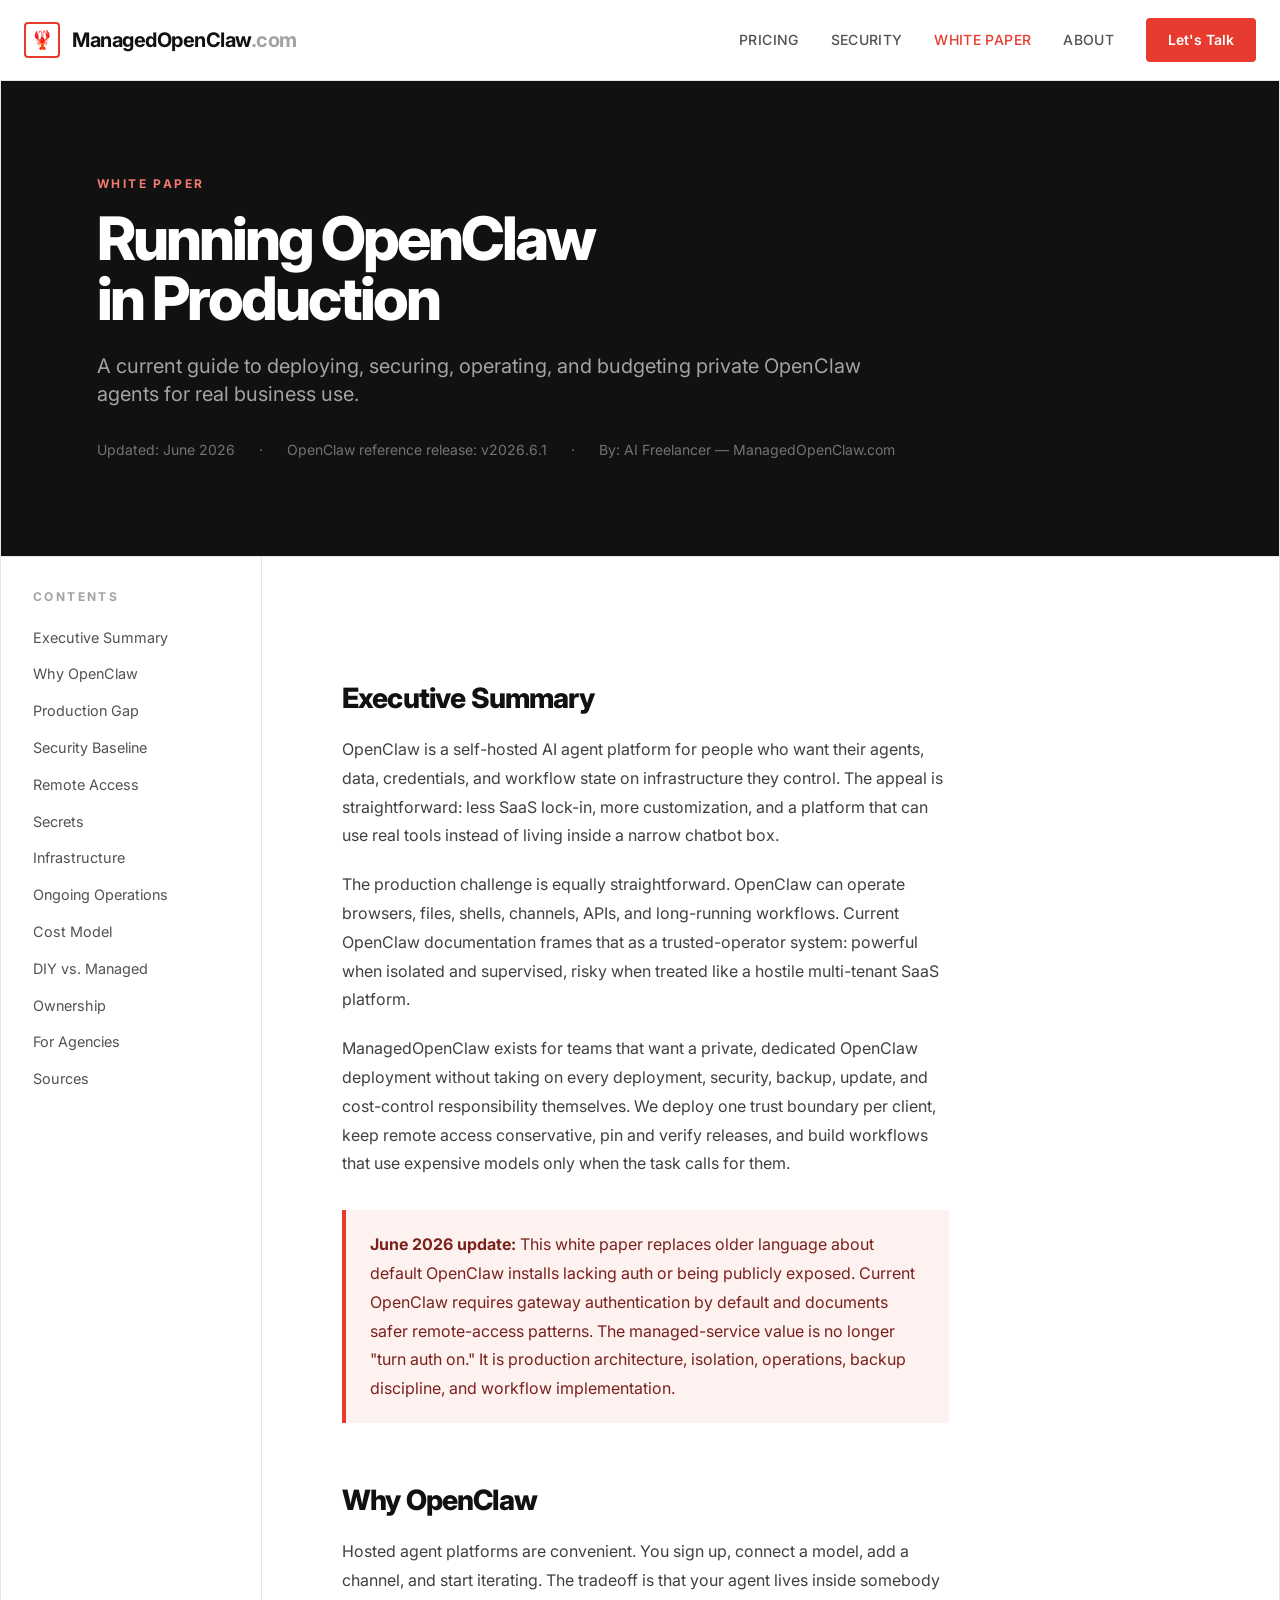
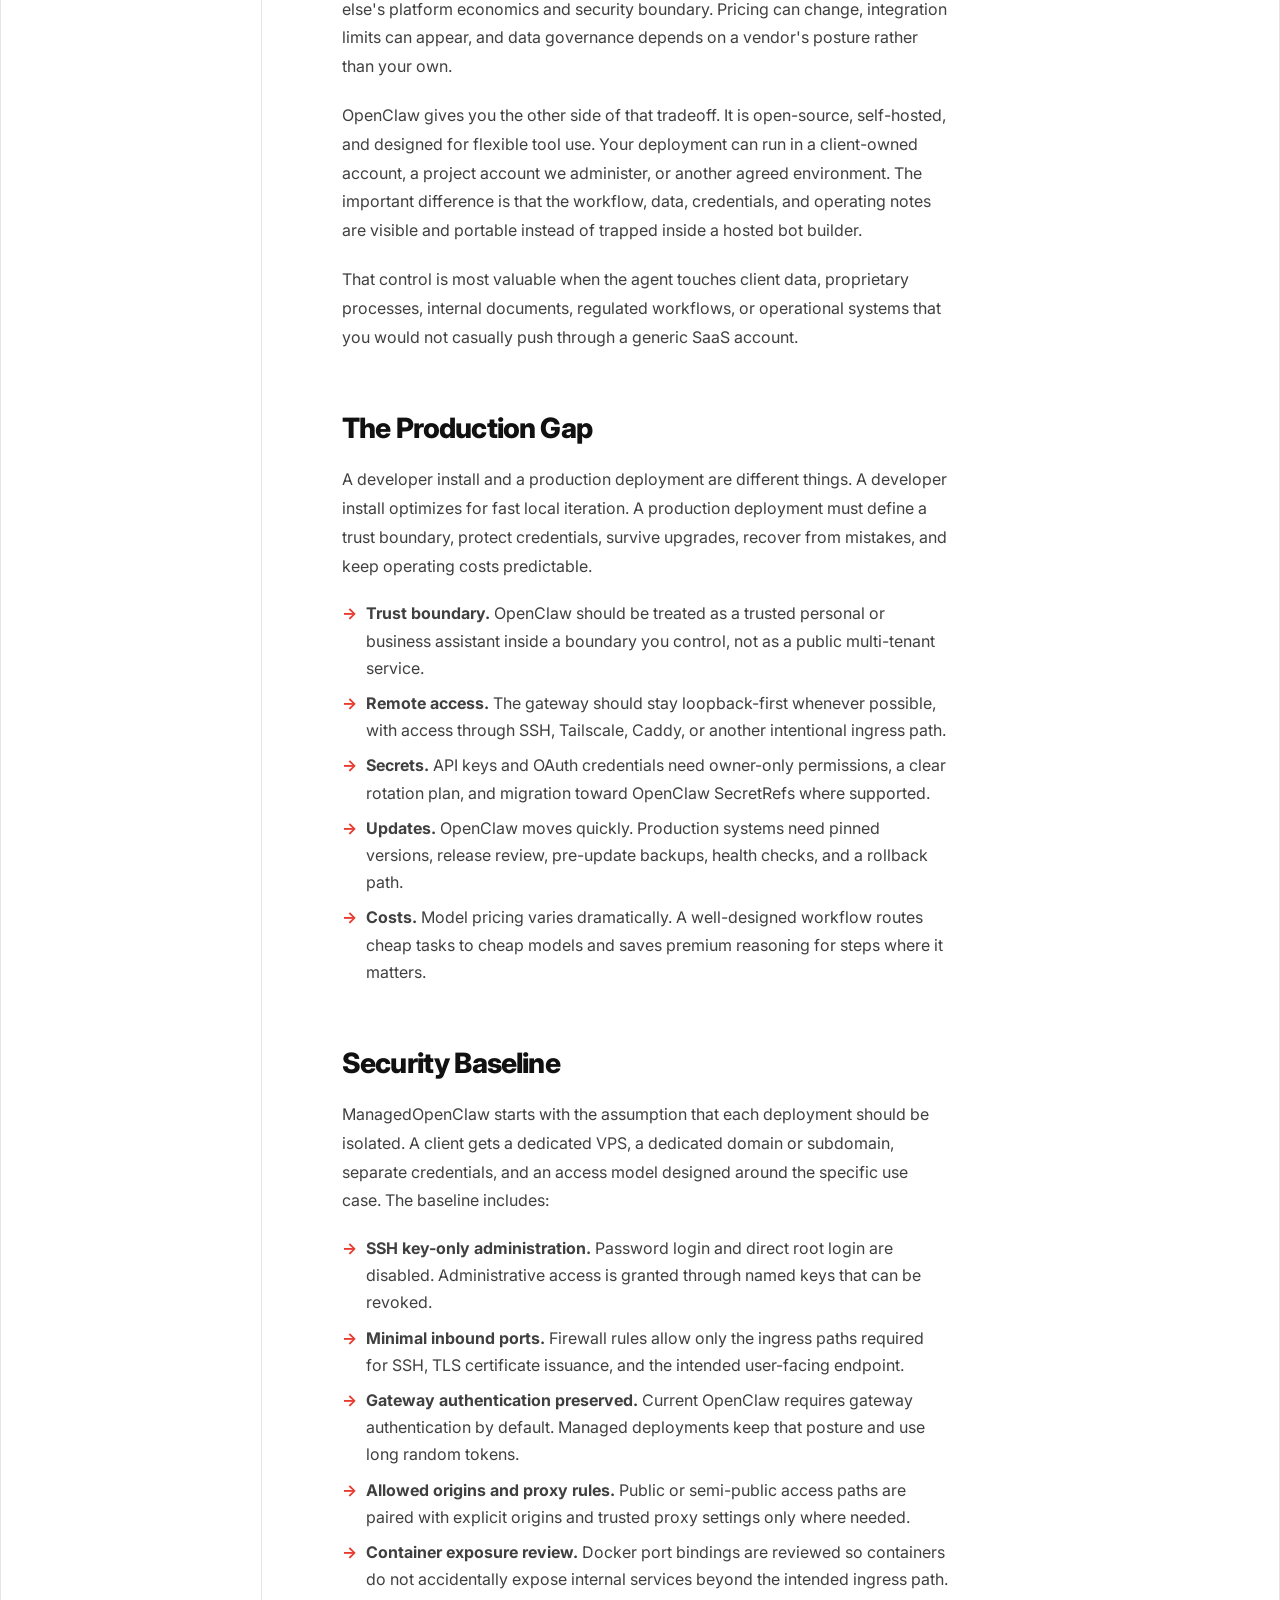
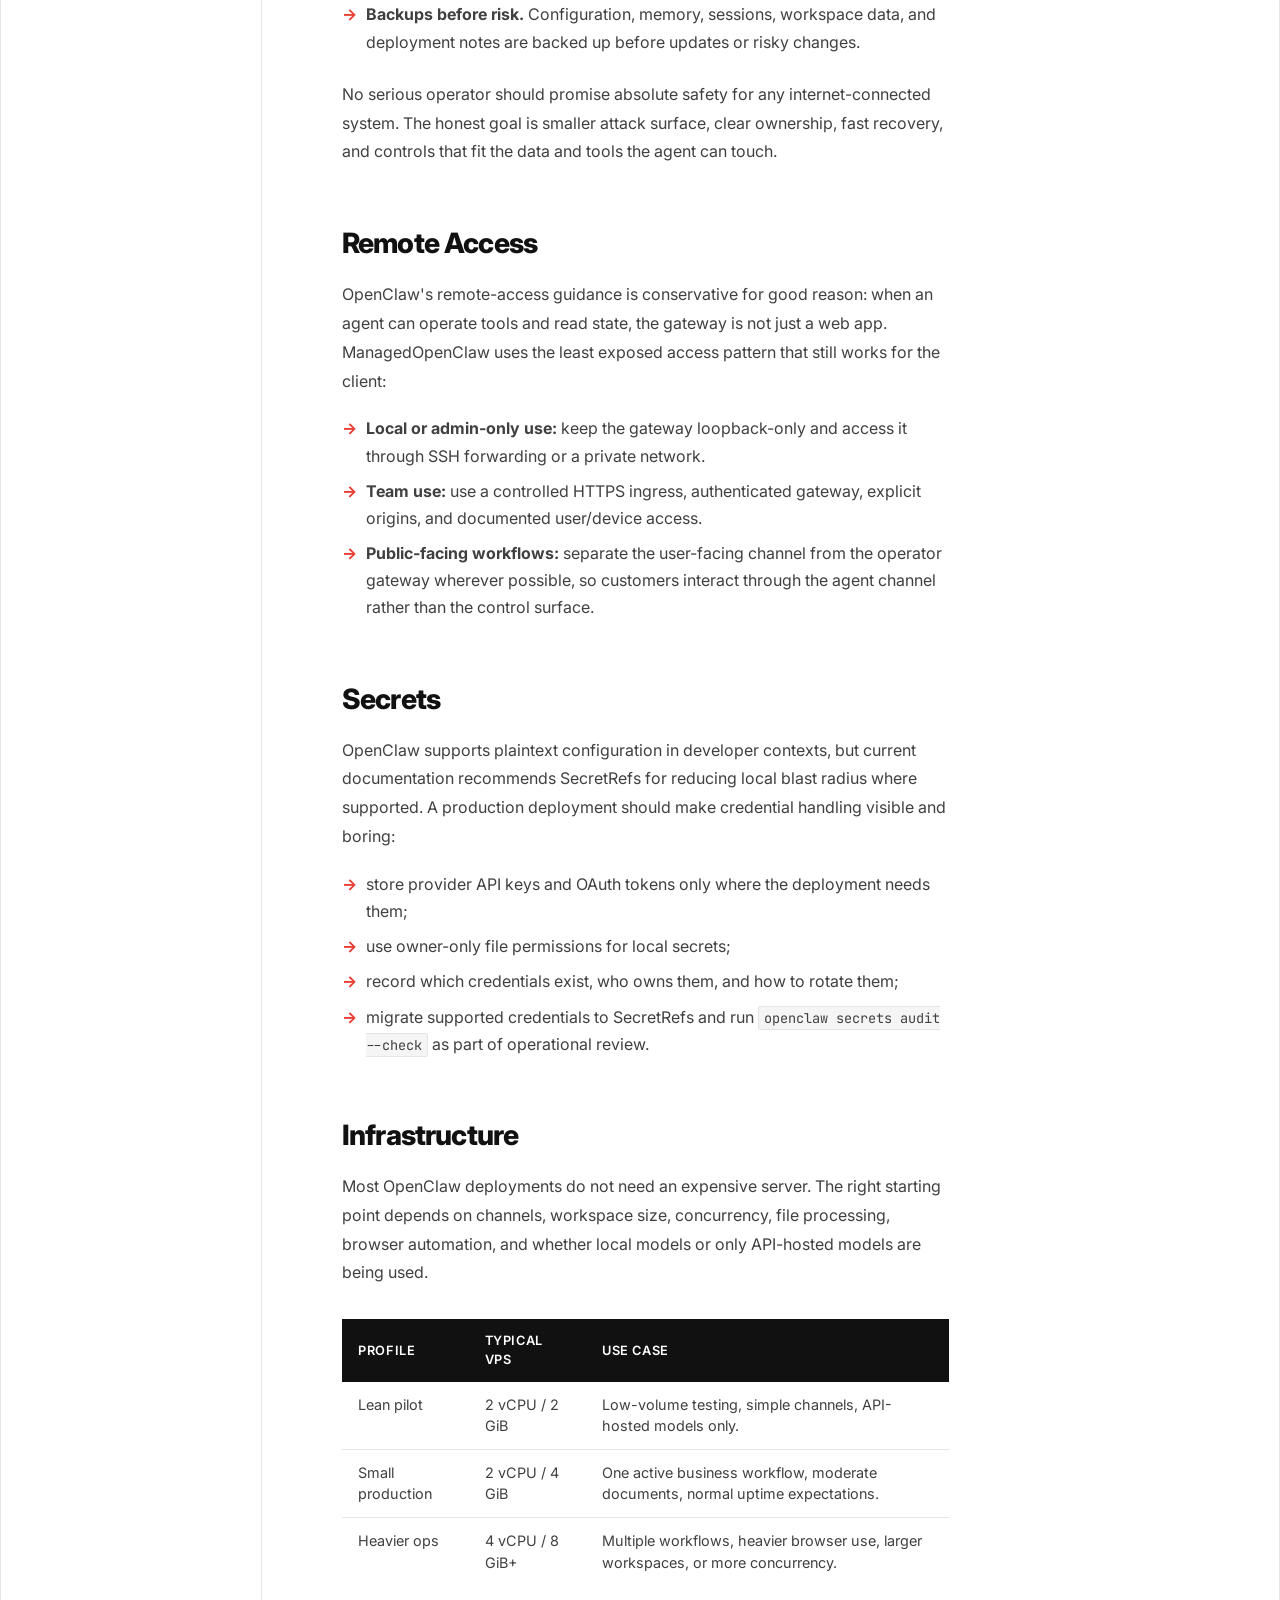
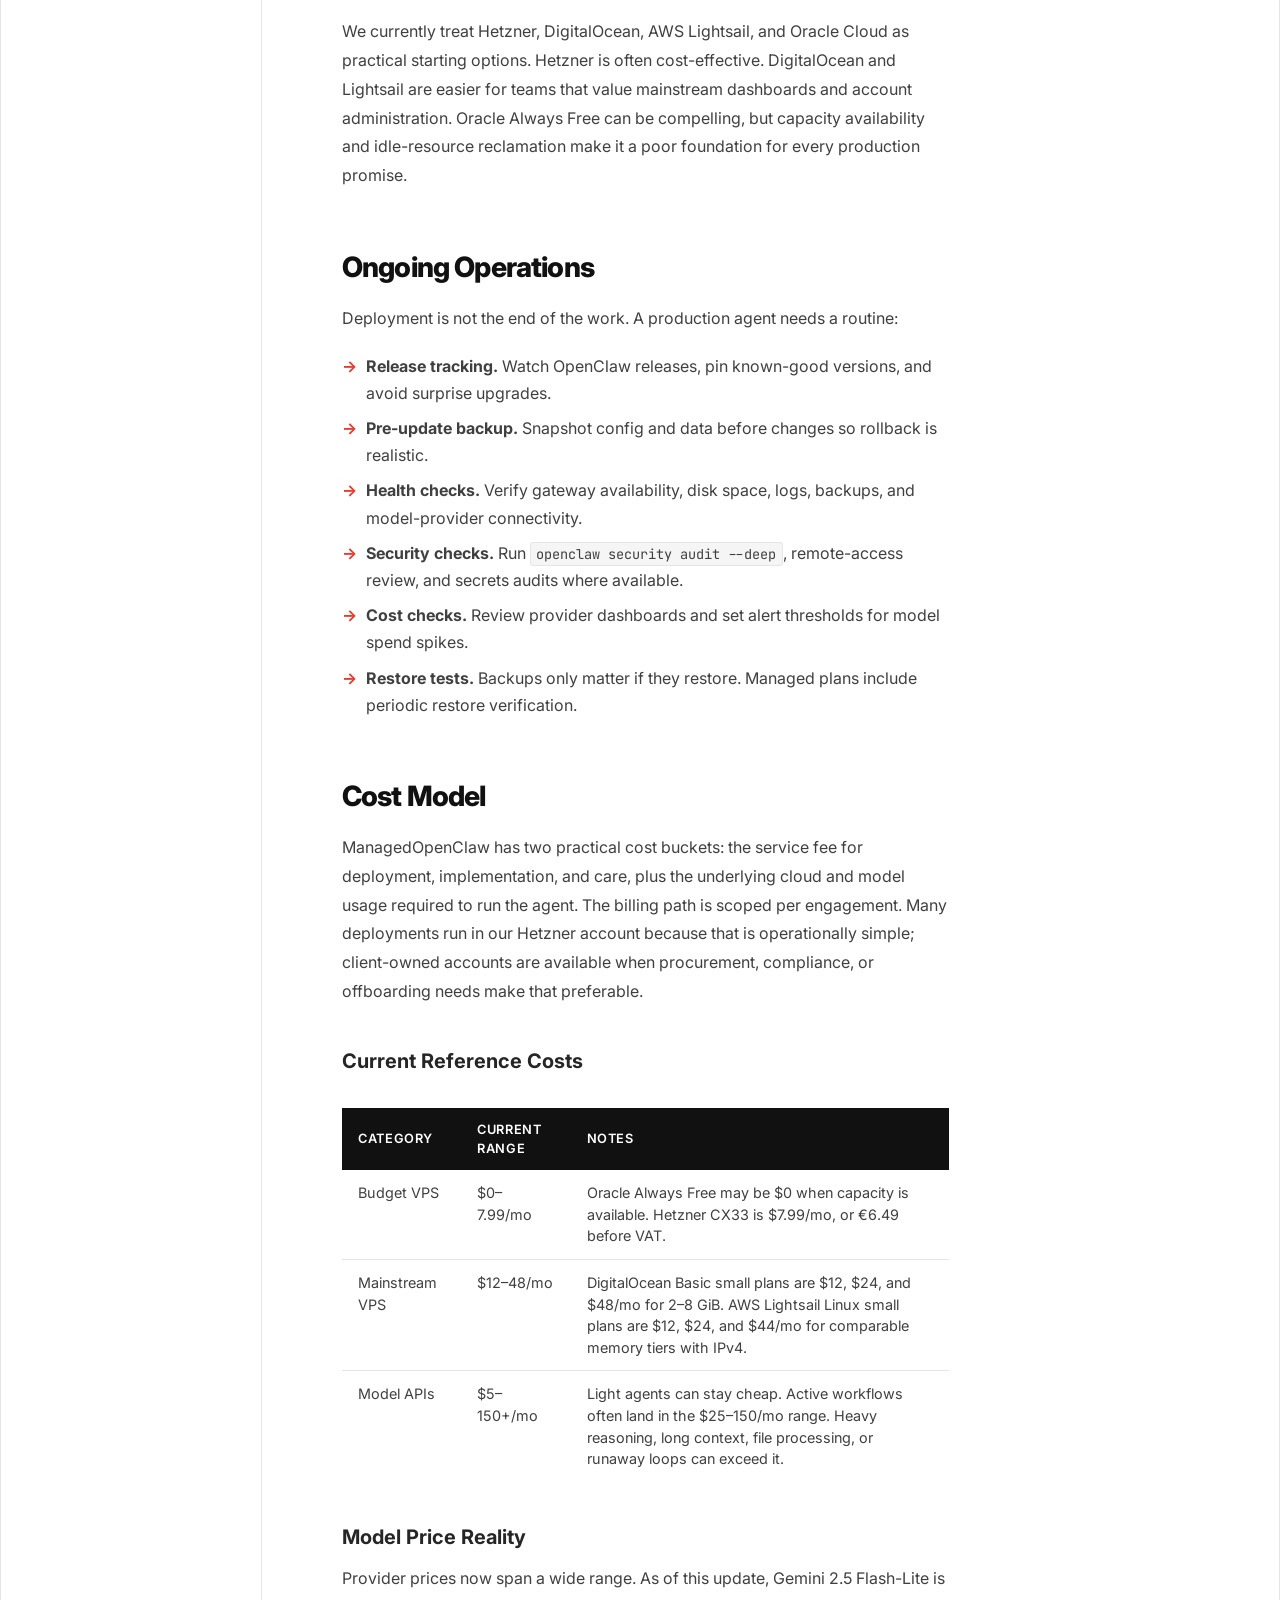
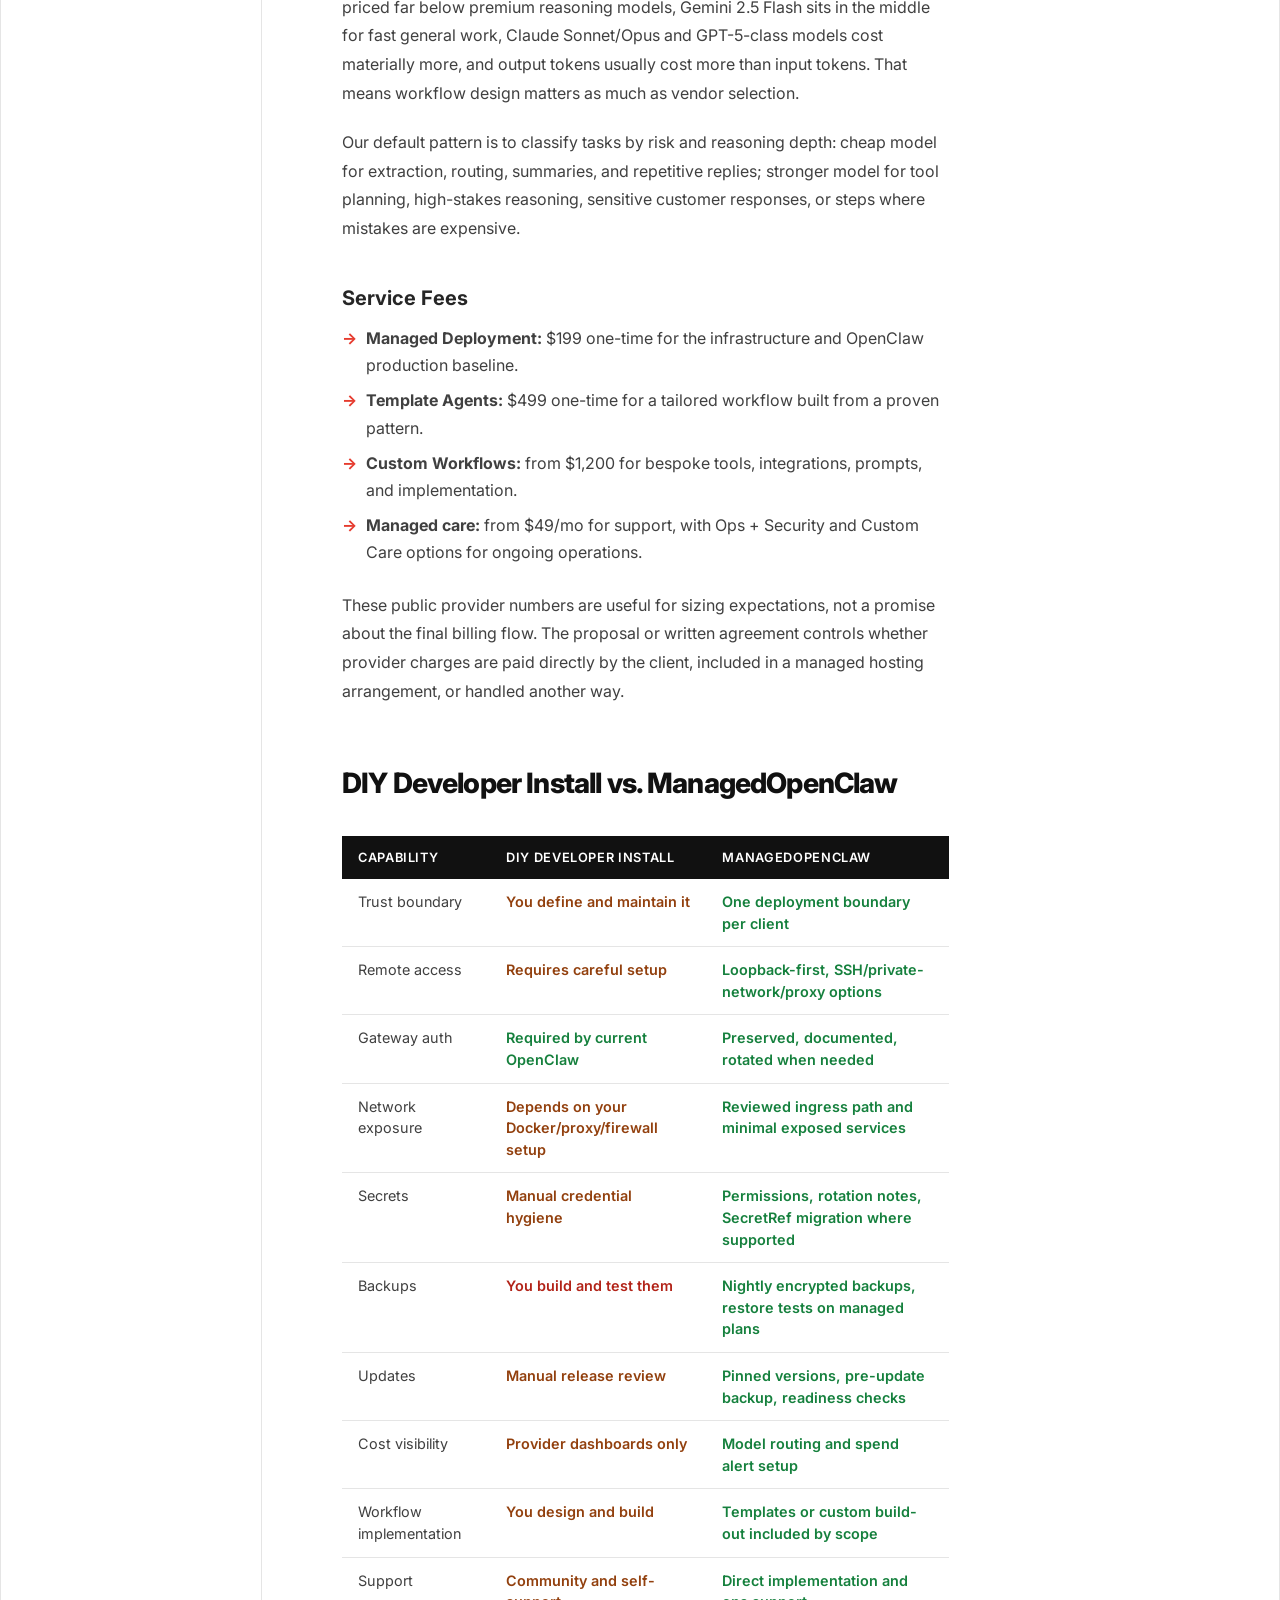
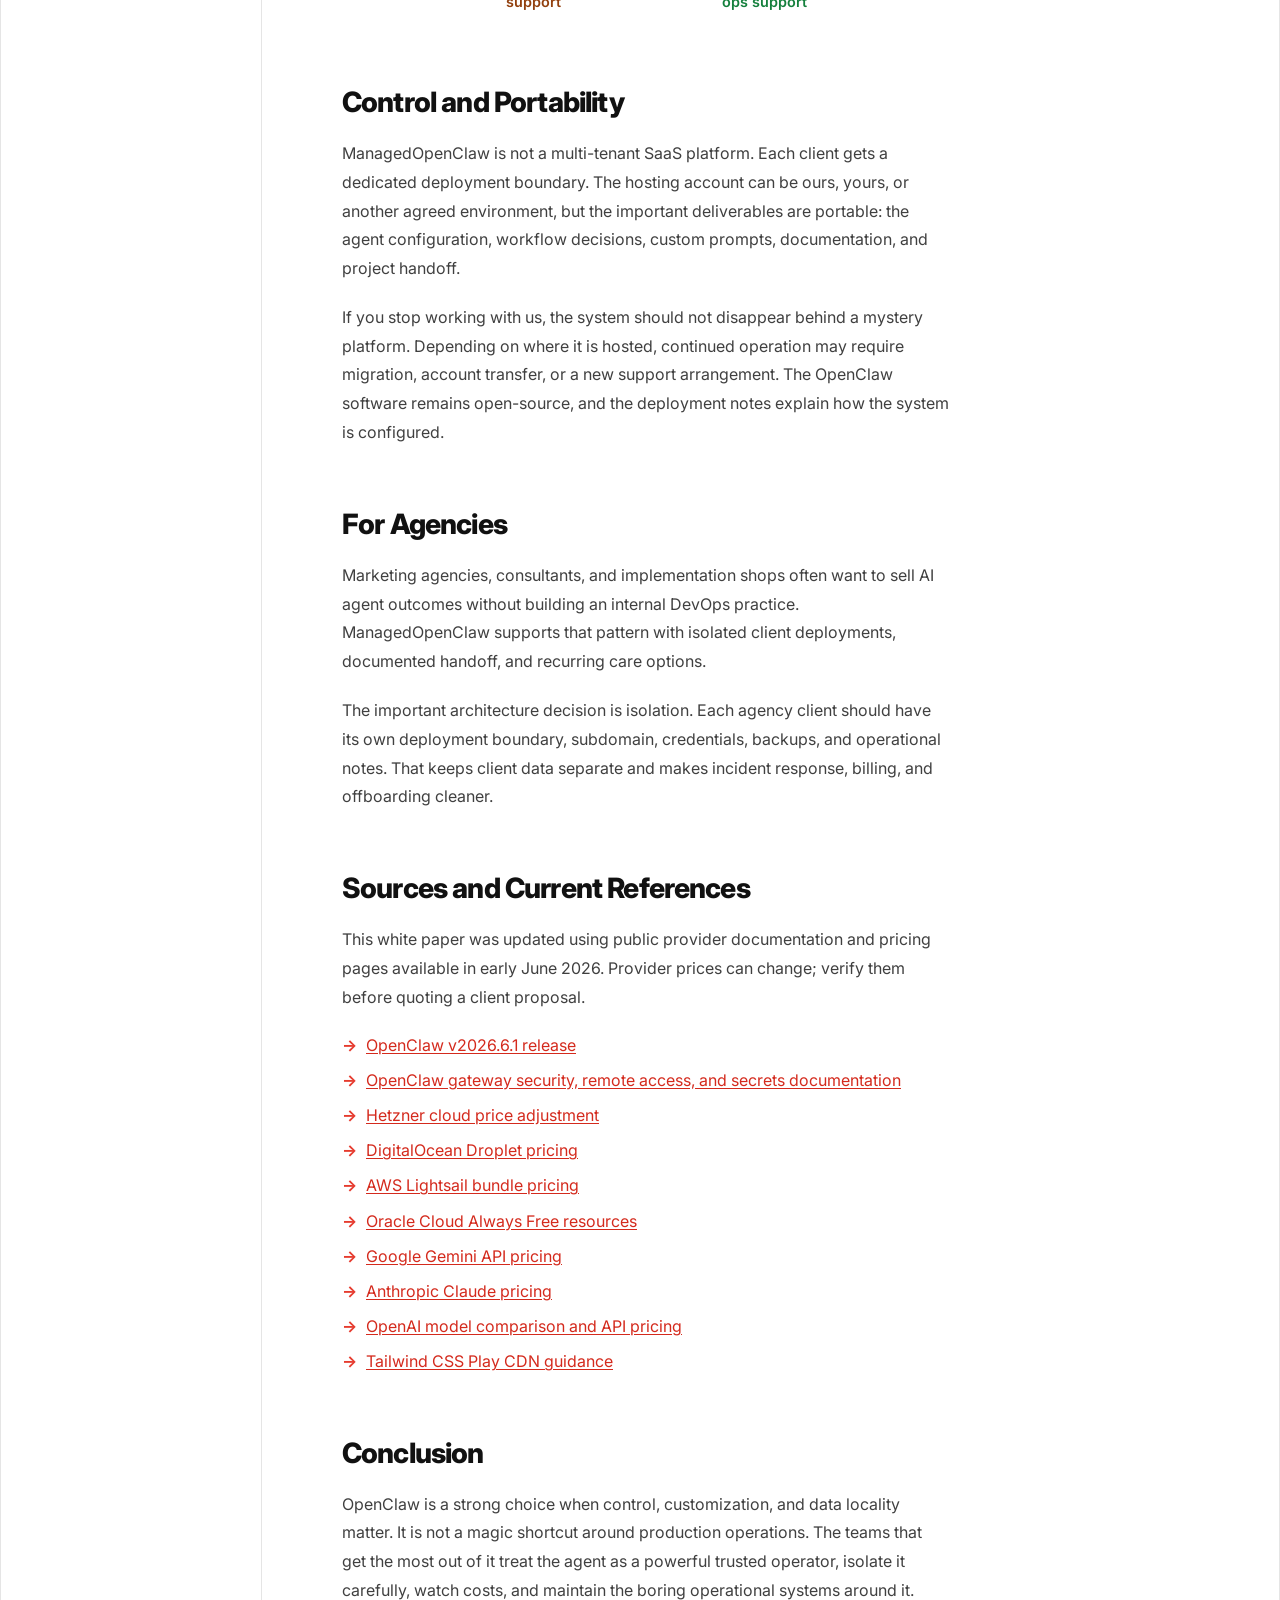
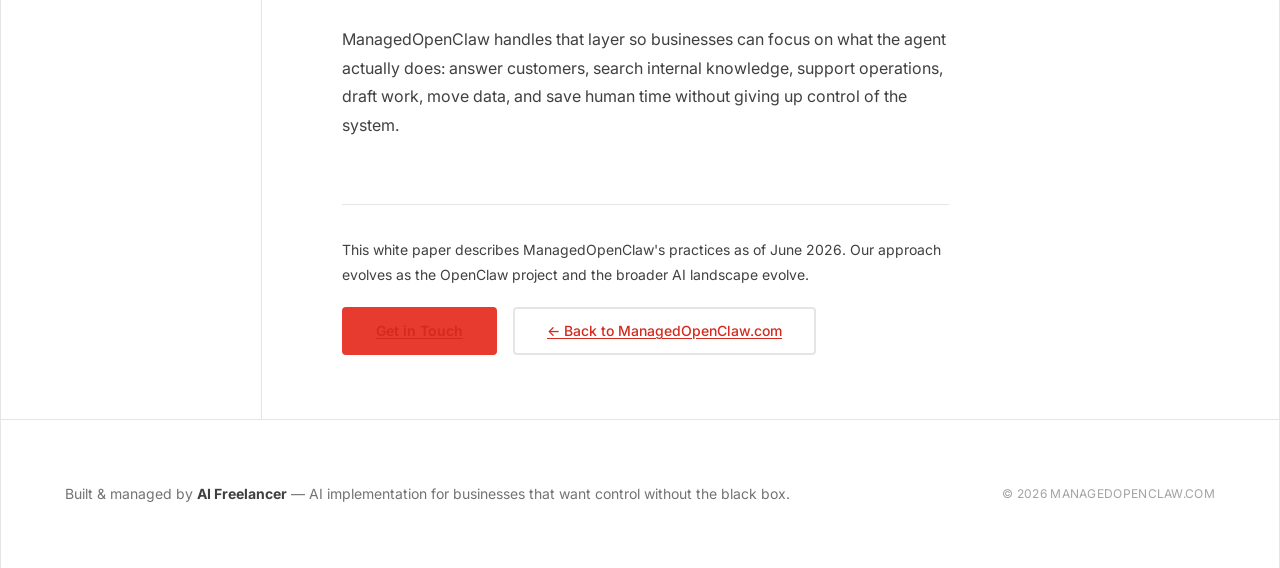
<file: whitepaper.html>
<!DOCTYPE html>
<html lang="en" class="scroll-smooth">
<head>
<script async src="https://www.googletagmanager.com/gtag/js?id=G-8XP3Y786J9"></script>
<script>
  window.dataLayer = window.dataLayer || [];
  function gtag(){dataLayer.push(arguments);}
  gtag('js', new Date());
  gtag('config', 'G-8XP3Y786J9');
</script>
    <meta charset="UTF-8">
    <meta name="viewport" content="width=device-width, initial-scale=1.0">
    <title>White Paper: Running OpenClaw in Production | ManagedOpenClaw</title>
    <meta name="description" content="A June 2026 guide to deploying, securing, operating, and budgeting private OpenClaw agents on dedicated infrastructure.">
    <link rel="icon" href="favicon.ico" sizes="any">
    <link rel="icon" type="image/png" sizes="32x32" href="favicon-32x32.png">
    <link rel="icon" type="image/png" sizes="16x16" href="favicon-16x16.png">
    <link rel="manifest" href="site.webmanifest">
    <link rel="apple-touch-icon" href="android-chrome-192x192.png">
    <link rel="preconnect" href="https://fonts.googleapis.com">
    <link rel="preconnect" href="https://fonts.gstatic.com" crossorigin>
    <link href="https://fonts.googleapis.com/css2?family=Inter:wght@300;400;500;600;700;800&family=JetBrains+Mono:wght@400;500;700&display=swap" rel="stylesheet">
    <link rel="stylesheet" href="assets/site.css">
    <link rel="stylesheet" href="https://cdnjs.cloudflare.com/ajax/libs/font-awesome/6.4.0/css/all.min.css">

    <style>
        body { background: #fff; color: #111; -webkit-font-smoothing: antialiased; }
        .btn-claw { background-color: #E63B2E; color: #fff; border: 2px solid #E63B2E; transition: all .2s; border-radius: 4px; }
        .btn-claw:hover { background-color: #D42A1D; border-color: #D42A1D; }
        .prose h2 { font-size: 1.75rem; font-weight: 800; letter-spacing: -0.03em; margin-top: 3.5rem; margin-bottom: 1rem; color: #111; }
        .prose h3 { font-size: 1.25rem; font-weight: 700; margin-top: 2.5rem; margin-bottom: 0.75rem; color: #262626; }
        .prose p { color: #404040; line-height: 1.8; margin-bottom: 1.25rem; }
        .prose a { color: #D42A1D; text-decoration: underline; text-underline-offset: 2px; }
        .prose ul { list-style: none; padding: 0; margin-bottom: 1.5rem; }
        .prose ul li { position: relative; padding-left: 1.5rem; margin-bottom: 0.5rem; color: #404040; line-height: 1.7; }
        .prose ul li::before { content: "\2192"; position: absolute; left: 0; color: #E63B2E; font-weight: 700; }
        .prose code { font-family: 'JetBrains Mono', monospace; font-size: 0.85em; background: #f5f5f5; border: 1px solid #e5e5e5; padding: 0.15em 0.4em; border-radius: 3px; }
        .prose .callout { background: #FEF2F1; border-left: 4px solid #E63B2E; padding: 1.25rem 1.5rem; margin: 2rem 0; border-radius: 0 4px 4px 0; }
        .prose .callout p { color: #7A211B; margin-bottom: 0; }
        .prose .comparison-table { width: 100%; border-collapse: collapse; margin: 2rem 0; font-size: 0.9rem; }
        .prose .comparison-table th { text-align: left; padding: 0.75rem 1rem; background: #111; color: #fff; font-weight: 600; font-size: 0.8rem; text-transform: uppercase; letter-spacing: 0.05em; }
        .prose .comparison-table td { padding: 0.75rem 1rem; border-bottom: 1px solid #e5e5e5; color: #404040; vertical-align: top; }
        .prose .comparison-table tr:last-child td { border-bottom: none; }
        .prose .comparison-table .status-bad { color: #B22318; font-weight: 600; }
        .prose .comparison-table .status-good { color: #15803d; font-weight: 600; }
        .prose .comparison-table .status-warn { color: #92400e; font-weight: 600; }
        .toc a { color: #525252; text-decoration: none; transition: color 0.15s; display: block; padding: 0.35rem 0; font-size: 0.9rem; }
        .toc a:hover { color: #E63B2E; }
        @media print { nav, .toc-sidebar { display: none !important; } .prose { max-width: 100% !important; } }
    </style>
</head>
<body class="font-sans">

    <nav class="fixed w-full z-50 bg-white border-b border-neutral-200">
        <div class="max-w-[1440px] mx-auto px-6 h-20 flex justify-between items-center">
            <a href="index.html" class="flex items-center gap-3">
                <div class="w-9 h-9 bg-white flex items-center justify-center text-lg rounded border-2 border-claw-500">&#x1F99E;</div>
                <span class="font-bold text-xl tracking-tight text-neutral-900">ManagedOpenClaw<span class="text-neutral-400">.com</span></span>
            </a>
            <div class="hidden lg:flex items-center gap-8 whitespace-nowrap">
                <a href="index.html#services" class="text-sm font-medium text-neutral-600 hover:text-claw-500 transition-colors uppercase tracking-wide">Pricing</a>
                <a href="index.html#infrastructure" class="text-sm font-medium text-neutral-600 hover:text-claw-500 transition-colors uppercase tracking-wide">Security</a>
                <a href="whitepaper.html" class="text-sm font-medium text-claw-500 uppercase tracking-wide">White Paper</a>
                <a href="index.html#about" class="text-sm font-medium text-neutral-600 hover:text-claw-500 transition-colors uppercase tracking-wide">About</a>
                <a href="index.html#contact" class="px-5 py-2.5 btn-claw text-sm font-semibold">Let&#39;s Talk</a>
            </div>
        </div>
    </nav>

    <main class="pt-20 max-w-[1440px] mx-auto border-x border-neutral-200 min-h-screen bg-white">

        <div class="bg-neutral-900 text-white px-8 md:px-16 lg:px-24 py-16 md:py-24 border-b border-neutral-200">
            <p class="text-xs font-bold uppercase tracking-[0.2em] text-claw-400 mb-4">White Paper</p>
            <h1 class="text-4xl md:text-5xl lg:text-6xl font-extrabold tracking-tighter leading-[1] mb-6">Running OpenClaw<br>in Production</h1>
            <p class="text-neutral-400 text-lg md:text-xl max-w-3xl leading-relaxed mb-8">A current guide to deploying, securing, operating, and budgeting private OpenClaw agents for real business use.</p>
            <div class="flex flex-wrap items-center gap-6 text-sm text-neutral-500">
                <span>Updated: June 2026</span>
                <span class="hidden sm:inline">&middot;</span>
                <span>OpenClaw reference release: v2026.6.1</span>
                <span class="hidden sm:inline">&middot;</span>
                <span>By: AI Freelancer &mdash; ManagedOpenClaw.com</span>
            </div>
        </div>

        <div class="grid lg:grid-cols-[260px_1fr] divide-x divide-neutral-200">

            <aside class="hidden lg:block toc-sidebar p-8 sticky top-20 self-start max-h-[calc(100vh-5rem)] overflow-y-auto">
                <p class="text-xs font-bold uppercase tracking-[0.2em] text-neutral-400 mb-4">Contents</p>
                <div class="toc space-y-1">
                    <a href="#executive-summary">Executive Summary</a>
                    <a href="#why-openclaw">Why OpenClaw</a>
                    <a href="#production-gap">Production Gap</a>
                    <a href="#security">Security Baseline</a>
                    <a href="#remote-access">Remote Access</a>
                    <a href="#secrets">Secrets</a>
                    <a href="#infrastructure">Infrastructure</a>
                    <a href="#ongoing-ops">Ongoing Operations</a>
                    <a href="#cost-model">Cost Model</a>
                    <a href="#comparison">DIY vs. Managed</a>
                    <a href="#ownership">Ownership</a>
                    <a href="#agencies">For Agencies</a>
                    <a href="#sources">Sources</a>
                </div>
            </aside>

            <article class="prose px-8 md:px-16 lg:px-20 py-12 md:py-16 max-w-3xl">

                <h2 id="executive-summary">Executive Summary</h2>
                <p>OpenClaw is a self-hosted AI agent platform for people who want their agents, data, credentials, and workflow state on infrastructure they control. The appeal is straightforward: less SaaS lock-in, more customization, and a platform that can use real tools instead of living inside a narrow chatbot box.</p>
                <p>The production challenge is equally straightforward. OpenClaw can operate browsers, files, shells, channels, APIs, and long-running workflows. Current OpenClaw documentation frames that as a trusted-operator system: powerful when isolated and supervised, risky when treated like a hostile multi-tenant SaaS platform.</p>
                <p>ManagedOpenClaw exists for teams that want a private, dedicated OpenClaw deployment without taking on every deployment, security, backup, update, and cost-control responsibility themselves. We deploy one trust boundary per client, keep remote access conservative, pin and verify releases, and build workflows that use expensive models only when the task calls for them.</p>

                <div class="callout">
                    <p><strong>June 2026 update:</strong> This white paper replaces older language about default OpenClaw installs lacking auth or being publicly exposed. Current OpenClaw requires gateway authentication by default and documents safer remote-access patterns. The managed-service value is no longer "turn auth on." It is production architecture, isolation, operations, backup discipline, and workflow implementation.</p>
                </div>

                <h2 id="why-openclaw">Why OpenClaw</h2>
                <p>Hosted agent platforms are convenient. You sign up, connect a model, add a channel, and start iterating. The tradeoff is that your agent lives inside somebody else's platform economics and security boundary. Pricing can change, integration limits can appear, and data governance depends on a vendor's posture rather than your own.</p>
                <p>OpenClaw gives you the other side of that tradeoff. It is open-source, self-hosted, and designed for flexible tool use. Your deployment can run in a client-owned account, a project account we administer, or another agreed environment. The important difference is that the workflow, data, credentials, and operating notes are visible and portable instead of trapped inside a hosted bot builder.</p>
                <p>That control is most valuable when the agent touches client data, proprietary processes, internal documents, regulated workflows, or operational systems that you would not casually push through a generic SaaS account.</p>

                <h2 id="production-gap">The Production Gap</h2>
                <p>A developer install and a production deployment are different things. A developer install optimizes for fast local iteration. A production deployment must define a trust boundary, protect credentials, survive upgrades, recover from mistakes, and keep operating costs predictable.</p>
                <ul>
                    <li><strong>Trust boundary.</strong> OpenClaw should be treated as a trusted personal or business assistant inside a boundary you control, not as a public multi-tenant service.</li>
                    <li><strong>Remote access.</strong> The gateway should stay loopback-first whenever possible, with access through SSH, Tailscale, Caddy, or another intentional ingress path.</li>
                    <li><strong>Secrets.</strong> API keys and OAuth credentials need owner-only permissions, a clear rotation plan, and migration toward OpenClaw SecretRefs where supported.</li>
                    <li><strong>Updates.</strong> OpenClaw moves quickly. Production systems need pinned versions, release review, pre-update backups, health checks, and a rollback path.</li>
                    <li><strong>Costs.</strong> Model pricing varies dramatically. A well-designed workflow routes cheap tasks to cheap models and saves premium reasoning for steps where it matters.</li>
                </ul>

                <h2 id="security">Security Baseline</h2>
                <p>ManagedOpenClaw starts with the assumption that each deployment should be isolated. A client gets a dedicated VPS, a dedicated domain or subdomain, separate credentials, and an access model designed around the specific use case. The baseline includes:</p>
                <ul>
                    <li><strong>SSH key-only administration.</strong> Password login and direct root login are disabled. Administrative access is granted through named keys that can be revoked.</li>
                    <li><strong>Minimal inbound ports.</strong> Firewall rules allow only the ingress paths required for SSH, TLS certificate issuance, and the intended user-facing endpoint.</li>
                    <li><strong>Gateway authentication preserved.</strong> Current OpenClaw requires gateway authentication by default. Managed deployments keep that posture and use long random tokens.</li>
                    <li><strong>Allowed origins and proxy rules.</strong> Public or semi-public access paths are paired with explicit origins and trusted proxy settings only where needed.</li>
                    <li><strong>Container exposure review.</strong> Docker port bindings are reviewed so containers do not accidentally expose internal services beyond the intended ingress path.</li>
                    <li><strong>Backups before risk.</strong> Configuration, memory, sessions, workspace data, and deployment notes are backed up before updates or risky changes.</li>
                </ul>
                <p>No serious operator should promise absolute safety for any internet-connected system. The honest goal is smaller attack surface, clear ownership, fast recovery, and controls that fit the data and tools the agent can touch.</p>

                <h2 id="remote-access">Remote Access</h2>
                <p>OpenClaw's remote-access guidance is conservative for good reason: when an agent can operate tools and read state, the gateway is not just a web app. ManagedOpenClaw uses the least exposed access pattern that still works for the client:</p>
                <ul>
                    <li><strong>Local or admin-only use:</strong> keep the gateway loopback-only and access it through SSH forwarding or a private network.</li>
                    <li><strong>Team use:</strong> use a controlled HTTPS ingress, authenticated gateway, explicit origins, and documented user/device access.</li>
                    <li><strong>Public-facing workflows:</strong> separate the user-facing channel from the operator gateway wherever possible, so customers interact through the agent channel rather than the control surface.</li>
                </ul>

                <h2 id="secrets">Secrets</h2>
                <p>OpenClaw supports plaintext configuration in developer contexts, but current documentation recommends SecretRefs for reducing local blast radius where supported. A production deployment should make credential handling visible and boring:</p>
                <ul>
                    <li>store provider API keys and OAuth tokens only where the deployment needs them;</li>
                    <li>use owner-only file permissions for local secrets;</li>
                    <li>record which credentials exist, who owns them, and how to rotate them;</li>
                    <li>migrate supported credentials to SecretRefs and run <code>openclaw secrets audit --check</code> as part of operational review.</li>
                </ul>

                <h2 id="infrastructure">Infrastructure</h2>
                <p>Most OpenClaw deployments do not need an expensive server. The right starting point depends on channels, workspace size, concurrency, file processing, browser automation, and whether local models or only API-hosted models are being used.</p>
                <table class="comparison-table">
                    <thead>
                        <tr><th scope="col">Profile</th><th scope="col">Typical VPS</th><th scope="col">Use Case</th></tr>
                    </thead>
                    <tbody>
                        <tr><td>Lean pilot</td><td>2 vCPU / 2 GiB</td><td>Low-volume testing, simple channels, API-hosted models only.</td></tr>
                        <tr><td>Small production</td><td>2 vCPU / 4 GiB</td><td>One active business workflow, moderate documents, normal uptime expectations.</td></tr>
                        <tr><td>Heavier ops</td><td>4 vCPU / 8 GiB+</td><td>Multiple workflows, heavier browser use, larger workspaces, or more concurrency.</td></tr>
                    </tbody>
                </table>
                <p>We currently treat Hetzner, DigitalOcean, AWS Lightsail, and Oracle Cloud as practical starting options. Hetzner is often cost-effective. DigitalOcean and Lightsail are easier for teams that value mainstream dashboards and account administration. Oracle Always Free can be compelling, but capacity availability and idle-resource reclamation make it a poor foundation for every production promise.</p>

                <h2 id="ongoing-ops">Ongoing Operations</h2>
                <p>Deployment is not the end of the work. A production agent needs a routine:</p>
                <ul>
                    <li><strong>Release tracking.</strong> Watch OpenClaw releases, pin known-good versions, and avoid surprise upgrades.</li>
                    <li><strong>Pre-update backup.</strong> Snapshot config and data before changes so rollback is realistic.</li>
                    <li><strong>Health checks.</strong> Verify gateway availability, disk space, logs, backups, and model-provider connectivity.</li>
                    <li><strong>Security checks.</strong> Run <code>openclaw security audit --deep</code>, remote-access review, and secrets audits where available.</li>
                    <li><strong>Cost checks.</strong> Review provider dashboards and set alert thresholds for model spend spikes.</li>
                    <li><strong>Restore tests.</strong> Backups only matter if they restore. Managed plans include periodic restore verification.</li>
                </ul>

                <h2 id="cost-model">Cost Model</h2>
                <p>ManagedOpenClaw has two practical cost buckets: the service fee for deployment, implementation, and care, plus the underlying cloud and model usage required to run the agent. The billing path is scoped per engagement. Many deployments run in our Hetzner account because that is operationally simple; client-owned accounts are available when procurement, compliance, or offboarding needs make that preferable.</p>

                <h3>Current Reference Costs</h3>
                <table class="comparison-table">
                    <thead>
                        <tr><th scope="col">Category</th><th scope="col">Current Range</th><th scope="col">Notes</th></tr>
                    </thead>
                    <tbody>
                        <tr><td>Budget VPS</td><td>$0&ndash;7.99/mo</td><td>Oracle Always Free may be $0 when capacity is available. Hetzner CX33 is $7.99/mo, or &euro;6.49 before VAT.</td></tr>
                        <tr><td>Mainstream VPS</td><td>$12&ndash;48/mo</td><td>DigitalOcean Basic small plans are $12, $24, and $48/mo for 2&ndash;8 GiB. AWS Lightsail Linux small plans are $12, $24, and $44/mo for comparable memory tiers with IPv4.</td></tr>
                        <tr><td>Model APIs</td><td>$5&ndash;150+/mo</td><td>Light agents can stay cheap. Active workflows often land in the $25&ndash;150/mo range. Heavy reasoning, long context, file processing, or runaway loops can exceed it.</td></tr>
                    </tbody>
                </table>

                <h3>Model Price Reality</h3>
                <p>Provider prices now span a wide range. As of this update, Gemini 2.5 Flash-Lite is priced far below premium reasoning models, Gemini 2.5 Flash sits in the middle for fast general work, Claude Sonnet/Opus and GPT-5-class models cost materially more, and output tokens usually cost more than input tokens. That means workflow design matters as much as vendor selection.</p>
                <p>Our default pattern is to classify tasks by risk and reasoning depth: cheap model for extraction, routing, summaries, and repetitive replies; stronger model for tool planning, high-stakes reasoning, sensitive customer responses, or steps where mistakes are expensive.</p>

                <h3>Service Fees</h3>
                <ul>
                    <li><strong>Managed Deployment:</strong> $199 one-time for the infrastructure and OpenClaw production baseline.</li>
                    <li><strong>Template Agents:</strong> $499 one-time for a tailored workflow built from a proven pattern.</li>
                    <li><strong>Custom Workflows:</strong> from $1,200 for bespoke tools, integrations, prompts, and implementation.</li>
                    <li><strong>Managed care:</strong> from $49/mo for support, with Ops + Security and Custom Care options for ongoing operations.</li>
                </ul>
                <p>These public provider numbers are useful for sizing expectations, not a promise about the final billing flow. The proposal or written agreement controls whether provider charges are paid directly by the client, included in a managed hosting arrangement, or handled another way.</p>

                <h2 id="comparison">DIY Developer Install vs. ManagedOpenClaw</h2>
                <table class="comparison-table">
                    <thead>
                        <tr><th scope="col">Capability</th><th scope="col">DIY Developer Install</th><th scope="col">ManagedOpenClaw</th></tr>
                    </thead>
                    <tbody>
                        <tr><td>Trust boundary</td><td class="status-warn">You define and maintain it</td><td class="status-good">One deployment boundary per client</td></tr>
                        <tr><td>Remote access</td><td class="status-warn">Requires careful setup</td><td class="status-good">Loopback-first, SSH/private-network/proxy options</td></tr>
                        <tr><td>Gateway auth</td><td class="status-good">Required by current OpenClaw</td><td class="status-good">Preserved, documented, rotated when needed</td></tr>
                        <tr><td>Network exposure</td><td class="status-warn">Depends on your Docker/proxy/firewall setup</td><td class="status-good">Reviewed ingress path and minimal exposed services</td></tr>
                        <tr><td>Secrets</td><td class="status-warn">Manual credential hygiene</td><td class="status-good">Permissions, rotation notes, SecretRef migration where supported</td></tr>
                        <tr><td>Backups</td><td class="status-bad">You build and test them</td><td class="status-good">Nightly encrypted backups, restore tests on managed plans</td></tr>
                        <tr><td>Updates</td><td class="status-warn">Manual release review</td><td class="status-good">Pinned versions, pre-update backup, readiness checks</td></tr>
                        <tr><td>Cost visibility</td><td class="status-warn">Provider dashboards only</td><td class="status-good">Model routing and spend alert setup</td></tr>
                        <tr><td>Workflow implementation</td><td class="status-warn">You design and build</td><td class="status-good">Templates or custom build-out included by scope</td></tr>
                        <tr><td>Support</td><td class="status-warn">Community and self-support</td><td class="status-good">Direct implementation and ops support</td></tr>
                    </tbody>
                </table>

                <h2 id="ownership">Control and Portability</h2>
                <p>ManagedOpenClaw is not a multi-tenant SaaS platform. Each client gets a dedicated deployment boundary. The hosting account can be ours, yours, or another agreed environment, but the important deliverables are portable: the agent configuration, workflow decisions, custom prompts, documentation, and project handoff.</p>
                <p>If you stop working with us, the system should not disappear behind a mystery platform. Depending on where it is hosted, continued operation may require migration, account transfer, or a new support arrangement. The OpenClaw software remains open-source, and the deployment notes explain how the system is configured.</p>

                <h2 id="agencies">For Agencies</h2>
                <p>Marketing agencies, consultants, and implementation shops often want to sell AI agent outcomes without building an internal DevOps practice. ManagedOpenClaw supports that pattern with isolated client deployments, documented handoff, and recurring care options.</p>
                <p>The important architecture decision is isolation. Each agency client should have its own deployment boundary, subdomain, credentials, backups, and operational notes. That keeps client data separate and makes incident response, billing, and offboarding cleaner.</p>

                <h2 id="sources">Sources and Current References</h2>
                <p>This white paper was updated using public provider documentation and pricing pages available in early June 2026. Provider prices can change; verify them before quoting a client proposal.</p>
                <ul>
                    <li><a href="https://github.com/openclaw/openclaw/releases/tag/v2026.6.1" target="_blank" rel="noopener">OpenClaw v2026.6.1 release</a></li>
                    <li><a href="https://github.com/openclaw/openclaw/tree/v2026.6.1/docs/gateway" target="_blank" rel="noopener">OpenClaw gateway security, remote access, and secrets documentation</a></li>
                    <li><a href="https://docs.hetzner.com/general/infrastructure-and-availability/price-adjustment/" target="_blank" rel="noopener">Hetzner cloud price adjustment</a></li>
                    <li><a href="https://www.digitalocean.com/pricing/droplets" target="_blank" rel="noopener">DigitalOcean Droplet pricing</a></li>
                    <li><a href="https://docs.aws.amazon.com/lightsail/latest/userguide/amazon-lightsail-bundles.html" target="_blank" rel="noopener">AWS Lightsail bundle pricing</a></li>
                    <li><a href="https://docs.oracle.com/en-us/iaas/Content/FreeTier/freetier_topic-Always_Free_Resources.htm" target="_blank" rel="noopener">Oracle Cloud Always Free resources</a></li>
                    <li><a href="https://ai.google.dev/gemini-api/docs/pricing" target="_blank" rel="noopener">Google Gemini API pricing</a></li>
                    <li><a href="https://docs.anthropic.com/en/docs/about-claude/pricing" target="_blank" rel="noopener">Anthropic Claude pricing</a></li>
                    <li><a href="https://developers.openai.com/api/docs/models/compare" target="_blank" rel="noopener">OpenAI model comparison and API pricing</a></li>
                    <li><a href="https://tailwindcss.com/docs/installation/play-cdn" target="_blank" rel="noopener">Tailwind CSS Play CDN guidance</a></li>
                </ul>

                <h2 id="conclusion">Conclusion</h2>
                <p>OpenClaw is a strong choice when control, customization, and data locality matter. It is not a magic shortcut around production operations. The teams that get the most out of it treat the agent as a powerful trusted operator, isolate it carefully, watch costs, and maintain the boring operational systems around it.</p>
                <p>ManagedOpenClaw handles that layer so businesses can focus on what the agent actually does: answer customers, search internal knowledge, support operations, draft work, move data, and save human time without giving up control of the system.</p>

                <div class="mt-16 pt-8 border-t border-neutral-200">
                    <p class="text-sm text-neutral-500 mb-6">This white paper describes ManagedOpenClaw's practices as of June 2026. Our approach evolves as the OpenClaw project and the broader AI landscape evolve.</p>
                    <div class="flex flex-wrap gap-4">
                        <a href="index.html#contact" class="btn-claw px-8 py-3 text-sm font-semibold inline-block">Get in Touch</a>
                        <a href="index.html" class="inline-flex items-center gap-2 px-8 py-3 text-sm font-medium text-neutral-600 border-2 border-neutral-200 rounded hover:border-claw-500 hover:text-claw-500 transition-all">&larr; Back to ManagedOpenClaw.com</a>
                    </div>
                </div>
            </article>
        </div>

        <footer class="p-10 md:p-16 border-t border-neutral-200">
            <div class="flex flex-col sm:flex-row justify-between items-start sm:items-center gap-4">
                <a href="https://aifreelancer.co" target="_blank" rel="noopener" class="text-sm text-neutral-500 hover:text-neutral-700 transition-colors">Built &amp; managed by <strong class="text-neutral-700">AI Freelancer</strong> &mdash; AI implementation for businesses that want control without the black box.</a>
                <p class="text-xs text-neutral-400 uppercase tracking-wide">&copy; 2026 ManagedOpenClaw.com</p>
            </div>
        </footer>
    </main>
</body>
</html>
</file>
<file: assets/site.css>
*,:after,:before{--tw-border-spacing-x:0;--tw-border-spacing-y:0;--tw-translate-x:0;--tw-translate-y:0;--tw-rotate:0;--tw-skew-x:0;--tw-skew-y:0;--tw-scale-x:1;--tw-scale-y:1;--tw-pan-x: ;--tw-pan-y: ;--tw-pinch-zoom: ;--tw-scroll-snap-strictness:proximity;--tw-gradient-from-position: ;--tw-gradient-via-position: ;--tw-gradient-to-position: ;--tw-ordinal: ;--tw-slashed-zero: ;--tw-numeric-figure: ;--tw-numeric-spacing: ;--tw-numeric-fraction: ;--tw-ring-inset: ;--tw-ring-offset-width:0px;--tw-ring-offset-color:#fff;--tw-ring-color:rgba(59,130,246,.5);--tw-ring-offset-shadow:0 0 #0000;--tw-ring-shadow:0 0 #0000;--tw-shadow:0 0 #0000;--tw-shadow-colored:0 0 #0000;--tw-blur: ;--tw-brightness: ;--tw-contrast: ;--tw-grayscale: ;--tw-hue-rotate: ;--tw-invert: ;--tw-saturate: ;--tw-sepia: ;--tw-drop-shadow: ;--tw-backdrop-blur: ;--tw-backdrop-brightness: ;--tw-backdrop-contrast: ;--tw-backdrop-grayscale: ;--tw-backdrop-hue-rotate: ;--tw-backdrop-invert: ;--tw-backdrop-opacity: ;--tw-backdrop-saturate: ;--tw-backdrop-sepia: ;--tw-contain-size: ;--tw-contain-layout: ;--tw-contain-paint: ;--tw-contain-style: }::backdrop{--tw-border-spacing-x:0;--tw-border-spacing-y:0;--tw-translate-x:0;--tw-translate-y:0;--tw-rotate:0;--tw-skew-x:0;--tw-skew-y:0;--tw-scale-x:1;--tw-scale-y:1;--tw-pan-x: ;--tw-pan-y: ;--tw-pinch-zoom: ;--tw-scroll-snap-strictness:proximity;--tw-gradient-from-position: ;--tw-gradient-via-position: ;--tw-gradient-to-position: ;--tw-ordinal: ;--tw-slashed-zero: ;--tw-numeric-figure: ;--tw-numeric-spacing: ;--tw-numeric-fraction: ;--tw-ring-inset: ;--tw-ring-offset-width:0px;--tw-ring-offset-color:#fff;--tw-ring-color:rgba(59,130,246,.5);--tw-ring-offset-shadow:0 0 #0000;--tw-ring-shadow:0 0 #0000;--tw-shadow:0 0 #0000;--tw-shadow-colored:0 0 #0000;--tw-blur: ;--tw-brightness: ;--tw-contrast: ;--tw-grayscale: ;--tw-hue-rotate: ;--tw-invert: ;--tw-saturate: ;--tw-sepia: ;--tw-drop-shadow: ;--tw-backdrop-blur: ;--tw-backdrop-brightness: ;--tw-backdrop-contrast: ;--tw-backdrop-grayscale: ;--tw-backdrop-hue-rotate: ;--tw-backdrop-invert: ;--tw-backdrop-opacity: ;--tw-backdrop-saturate: ;--tw-backdrop-sepia: ;--tw-contain-size: ;--tw-contain-layout: ;--tw-contain-paint: ;--tw-contain-style: }/*! tailwindcss v3.4.17 | MIT License | https://tailwindcss.com*/*,:after,:before{box-sizing:border-box;border:0 solid #e5e7eb}:after,:before{--tw-content:""}:host,html{line-height:1.5;-webkit-text-size-adjust:100%;-moz-tab-size:4;-o-tab-size:4;tab-size:4;font-family:Inter,sans-serif;font-feature-settings:normal;font-variation-settings:normal;-webkit-tap-highlight-color:transparent}body{margin:0;line-height:inherit}hr{height:0;color:inherit;border-top-width:1px}abbr:where([title]){-webkit-text-decoration:underline dotted;text-decoration:underline dotted}h1,h2,h3,h4,h5,h6{font-size:inherit;font-weight:inherit}a{color:inherit;text-decoration:inherit}b,strong{font-weight:bolder}code,kbd,pre,samp{font-family:JetBrains Mono,monospace;font-feature-settings:normal;font-variation-settings:normal;font-size:1em}small{font-size:80%}sub,sup{font-size:75%;line-height:0;position:relative;vertical-align:baseline}sub{bottom:-.25em}sup{top:-.5em}table{text-indent:0;border-color:inherit;border-collapse:collapse}button,input,optgroup,select,textarea{font-family:inherit;font-feature-settings:inherit;font-variation-settings:inherit;font-size:100%;font-weight:inherit;line-height:inherit;letter-spacing:inherit;color:inherit;margin:0;padding:0}button,select{text-transform:none}button,input:where([type=button]),input:where([type=reset]),input:where([type=submit]){-webkit-appearance:button;background-color:transparent;background-image:none}:-moz-focusring{outline:auto}:-moz-ui-invalid{box-shadow:none}progress{vertical-align:baseline}::-webkit-inner-spin-button,::-webkit-outer-spin-button{height:auto}[type=search]{-webkit-appearance:textfield;outline-offset:-2px}::-webkit-search-decoration{-webkit-appearance:none}::-webkit-file-upload-button{-webkit-appearance:button;font:inherit}summary{display:list-item}blockquote,dd,dl,figure,h1,h2,h3,h4,h5,h6,hr,p,pre{margin:0}fieldset{margin:0}fieldset,legend{padding:0}menu,ol,ul{list-style:none;margin:0;padding:0}dialog{padding:0}textarea{resize:vertical}input::-moz-placeholder,textarea::-moz-placeholder{opacity:1;color:#9ca3af}input::placeholder,textarea::placeholder{opacity:1;color:#9ca3af}[role=button],button{cursor:pointer}:disabled{cursor:default}audio,canvas,embed,iframe,img,object,svg,video{display:block;vertical-align:middle}img,video{max-width:100%;height:auto}[hidden]:where(:not([hidden=until-found])){display:none}.pointer-events-none{pointer-events:none}.visible{visibility:visible}.collapse{visibility:collapse}.fixed{position:fixed}.absolute{position:absolute}.relative{position:relative}.sticky{position:sticky}.inset-0{inset:0}.left-1\/2{left:50%}.top-0{top:0}.top-20{top:5rem}.isolate{isolation:isolate}.z-10{z-index:10}.z-50{z-index:50}.z-\[999\]{z-index:999}.mx-auto{margin-left:auto;margin-right:auto}.mb-1{margin-bottom:.25rem}.mb-10{margin-bottom:2.5rem}.mb-12{margin-bottom:3rem}.mb-2{margin-bottom:.5rem}.mb-3{margin-bottom:.75rem}.mb-4{margin-bottom:1rem}.mb-6{margin-bottom:1.5rem}.mb-8{margin-bottom:2rem}.mt-12{margin-top:3rem}.mt-16{margin-top:4rem}.mt-2{margin-top:.5rem}.mt-3{margin-top:.75rem}.mt-4{margin-top:1rem}.mt-5{margin-top:1.25rem}.mt-auto{margin-top:auto}.block{display:block}.inline-block{display:inline-block}.flex{display:flex}.inline-flex{display:inline-flex}.table{display:table}.grid{display:grid}.hidden{display:none}.aspect-video{aspect-ratio:16/9}.h-16{height:4rem}.h-20{height:5rem}.h-8{height:2rem}.h-9{height:2.25rem}.h-full{height:100%}.max-h-\[calc\(100vh-5rem\)\]{max-height:calc(100vh - 5rem)}.min-h-\[40px\]{min-height:40px}.min-h-\[600px\]{min-height:600px}.min-h-screen{min-height:100vh}.w-16{width:4rem}.w-8{width:2rem}.w-9{width:2.25rem}.w-full{width:100%}.max-w-2xl{max-width:42rem}.max-w-3xl{max-width:48rem}.max-w-5xl{max-width:64rem}.max-w-\[1440px\]{max-width:1440px}.max-w-md{max-width:28rem}.max-w-xl{max-width:36rem}.flex-shrink{flex-shrink:1}.flex-grow{flex-grow:1}.border-collapse{border-collapse:collapse}.-translate-x-1\/2{--tw-translate-x:-50%}.-rotate-45,.-translate-x-1\/2{transform:translate(var(--tw-translate-x),var(--tw-translate-y)) rotate(var(--tw-rotate)) skewX(var(--tw-skew-x)) skewY(var(--tw-skew-y)) scaleX(var(--tw-scale-x)) scaleY(var(--tw-scale-y))}.-rotate-45{--tw-rotate:-45deg}.transform{transform:translate(var(--tw-translate-x),var(--tw-translate-y)) rotate(var(--tw-rotate)) skewX(var(--tw-skew-x)) skewY(var(--tw-skew-y)) scaleX(var(--tw-scale-x)) scaleY(var(--tw-scale-y))}.cursor-pointer{cursor:pointer}.select-none{-webkit-user-select:none;-moz-user-select:none;user-select:none}.resize{resize:both}.list-none{list-style-type:none}.flex-col{flex-direction:column}.flex-wrap{flex-wrap:wrap}.items-start{align-items:flex-start}.items-center{align-items:center}.justify-end{justify-content:flex-end}.justify-center{justify-content:center}.justify-between{justify-content:space-between}.gap-12{gap:3rem}.gap-2{gap:.5rem}.gap-3{gap:.75rem}.gap-4{gap:1rem}.gap-6{gap:1.5rem}.gap-8{gap:2rem}.space-y-1>:not([hidden])~:not([hidden]){--tw-space-y-reverse:0;margin-top:calc(.25rem*(1 - var(--tw-space-y-reverse)));margin-bottom:calc(.25rem*var(--tw-space-y-reverse))}.space-y-6>:not([hidden])~:not([hidden]){--tw-space-y-reverse:0;margin-top:calc(1.5rem*(1 - var(--tw-space-y-reverse)));margin-bottom:calc(1.5rem*var(--tw-space-y-reverse))}.divide-x>:not([hidden])~:not([hidden]){--tw-divide-x-reverse:0;border-right-width:calc(1px*var(--tw-divide-x-reverse));border-left-width:calc(1px*(1 - var(--tw-divide-x-reverse)))}.divide-y>:not([hidden])~:not([hidden]){--tw-divide-y-reverse:0;border-top-width:calc(1px*(1 - var(--tw-divide-y-reverse)));border-bottom-width:calc(1px*var(--tw-divide-y-reverse))}.divide-neutral-200>:not([hidden])~:not([hidden]){--tw-divide-opacity:1;border-color:rgb(229 229 229/var(--tw-divide-opacity,1))}.self-start{align-self:flex-start}.overflow-hidden{overflow:hidden}.overflow-y-auto{overflow-y:auto}.scroll-smooth{scroll-behavior:smooth}.whitespace-nowrap{white-space:nowrap}.rounded{border-radius:.25rem}.rounded-2xl{border-radius:1rem}.rounded-full{border-radius:9999px}.rounded-lg{border-radius:.5rem}.rounded-md{border-radius:.375rem}.rounded-xl{border-radius:.75rem}.rounded-b-md{border-bottom-right-radius:.375rem;border-bottom-left-radius:.375rem}.border{border-width:1px}.border-2{border-width:2px}.border-x{border-left-width:1px;border-right-width:1px}.border-b{border-bottom-width:1px}.border-l-2{border-left-width:2px}.border-r{border-right-width:1px}.border-t{border-top-width:1px}.border-claw-200{--tw-border-opacity:1;border-color:rgb(251 203 199/var(--tw-border-opacity,1))}.border-claw-500{--tw-border-opacity:1;border-color:rgb(230 59 46/var(--tw-border-opacity,1))}.border-neutral-200{--tw-border-opacity:1;border-color:rgb(229 229 229/var(--tw-border-opacity,1))}.border-white\/10{border-color:hsla(0,0%,100%,.1)}.border-white\/20{border-color:hsla(0,0%,100%,.2)}.border-white\/40{border-color:hsla(0,0%,100%,.4)}.bg-black{--tw-bg-opacity:1;background-color:rgb(0 0 0/var(--tw-bg-opacity,1))}.bg-black\/70{background-color:rgba(0,0,0,.7)}.bg-claw-50{--tw-bg-opacity:1;background-color:rgb(254 242 241/var(--tw-bg-opacity,1))}.bg-claw-50\/30{background-color:hsla(5,87%,97%,.3)}.bg-claw-50\/40{background-color:hsla(5,87%,97%,.4)}.bg-claw-500{--tw-bg-opacity:1;background-color:rgb(230 59 46/var(--tw-bg-opacity,1))}.bg-neutral-50{--tw-bg-opacity:1;background-color:rgb(250 250 250/var(--tw-bg-opacity,1))}.bg-neutral-900{--tw-bg-opacity:1;background-color:rgb(17 17 17/var(--tw-bg-opacity,1))}.bg-white{--tw-bg-opacity:1;background-color:rgb(255 255 255/var(--tw-bg-opacity,1))}.bg-white\/10{background-color:hsla(0,0%,100%,.1)}.bg-white\/30{background-color:hsla(0,0%,100%,.3)}.bg-white\/60{background-color:hsla(0,0%,100%,.6)}.bg-cover{background-size:cover}.bg-top{background-position:top}.bg-no-repeat{background-repeat:no-repeat}.p-10{padding:2.5rem}.p-4{padding:1rem}.p-6{padding:1.5rem}.p-8{padding:2rem}.px-10{padding-left:2.5rem;padding-right:2.5rem}.px-3{padding-left:.75rem;padding-right:.75rem}.px-4{padding-left:1rem;padding-right:1rem}.px-5{padding-left:1.25rem;padding-right:1.25rem}.px-6{padding-left:1.5rem;padding-right:1.5rem}.px-7{padding-left:1.75rem;padding-right:1.75rem}.px-8{padding-left:2rem;padding-right:2rem}.py-1{padding-top:.25rem;padding-bottom:.25rem}.py-1\.5{padding-top:.375rem;padding-bottom:.375rem}.py-10{padding-top:2.5rem;padding-bottom:2.5rem}.py-12{padding-top:3rem;padding-bottom:3rem}.py-16{padding-top:4rem;padding-bottom:4rem}.py-2{padding-top:.5rem;padding-bottom:.5rem}.py-2\.5{padding-top:.625rem;padding-bottom:.625rem}.py-20{padding-top:5rem;padding-bottom:5rem}.py-3{padding-top:.75rem;padding-bottom:.75rem}.py-4{padding-top:1rem;padding-bottom:1rem}.py-5{padding-top:1.25rem;padding-bottom:1.25rem}.pl-4{padding-left:1rem}.pt-20{padding-top:5rem}.pt-8{padding-top:2rem}.text-left{text-align:left}.text-center{text-align:center}.font-sans{font-family:Inter,sans-serif}.text-2xl{font-size:1.5rem;line-height:2rem}.text-3xl{font-size:1.875rem;line-height:2.25rem}.text-4xl{font-size:2.25rem;line-height:2.5rem}.text-5xl{font-size:3rem;line-height:1}.text-\[10px\]{font-size:10px}.text-base{font-size:1rem;line-height:1.5rem}.text-lg{font-size:1.125rem;line-height:1.75rem}.text-sm{font-size:.875rem;line-height:1.25rem}.text-xl{font-size:1.25rem;line-height:1.75rem}.text-xs{font-size:.75rem;line-height:1rem}.font-bold{font-weight:700}.font-extrabold{font-weight:800}.font-medium{font-weight:500}.font-normal{font-weight:400}.font-semibold{font-weight:600}.uppercase{text-transform:uppercase}.normal-case{text-transform:none}.leading-\[0\.95\]{line-height:.95}.leading-\[1\],.leading-none{line-height:1}.leading-relaxed{line-height:1.625}.leading-tight{line-height:1.25}.tracking-\[0\.2em\]{letter-spacing:.2em}.tracking-normal{letter-spacing:0}.tracking-tight{letter-spacing:-.025em}.tracking-tighter{letter-spacing:-.05em}.tracking-wide{letter-spacing:.025em}.tracking-wider{letter-spacing:.05em}.tracking-widest{letter-spacing:.1em}.text-claw-400{--tw-text-opacity:1;color:rgb(240 122 111/var(--tw-text-opacity,1))}.text-claw-500{--tw-text-opacity:1;color:rgb(230 59 46/var(--tw-text-opacity,1))}.text-claw-600{--tw-text-opacity:1;color:rgb(212 42 29/var(--tw-text-opacity,1))}.text-neutral-300{--tw-text-opacity:1;color:rgb(212 212 212/var(--tw-text-opacity,1))}.text-neutral-400{--tw-text-opacity:1;color:rgb(163 163 163/var(--tw-text-opacity,1))}.text-neutral-500{--tw-text-opacity:1;color:rgb(115 115 115/var(--tw-text-opacity,1))}.text-neutral-600{--tw-text-opacity:1;color:rgb(82 82 82/var(--tw-text-opacity,1))}.text-neutral-700{--tw-text-opacity:1;color:rgb(64 64 64/var(--tw-text-opacity,1))}.text-neutral-800{--tw-text-opacity:1;color:rgb(38 38 38/var(--tw-text-opacity,1))}.text-neutral-900{--tw-text-opacity:1;color:rgb(17 17 17/var(--tw-text-opacity,1))}.text-white{--tw-text-opacity:1;color:rgb(255 255 255/var(--tw-text-opacity,1))}.text-white\/70{color:hsla(0,0%,100%,.7)}.text-white\/90{color:hsla(0,0%,100%,.9)}.underline{text-decoration-line:underline}.antialiased{-webkit-font-smoothing:antialiased;-moz-osx-font-smoothing:grayscale}.opacity-80{opacity:.8}.shadow-2xl{--tw-shadow:0 25px 50px -12px rgba(0,0,0,.25);--tw-shadow-colored:0 25px 50px -12px var(--tw-shadow-color)}.shadow-2xl,.shadow-\[0_0_50px_rgba\(0\2c 0\2c 0\2c \.02\)\]{box-shadow:var(--tw-ring-offset-shadow,0 0 #0000),var(--tw-ring-shadow,0 0 #0000),var(--tw-shadow)}.shadow-\[0_0_50px_rgba\(0\2c 0\2c 0\2c \.02\)\]{--tw-shadow:0 0 50px rgba(0,0,0,.02);--tw-shadow-colored:0 0 50px var(--tw-shadow-color)}.shadow-lg{--tw-shadow:0 10px 15px -3px rgba(0,0,0,.1),0 4px 6px -4px rgba(0,0,0,.1);--tw-shadow-colored:0 10px 15px -3px var(--tw-shadow-color),0 4px 6px -4px var(--tw-shadow-color)}.shadow-lg,.shadow-md{box-shadow:var(--tw-ring-offset-shadow,0 0 #0000),var(--tw-ring-shadow,0 0 #0000),var(--tw-shadow)}.shadow-md{--tw-shadow:0 4px 6px -1px rgba(0,0,0,.1),0 2px 4px -2px rgba(0,0,0,.1);--tw-shadow-colored:0 4px 6px -1px var(--tw-shadow-color),0 2px 4px -2px var(--tw-shadow-color)}.shadow-sm{--tw-shadow:0 1px 2px 0 rgba(0,0,0,.05);--tw-shadow-colored:0 1px 2px 0 var(--tw-shadow-color)}.shadow-sm,.shadow-xl{box-shadow:var(--tw-ring-offset-shadow,0 0 #0000),var(--tw-ring-shadow,0 0 #0000),var(--tw-shadow)}.shadow-xl{--tw-shadow:0 20px 25px -5px rgba(0,0,0,.1),0 8px 10px -6px rgba(0,0,0,.1);--tw-shadow-colored:0 20px 25px -5px var(--tw-shadow-color),0 8px 10px -6px var(--tw-shadow-color)}.outline{outline-style:solid}.drop-shadow-sm{--tw-drop-shadow:drop-shadow(0 1px 1px rgba(0,0,0,.05))}.drop-shadow-sm,.grayscale{filter:var(--tw-blur) var(--tw-brightness) var(--tw-contrast) var(--tw-grayscale) var(--tw-hue-rotate) var(--tw-invert) var(--tw-saturate) var(--tw-sepia) var(--tw-drop-shadow)}.grayscale{--tw-grayscale:grayscale(100%)}.backdrop-blur-md{--tw-backdrop-blur:blur(12px)}.backdrop-blur-md,.backdrop-blur-sm{-webkit-backdrop-filter:var(--tw-backdrop-blur) var(--tw-backdrop-brightness) var(--tw-backdrop-contrast) var(--tw-backdrop-grayscale) var(--tw-backdrop-hue-rotate) var(--tw-backdrop-invert) var(--tw-backdrop-opacity) var(--tw-backdrop-saturate) var(--tw-backdrop-sepia);backdrop-filter:var(--tw-backdrop-blur) var(--tw-backdrop-brightness) var(--tw-backdrop-contrast) var(--tw-backdrop-grayscale) var(--tw-backdrop-hue-rotate) var(--tw-backdrop-invert) var(--tw-backdrop-opacity) var(--tw-backdrop-saturate) var(--tw-backdrop-sepia)}.backdrop-blur-sm{--tw-backdrop-blur:blur(4px)}.transition{transition-property:color,background-color,border-color,text-decoration-color,fill,stroke,opacity,box-shadow,transform,filter,-webkit-backdrop-filter;transition-property:color,background-color,border-color,text-decoration-color,fill,stroke,opacity,box-shadow,transform,filter,backdrop-filter;transition-property:color,background-color,border-color,text-decoration-color,fill,stroke,opacity,box-shadow,transform,filter,backdrop-filter,-webkit-backdrop-filter;transition-timing-function:cubic-bezier(.4,0,.2,1);transition-duration:.15s}.transition-all{transition-property:all;transition-timing-function:cubic-bezier(.4,0,.2,1);transition-duration:.15s}.transition-colors{transition-property:color,background-color,border-color,text-decoration-color,fill,stroke;transition-timing-function:cubic-bezier(.4,0,.2,1);transition-duration:.15s}.transition-transform{transition-property:transform;transition-timing-function:cubic-bezier(.4,0,.2,1);transition-duration:.15s}.duration-300{transition-duration:.3s}.hover\:z-20:hover{z-index:20}.hover\:-translate-y-1:hover{--tw-translate-y:-0.25rem}.hover\:-translate-y-1:hover,.hover\:-translate-y-2:hover{transform:translate(var(--tw-translate-x),var(--tw-translate-y)) rotate(var(--tw-rotate)) skewX(var(--tw-skew-x)) skewY(var(--tw-skew-y)) scaleX(var(--tw-scale-x)) scaleY(var(--tw-scale-y))}.hover\:-translate-y-2:hover{--tw-translate-y:-0.5rem}.hover\:border-claw-500:hover{--tw-border-opacity:1;border-color:rgb(230 59 46/var(--tw-border-opacity,1))}.hover\:bg-claw-500:hover{--tw-bg-opacity:1;background-color:rgb(230 59 46/var(--tw-bg-opacity,1))}.hover\:bg-white:hover{--tw-bg-opacity:1;background-color:rgb(255 255 255/var(--tw-bg-opacity,1))}.hover\:text-claw-300:hover{--tw-text-opacity:1;color:rgb(247 169 162/var(--tw-text-opacity,1))}.hover\:text-claw-500:hover{--tw-text-opacity:1;color:rgb(230 59 46/var(--tw-text-opacity,1))}.hover\:text-claw-700:hover{--tw-text-opacity:1;color:rgb(178 35 24/var(--tw-text-opacity,1))}.hover\:text-claw-800:hover{--tw-text-opacity:1;color:rgb(147 33 24/var(--tw-text-opacity,1))}.hover\:text-neutral-600:hover{--tw-text-opacity:1;color:rgb(82 82 82/var(--tw-text-opacity,1))}.hover\:text-neutral-700:hover{--tw-text-opacity:1;color:rgb(64 64 64/var(--tw-text-opacity,1))}.hover\:text-white:hover{--tw-text-opacity:1;color:rgb(255 255 255/var(--tw-text-opacity,1))}.hover\:shadow-\[0_10px_40px_-10px_rgba\(0\2c 0\2c 0\2c 0\.08\)\]:hover{--tw-shadow:0 10px 40px -10px rgba(0,0,0,.08);--tw-shadow-colored:0 10px 40px -10px var(--tw-shadow-color);box-shadow:var(--tw-ring-offset-shadow,0 0 #0000),var(--tw-ring-shadow,0 0 #0000),var(--tw-shadow)}.hover\:shadow-\[0_30px_60px_-15px_rgba\(230\2c 59\2c 46\2c 0\.25\)\]:hover{--tw-shadow:0 30px 60px -15px rgba(230,59,46,.25);--tw-shadow-colored:0 30px 60px -15px var(--tw-shadow-color);box-shadow:var(--tw-ring-offset-shadow,0 0 #0000),var(--tw-ring-shadow,0 0 #0000),var(--tw-shadow)}.hover\:shadow-lg:hover{--tw-shadow:0 10px 15px -3px rgba(0,0,0,.1),0 4px 6px -4px rgba(0,0,0,.1);--tw-shadow-colored:0 10px 15px -3px var(--tw-shadow-color),0 4px 6px -4px var(--tw-shadow-color);box-shadow:var(--tw-ring-offset-shadow,0 0 #0000),var(--tw-ring-shadow,0 0 #0000),var(--tw-shadow)}.hover\:grayscale-0:hover{--tw-grayscale:grayscale(0);filter:var(--tw-blur) var(--tw-brightness) var(--tw-contrast) var(--tw-grayscale) var(--tw-hue-rotate) var(--tw-invert) var(--tw-saturate) var(--tw-sepia) var(--tw-drop-shadow)}.group[open] .group-open\:rotate-180{--tw-rotate:180deg}.group:hover .group-hover\:scale-105,.group[open] .group-open\:rotate-180{transform:translate(var(--tw-translate-x),var(--tw-translate-y)) rotate(var(--tw-rotate)) skewX(var(--tw-skew-x)) skewY(var(--tw-skew-y)) scaleX(var(--tw-scale-x)) scaleY(var(--tw-scale-y))}.group:hover .group-hover\:scale-105{--tw-scale-x:1.05;--tw-scale-y:1.05}.group:hover .group-hover\:bg-white\/15{background-color:hsla(0,0%,100%,.15)}@media (min-width:640px){.sm\:inline{display:inline}.sm\:w-auto{width:auto}.sm\:grid-cols-2{grid-template-columns:repeat(2,minmax(0,1fr))}.sm\:flex-row{flex-direction:row}.sm\:items-center{align-items:center}.sm\:p-8{padding:2rem}.sm\:px-6{padding-left:1.5rem;padding-right:1.5rem}}@media (min-width:768px){.md\:col-span-4{grid-column:span 4/span 4}.md\:col-span-5{grid-column:span 5/span 5}.md\:col-span-7{grid-column:span 7/span 7}.md\:col-span-8{grid-column:span 8/span 8}.md\:flex{display:flex}.md\:grid-cols-12{grid-template-columns:repeat(12,minmax(0,1fr))}.md\:flex-row{flex-direction:row}.md\:items-end{align-items:flex-end}.md\:items-center{align-items:center}.md\:justify-between{justify-content:space-between}.md\:gap-24{gap:6rem}.md\:bg-gradient-to-r{background-image:linear-gradient(to right,var(--tw-gradient-stops))}.md\:from-white\/80{--tw-gradient-from:hsla(0,0%,100%,.8) var(--tw-gradient-from-position);--tw-gradient-to:hsla(0,0%,100%,0) var(--tw-gradient-to-position);--tw-gradient-stops:var(--tw-gradient-from),var(--tw-gradient-to)}.md\:via-white\/20{--tw-gradient-to:hsla(0,0%,100%,0) var(--tw-gradient-to-position);--tw-gradient-stops:var(--tw-gradient-from),hsla(0,0%,100%,.2) var(--tw-gradient-via-position),var(--tw-gradient-to)}.md\:to-transparent{--tw-gradient-to:transparent var(--tw-gradient-to-position)}.md\:p-12{padding:3rem}.md\:p-16{padding:4rem}.md\:px-12{padding-left:3rem;padding-right:3rem}.md\:px-16{padding-left:4rem;padding-right:4rem}.md\:py-16{padding-top:4rem;padding-bottom:4rem}.md\:py-24{padding-top:6rem;padding-bottom:6rem}.md\:text-2xl{font-size:1.5rem;line-height:2rem}.md\:text-3xl{font-size:1.875rem;line-height:2.25rem}.md\:text-4xl{font-size:2.25rem;line-height:2.5rem}.md\:text-5xl{font-size:3rem;line-height:1}.md\:text-7xl{font-size:4.5rem;line-height:1}.md\:text-lg{font-size:1.125rem;line-height:1.75rem}.md\:text-xl{font-size:1.25rem;line-height:1.75rem}}@media (min-width:1024px){.lg\:z-10{z-index:10}.lg\:-mb-4{margin-bottom:-1rem}.lg\:-mt-4{margin-top:-1rem}.lg\:block{display:block}.lg\:flex{display:flex}.lg\:hidden{display:none}.lg\:grid-cols-3{grid-template-columns:repeat(3,minmax(0,1fr))}.lg\:grid-cols-\[260px_1fr\]{grid-template-columns:260px 1fr}.lg\:divide-x>:not([hidden])~:not([hidden]){--tw-divide-x-reverse:0;border-right-width:calc(1px*var(--tw-divide-x-reverse));border-left-width:calc(1px*(1 - var(--tw-divide-x-reverse)))}.lg\:divide-y-0>:not([hidden])~:not([hidden]){--tw-divide-y-reverse:0;border-top-width:calc(0px*(1 - var(--tw-divide-y-reverse)));border-bottom-width:calc(0px*var(--tw-divide-y-reverse))}.lg\:rounded-t{border-top-left-radius:.25rem;border-top-right-radius:.25rem}.lg\:border-t-4{border-top-width:4px}.lg\:border-t-claw-500{--tw-border-opacity:1;border-top-color:rgb(230 59 46/var(--tw-border-opacity,1))}.lg\:p-16{padding:4rem}.lg\:p-24{padding:6rem}.lg\:px-20{padding-left:5rem;padding-right:5rem}.lg\:px-24{padding-left:6rem;padding-right:6rem}.lg\:text-6xl{font-size:3.75rem;line-height:1}.lg\:text-8xl{font-size:6rem;line-height:1}}
</file>
